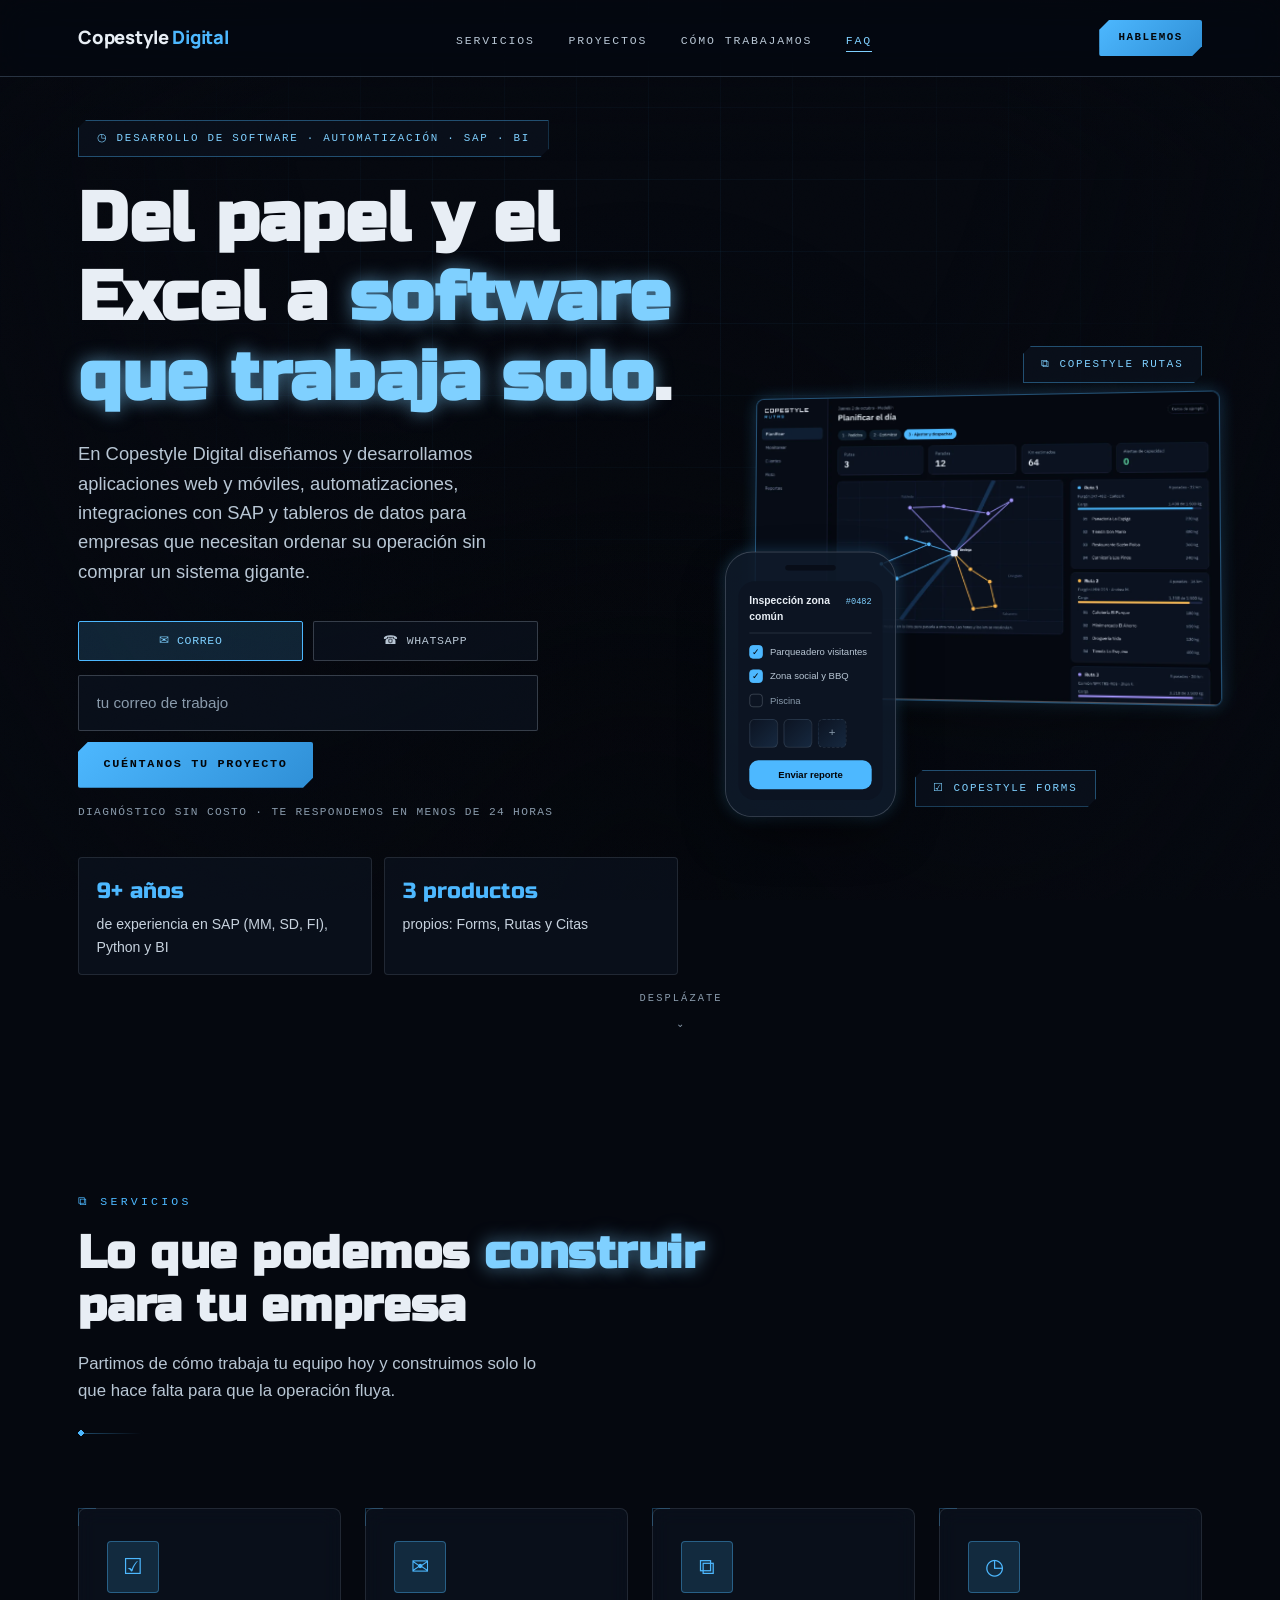
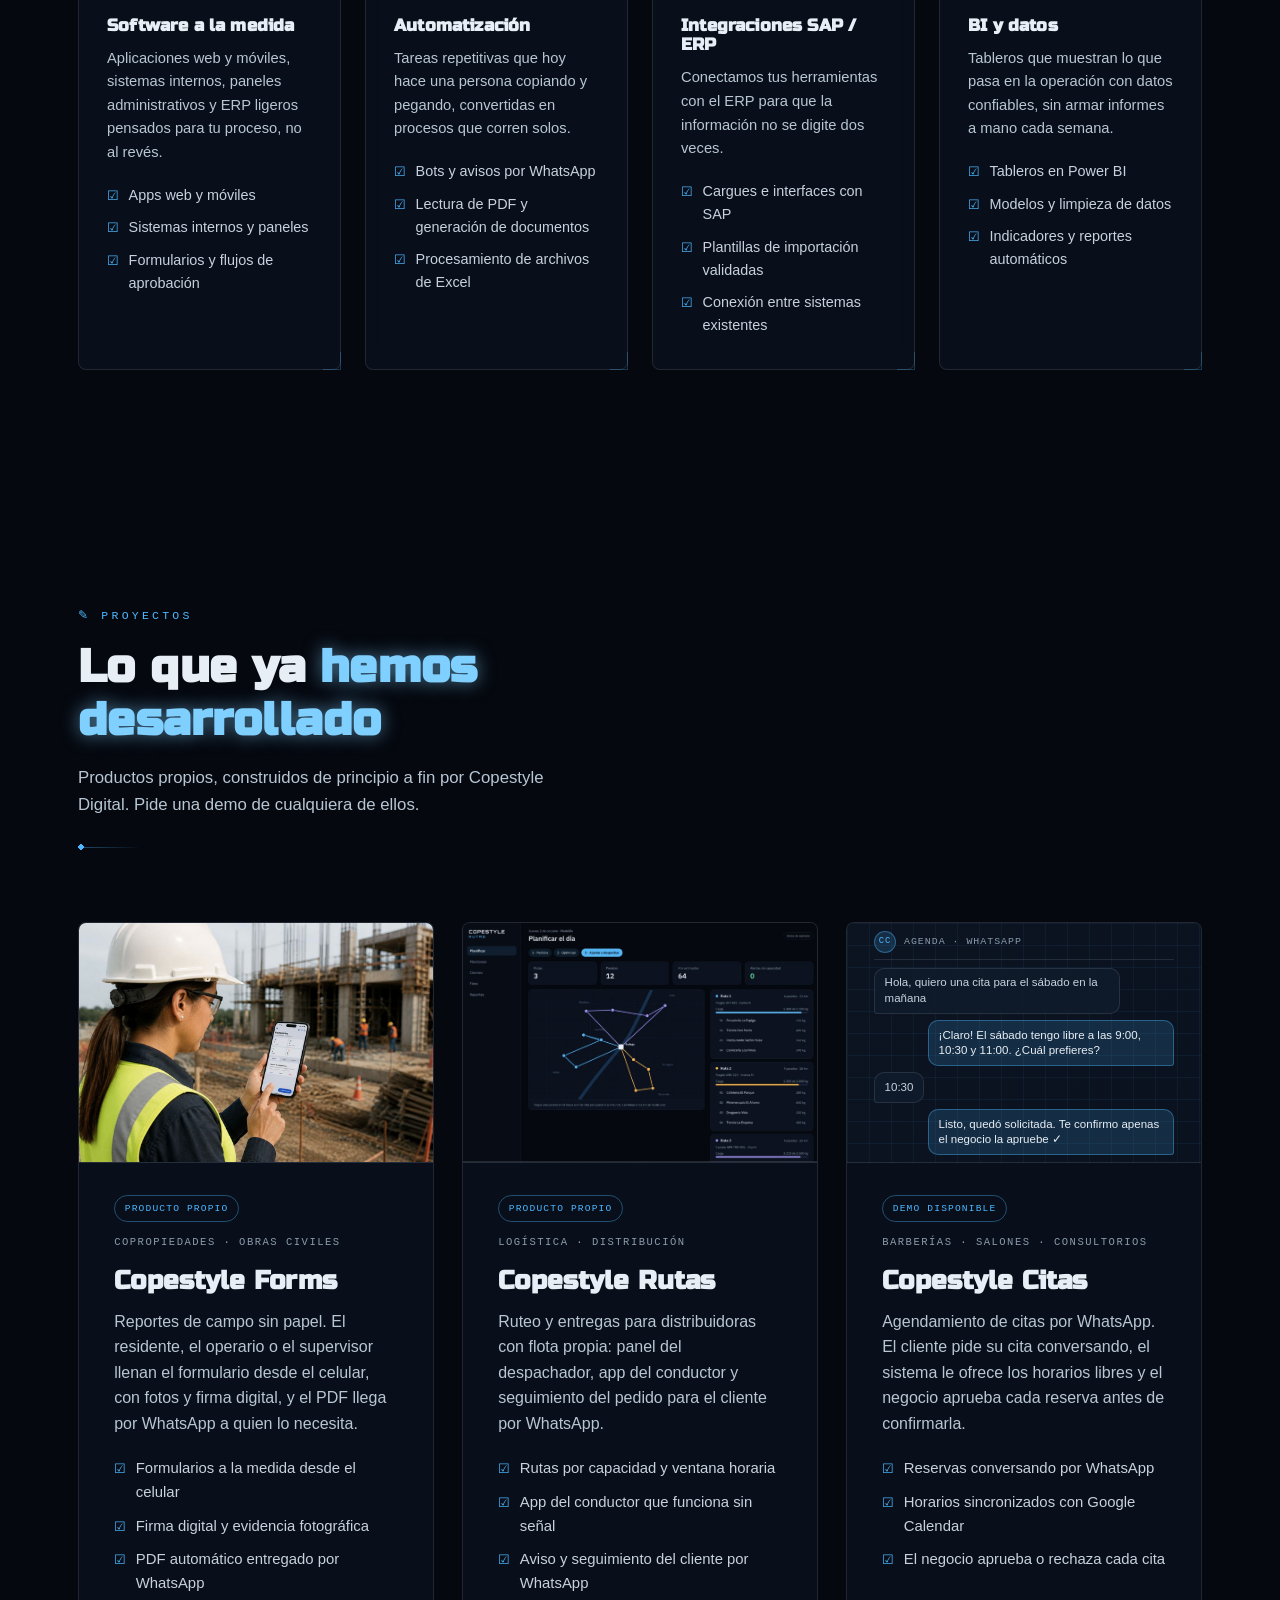
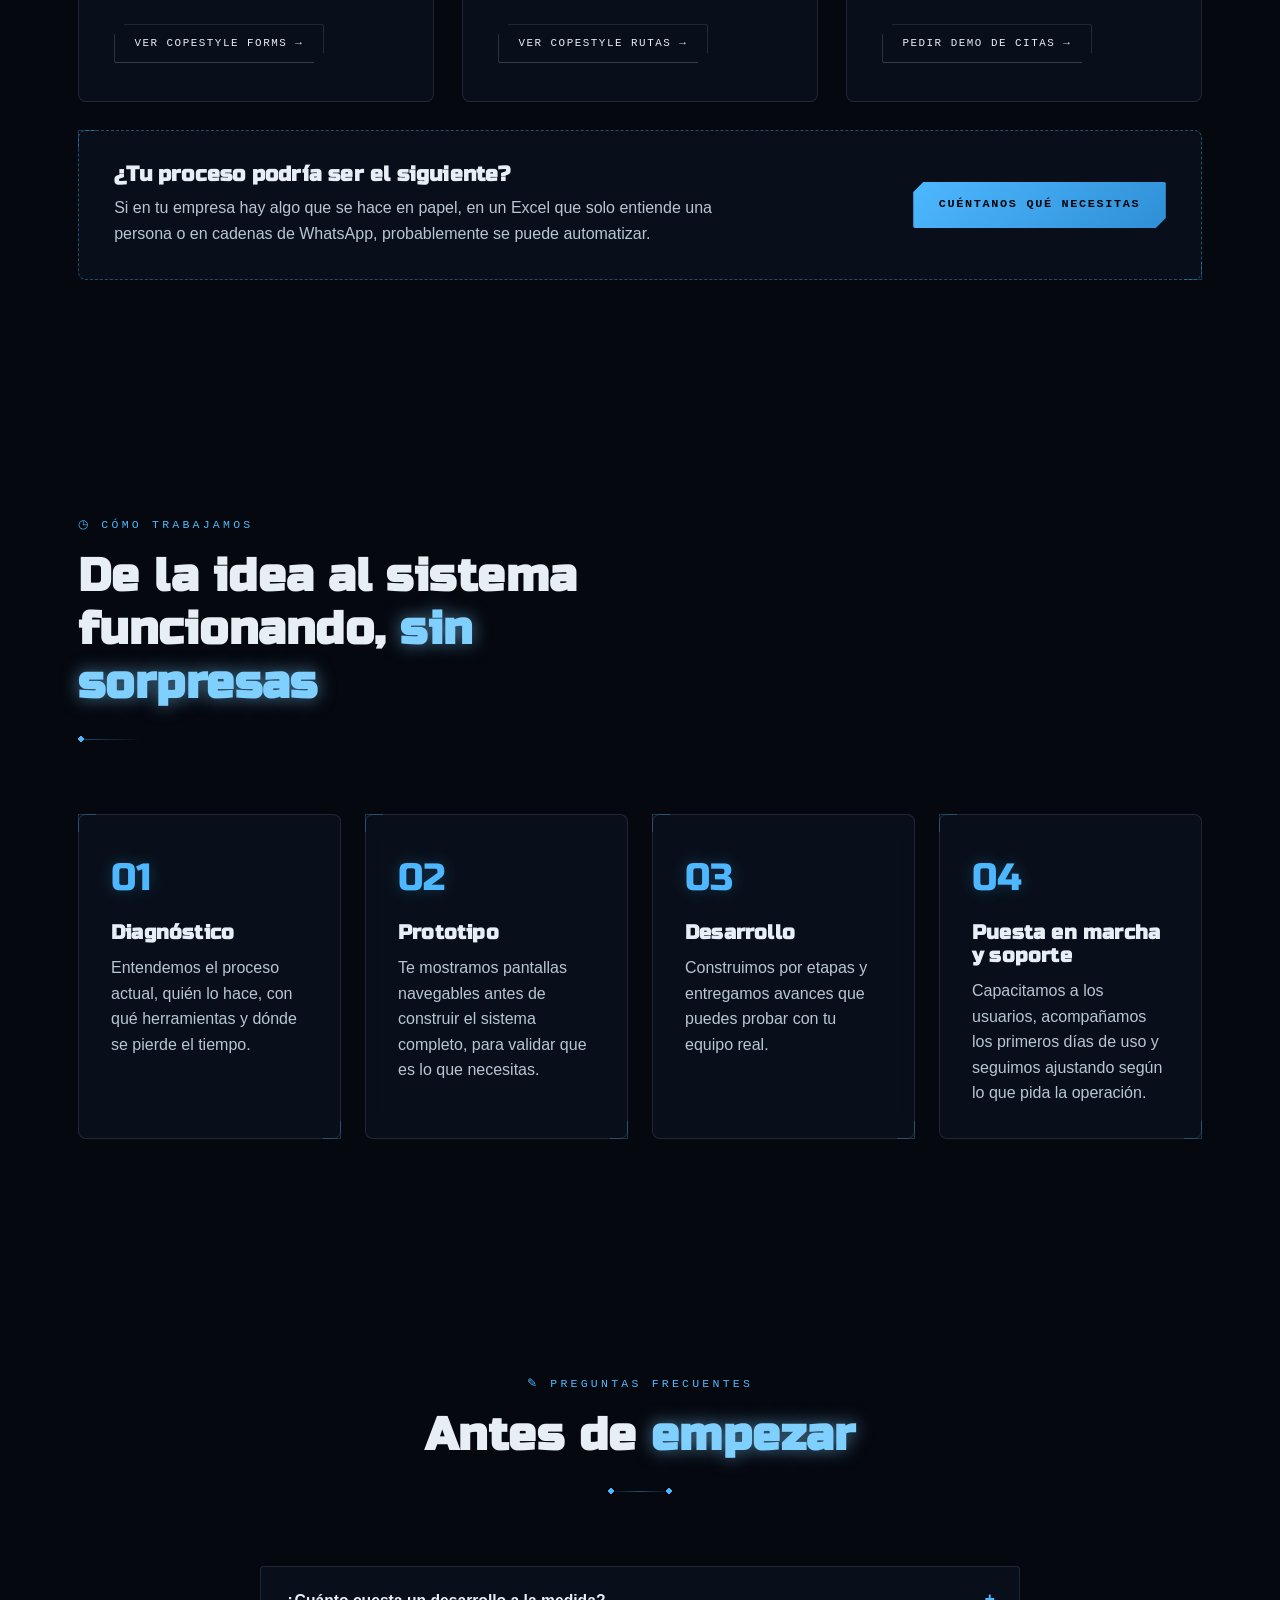
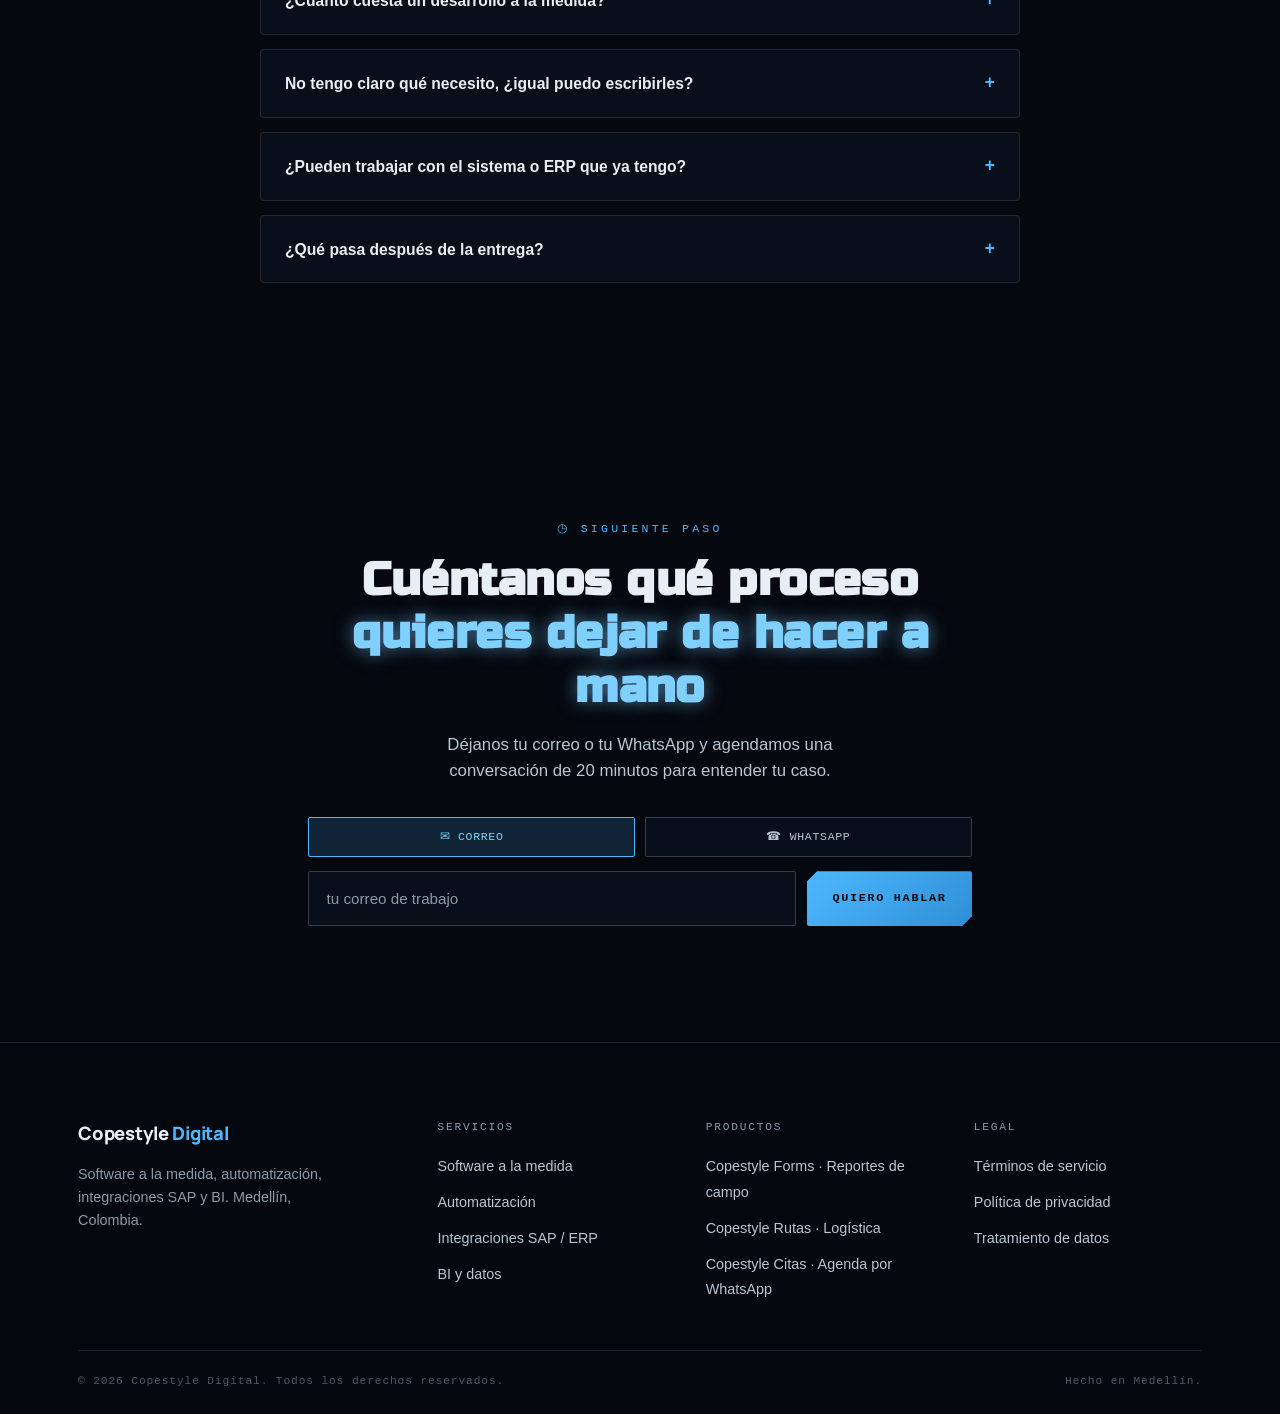
<file: index.html>
<!DOCTYPE html>
<html lang="es">
<head>
<meta charset="UTF-8" />
<meta name="viewport" content="width=device-width, initial-scale=1.0" />
<title>Copestyle Digital — Desarrollo de software a la medida</title>
<meta name="description" content="Copestyle Digital desarrolla software a la medida, automatizaciones, integraciones con SAP y tableros de BI para empresas que todavía operan con papel, Excel y WhatsApp." />

<link rel="icon" type="image/png" href="assets/LogoCopestyle.png">
<link rel="apple-touch-icon" href="assets/LogoCopestyle.png">

<meta property="og:type" content="website" />
<meta property="og:url" content="https://copestyleforms.github.io/copestyle-forms-landing/" />
<meta property="og:title" content="Copestyle Digital — Desarrollo de software a la medida" />
<meta property="og:description" content="Software a la medida, automatizaciones, integraciones con SAP y BI para operaciones que todavía viven en papel, Excel y WhatsApp." />
<meta property="og:image" content="https://copestyleforms.github.io/copestyle-forms-landing/assets/rutas/despachador-optimizar.webp" />
<meta name="twitter:card" content="summary_large_image" />
<meta name="twitter:title" content="Copestyle Digital — Desarrollo de software a la medida" />
<meta name="twitter:description" content="Software a la medida, automatizaciones, integraciones con SAP y BI para operaciones que todavía viven en papel, Excel y WhatsApp." />
<meta name="twitter:image" content="https://copestyleforms.github.io/copestyle-forms-landing/assets/rutas/despachador-optimizar.webp" />

<link rel="preconnect" href="https://fonts.googleapis.com">
<link rel="preconnect" href="https://fonts.gstatic.com" crossorigin>
<link href="https://fonts.googleapis.com/css2?family=Russo+One&family=Manrope:wght@700;800&display=swap" rel="stylesheet">

<link rel="stylesheet" href="css/reset.css">
<link rel="stylesheet" href="css/layout.css">
<link rel="stylesheet" href="css/components.css">
<link rel="stylesheet" href="css/animations.css">
<link rel="stylesheet" href="css/rutas.css">
<link rel="stylesheet" href="css/home.css">
</head>
<body>

<div class="scroll-progress" id="scroll-progress" aria-hidden="true"></div>

<div class="vignette" aria-hidden="true"></div>
<div class="blueprint-grid" aria-hidden="true"></div>
<div class="grain" aria-hidden="true"></div>

<nav class="nav">
  <div class="container nav__inner">
    <div class="nav__brand">
      <a href="index.html" class="nav__wordmark">Copestyle <span>Digital</span></a>
    </div>
    <ul class="nav__links">
      <li><a href="#servicios">Servicios</a></li>
      <li><a href="#proyectos">Proyectos</a></li>
      <li><a href="#proceso">Cómo trabajamos</a></li>
      <li><a href="#faq">FAQ</a></li>
    </ul>
    <div class="nav__actions">
      <a href="#contacto" class="btn btn--primary btn--sm">Hablemos</a>
      <button type="button" class="nav__toggle" id="nav-toggle" aria-label="Abrir menú" aria-expanded="false" aria-controls="nav-mobile-menu">
        <span class="nav__toggle-bar"></span>
        <span class="nav__toggle-bar"></span>
        <span class="nav__toggle-bar"></span>
      </button>
    </div>
  </div>
  <div class="nav__mobile-menu" id="nav-mobile-menu">
    <ul class="nav__mobile-links">
      <li><a href="#servicios">Servicios</a></li>
      <li><a href="#proyectos">Proyectos</a></li>
      <li><a href="#proceso">Cómo trabajamos</a></li>
      <li><a href="#faq">FAQ</a></li>
      <li><a href="forms.html">Copestyle Forms ↗</a></li>
      <li><a href="rutas.html">Copestyle Rutas ↗</a></li>
    </ul>
  </div>
</nav>

<main>

  <!-- HERO -->
  <section class="hero" id="hero">
    <div class="container hero__grid home-hero__grid">
      <div class="hero__content">
        <span class="badge hero__badge">◷ Desarrollo de software · Automatización · SAP · BI</span>
        <h1 class="hero__title">Del papel y el Excel a <em>software que trabaja solo</em>.</h1>
        <p class="hero__lead">En Copestyle Digital diseñamos y desarrollamos aplicaciones web y móviles, automatizaciones, integraciones con SAP y tableros de datos para empresas que necesitan ordenar su operación sin comprar un sistema gigante.</p>

        <form class="hero__form demo-form" id="hero-form" data-source="home-hero" data-toast="contacto" novalidate>
          <div class="contact-toggle" role="radiogroup" aria-label="Cómo prefieres que te contactemos">
            <label class="contact-toggle__option">
              <input type="radio" name="contactMethod" value="email" checked>
              <span>✉ Correo</span>
            </label>
            <label class="contact-toggle__option">
              <input type="radio" name="contactMethod" value="whatsapp">
              <span>☎ WhatsApp</span>
            </label>
          </div>
          <label class="visually-hidden" for="hero-email">Correo de trabajo</label>
          <input class="field" type="email" id="hero-email" name="email" placeholder="tu correo de trabajo" autocomplete="email" required>
          <label class="visually-hidden" for="hero-phone">Número de WhatsApp</label>
          <input class="field is-hidden" type="tel" id="hero-phone" name="phone" placeholder="tu número de WhatsApp" autocomplete="tel">
          <input type="text" name="empresa" class="field-trap" tabindex="-1" autocomplete="off" aria-hidden="true">
          <button class="btn btn--primary" type="submit">Cuéntanos tu proyecto</button>
        </form>
        <p class="hero__meta">Diagnóstico sin costo · Te respondemos en menos de 24 horas</p>

        <div class="home-proof">
          <div class="home-proof__item">
            <span class="home-proof__value">9+ años</span>
            <span class="home-proof__label">de experiencia en SAP (MM, SD, FI), Python y BI</span>
          </div>
          <div class="home-proof__item">
            <span class="home-proof__value">3 productos</span>
            <span class="home-proof__label">propios: Forms, Rutas y Citas</span>
          </div>
        </div>
      </div>

      <div class="hero__visual home-hero__visual" aria-hidden="true">
        <figure class="screen-frame home-hero__screen">
          <img src="assets/rutas/despachador-optimizar.webp" alt="" width="1600" height="1067">
        </figure>
        <div class="phone-mock home-hero__phone">
          <div class="phone-mock__notch"></div>
          <div class="phone-mock__screen">
            <div class="phone-mock__head">
              <span class="phone-mock__head-title">Inspección zona común</span>
              <span class="phone-mock__head-folio">#0482</span>
            </div>
            <div class="phone-mock__field is-done"><span class="phone-mock__check">✓</span><span>Parqueadero visitantes</span></div>
            <div class="phone-mock__field is-done"><span class="phone-mock__check">✓</span><span>Zona social y BBQ</span></div>
            <div class="phone-mock__field"><span class="phone-mock__check"></span><span>Piscina</span></div>
            <div class="phone-mock__photos">
              <span class="phone-mock__photo"></span>
              <span class="phone-mock__photo"></span>
              <span class="phone-mock__photo is-add">+</span>
            </div>
            <div class="phone-mock__submit">Enviar reporte</div>
          </div>
        </div>
        <span class="badge home-hero__tag home-hero__tag--1">⧉ Copestyle Rutas</span>
        <span class="badge home-hero__tag home-hero__tag--2">☑ Copestyle Forms</span>
      </div>
    </div>
    <div class="scroll-hint">
      <span>Desplázate</span>
      <span aria-hidden="true">⌄</span>
    </div>
  </section>

  <!-- SERVICIOS -->
  <section class="section" id="servicios">
    <div class="container">
      <div class="section__header reveal">
        <span class="kicker">⧉ Servicios</span>
        <h2 class="section__title">Lo que podemos <em>construir</em> para tu empresa</h2>
        <p class="section__lead">Partimos de cómo trabaja tu equipo hoy y construimos solo lo que hace falta para que la operación fluya.</p>
      </div>

      <div class="home-services reveal reveal-stagger">
        <article class="panel feature-card home-service">
          <div class="feature-card__icon" aria-hidden="true">☑</div>
          <h3 class="feature-card__title">Software a la medida</h3>
          <p class="feature-card__desc">Aplicaciones web y móviles, sistemas internos, paneles administrativos y ERP ligeros pensados para tu proceso, no al revés.</p>
          <ul class="home-service__list">
            <li>Apps web y móviles</li>
            <li>Sistemas internos y paneles</li>
            <li>Formularios y flujos de aprobación</li>
          </ul>
        </article>

        <article class="panel feature-card home-service">
          <div class="feature-card__icon" aria-hidden="true">✉</div>
          <h3 class="feature-card__title">Automatización</h3>
          <p class="feature-card__desc">Tareas repetitivas que hoy hace una persona copiando y pegando, convertidas en procesos que corren solos.</p>
          <ul class="home-service__list">
            <li>Bots y avisos por WhatsApp</li>
            <li>Lectura de PDF y generación de documentos</li>
            <li>Procesamiento de archivos de Excel</li>
          </ul>
        </article>

        <article class="panel feature-card home-service">
          <div class="feature-card__icon" aria-hidden="true">⧉</div>
          <h3 class="feature-card__title">Integraciones SAP / ERP</h3>
          <p class="feature-card__desc">Conectamos tus herramientas con el ERP para que la información no se digite dos veces.</p>
          <ul class="home-service__list">
            <li>Cargues e interfaces con SAP</li>
            <li>Plantillas de importación validadas</li>
            <li>Conexión entre sistemas existentes</li>
          </ul>
        </article>

        <article class="panel feature-card home-service">
          <div class="feature-card__icon" aria-hidden="true">◷</div>
          <h3 class="feature-card__title">BI y datos</h3>
          <p class="feature-card__desc">Tableros que muestran lo que pasa en la operación con datos confiables, sin armar informes a mano cada semana.</p>
          <ul class="home-service__list">
            <li>Tableros en Power BI</li>
            <li>Modelos y limpieza de datos</li>
            <li>Indicadores y reportes automáticos</li>
          </ul>
        </article>
      </div>
    </div>
  </section>

  <!-- PROYECTOS -->
  <section class="section" id="proyectos">
    <div class="container">
      <div class="section__header reveal">
        <span class="kicker">✎ Proyectos</span>
        <h2 class="section__title">Lo que ya <em>hemos desarrollado</em></h2>
        <p class="section__lead">Productos propios, construidos de principio a fin por Copestyle Digital. Pide una demo de cualquiera de ellos.</p>
      </div>

      <div class="home-projects reveal reveal-stagger">
        <article class="panel home-project">
          <a href="forms.html" class="home-project__media" tabindex="-1" aria-hidden="true">
            <img src="assets/sector-obra.jpg" alt="" loading="lazy">
          </a>
          <div class="home-project__body">
            <div class="home-project__meta">
              <span class="template-item__tag">Producto propio</span>
              <span class="home-project__sector">Copropiedades · Obras civiles</span>
            </div>
            <h3 class="home-project__title">Copestyle Forms</h3>
            <p class="home-project__desc">Reportes de campo sin papel. El residente, el operario o el supervisor llenan el formulario desde el celular, con fotos y firma digital, y el PDF llega por WhatsApp a quien lo necesita.</p>
            <ul class="home-project__list">
              <li>Formularios a la medida desde el celular</li>
              <li>Firma digital y evidencia fotográfica</li>
              <li>PDF automático entregado por WhatsApp</li>
            </ul>
            <a href="forms.html" class="btn btn--ghost btn--sm">Ver Copestyle Forms →</a>
          </div>
        </article>

        <article class="panel home-project">
          <a href="rutas.html" class="home-project__media" tabindex="-1" aria-hidden="true">
            <img src="assets/rutas/despachador-optimizar.webp" alt="" loading="lazy">
          </a>
          <div class="home-project__body">
            <div class="home-project__meta">
              <span class="template-item__tag">Producto propio</span>
              <span class="home-project__sector">Logística · Distribución</span>
            </div>
            <h3 class="home-project__title">Copestyle Rutas</h3>
            <p class="home-project__desc">Ruteo y entregas para distribuidoras con flota propia: panel del despachador, app del conductor y seguimiento del pedido para el cliente por WhatsApp.</p>
            <ul class="home-project__list">
              <li>Rutas por capacidad y ventana horaria</li>
              <li>App del conductor que funciona sin señal</li>
              <li>Aviso y seguimiento del cliente por WhatsApp</li>
            </ul>
            <a href="rutas.html" class="btn btn--ghost btn--sm">Ver Copestyle Rutas →</a>
          </div>
        </article>
        <article class="panel home-project">
          <a href="#contacto" class="home-project__media home-project__media--chat" tabindex="-1" aria-hidden="true">
            <div class="chat-mock">
              <div class="chat-mock__head"><span class="chat-mock__avatar">CC</span><span>Agenda · WhatsApp</span></div>
              <div class="chat-mock__msg chat-mock__msg--in">Hola, quiero una cita para el sábado en la mañana</div>
              <div class="chat-mock__msg chat-mock__msg--out">¡Claro! El sábado tengo libre a las 9:00, 10:30 y 11:00. ¿Cuál prefieres?</div>
              <div class="chat-mock__msg chat-mock__msg--in">10:30</div>
              <div class="chat-mock__msg chat-mock__msg--out">Listo, quedó solicitada. Te confirmo apenas el negocio la apruebe ✓</div>
            </div>
          </a>
          <div class="home-project__body">
            <div class="home-project__meta">
              <span class="template-item__tag">Demo disponible</span>
              <span class="home-project__sector">Barberías · Salones · Consultorios</span>
            </div>
            <h3 class="home-project__title">Copestyle Citas</h3>
            <p class="home-project__desc">Agendamiento de citas por WhatsApp. El cliente pide su cita conversando, el sistema le ofrece los horarios libres y el negocio aprueba cada reserva antes de confirmarla.</p>
            <ul class="home-project__list">
              <li>Reservas conversando por WhatsApp</li>
              <li>Horarios sincronizados con Google Calendar</li>
              <li>El negocio aprueba o rechaza cada cita</li>
            </ul>
            <a href="#contacto" class="btn btn--ghost btn--sm">Pedir demo de Citas →</a>
          </div>
        </article>
      </div>

      <div class="panel home-next reveal">
        <div>
          <h3 class="home-next__title">¿Tu proceso podría ser el siguiente?</h3>
          <p class="home-next__desc">Si en tu empresa hay algo que se hace en papel, en un Excel que solo entiende una persona o en cadenas de WhatsApp, probablemente se puede automatizar.</p>
        </div>
        <a href="#contacto" class="btn btn--primary">Cuéntanos qué necesitas</a>
      </div>
    </div>
  </section>

  <!-- PROCESO -->
  <section class="section" id="proceso">
    <div class="container">
      <div class="section__header reveal">
        <span class="kicker">◷ Cómo trabajamos</span>
        <h2 class="section__title">De la idea al sistema funcionando, <em>sin sorpresas</em></h2>
      </div>

      <div class="home-process reveal reveal-stagger">
        <article class="panel rutas-step">
          <span class="rutas-step__num">01</span>
          <h3 class="rutas-step__title">Diagnóstico</h3>
          <p class="rutas-step__desc">Entendemos el proceso actual, quién lo hace, con qué herramientas y dónde se pierde el tiempo.</p>
        </article>
        <article class="panel rutas-step">
          <span class="rutas-step__num">02</span>
          <h3 class="rutas-step__title">Prototipo</h3>
          <p class="rutas-step__desc">Te mostramos pantallas navegables antes de construir el sistema completo, para validar que es lo que necesitas.</p>
        </article>
        <article class="panel rutas-step">
          <span class="rutas-step__num">03</span>
          <h3 class="rutas-step__title">Desarrollo</h3>
          <p class="rutas-step__desc">Construimos por etapas y entregamos avances que puedes probar con tu equipo real.</p>
        </article>
        <article class="panel rutas-step">
          <span class="rutas-step__num">04</span>
          <h3 class="rutas-step__title">Puesta en marcha y soporte</h3>
          <p class="rutas-step__desc">Capacitamos a los usuarios, acompañamos los primeros días de uso y seguimos ajustando según lo que pida la operación.</p>
        </article>
      </div>
    </div>
  </section>

  <!-- FAQ -->
  <section class="section" id="faq">
    <div class="container">
      <div class="section__header section__header--center reveal">
        <span class="kicker">✎ Preguntas frecuentes</span>
        <h2 class="section__title">Antes de <em>empezar</em></h2>
      </div>

      <div class="faq-list reveal">
        <div class="faq-item">
          <button class="faq-question" aria-expanded="false">
            <span>¿Cuánto cuesta un desarrollo a la medida?</span>
            <span class="faq-icon" aria-hidden="true">+</span>
          </button>
          <div class="faq-answer">
            <p>Depende del alcance. Después del diagnóstico te enviamos una propuesta con lo que incluye, el valor y los tiempos, antes de que te comprometas con nada.</p>
          </div>
        </div>

        <div class="faq-item">
          <button class="faq-question" aria-expanded="false">
            <span>No tengo claro qué necesito, ¿igual puedo escribirles?</span>
            <span class="faq-icon" aria-hidden="true">+</span>
          </button>
          <div class="faq-answer">
            <p>Sí. Para eso es el diagnóstico: nos cuentas el problema con tus palabras y te decimos qué tiene sentido automatizar y qué no.</p>
          </div>
        </div>

        <div class="faq-item">
          <button class="faq-question" aria-expanded="false">
            <span>¿Pueden trabajar con el sistema o ERP que ya tengo?</span>
            <span class="faq-icon" aria-hidden="true">+</span>
          </button>
          <div class="faq-answer">
            <p>En la mayoría de casos, sí. Revisamos cómo exporta o recibe información tu sistema (archivos, plantillas o conexiones) y diseñamos la integración a partir de eso.</p>
          </div>
        </div>

        <div class="faq-item">
          <button class="faq-question" aria-expanded="false">
            <span>¿Qué pasa después de la entrega?</span>
            <span class="faq-icon" aria-hidden="true">+</span>
          </button>
          <div class="faq-answer">
            <p>Definimos contigo el plan de soporte y hosting según el proyecto, para que el sistema siga funcionando y se ajuste a medida que cambie tu operación.</p>
          </div>
        </div>
      </div>
    </div>
  </section>

  <!-- CONTACTO -->
  <section class="section cta-final" id="contacto">
    <div class="container">
      <div class="reveal">
        <span class="kicker">◷ Siguiente paso</span>
        <h2 class="section__title">Cuéntanos qué proceso <em>quieres dejar de hacer a mano</em></h2>
        <p class="section__lead section__lead--center">Déjanos tu correo o tu WhatsApp y agendamos una conversación de 20 minutos para entender tu caso.</p>
        <form class="cta-final__form demo-form" id="cta-form" data-source="home-contacto" data-toast="contacto" novalidate>
          <div class="contact-toggle" role="radiogroup" aria-label="Cómo prefieres que te contactemos">
            <label class="contact-toggle__option">
              <input type="radio" name="contactMethod" value="email" checked>
              <span>✉ Correo</span>
            </label>
            <label class="contact-toggle__option">
              <input type="radio" name="contactMethod" value="whatsapp">
              <span>☎ WhatsApp</span>
            </label>
          </div>
          <label class="visually-hidden" for="cta-email">Correo de trabajo</label>
          <input class="field" type="email" id="cta-email" name="email" placeholder="tu correo de trabajo" autocomplete="email" required>
          <label class="visually-hidden" for="cta-phone">Número de WhatsApp</label>
          <input class="field is-hidden" type="tel" id="cta-phone" name="phone" placeholder="tu número de WhatsApp" autocomplete="tel">
          <input type="text" name="empresa" class="field-trap" tabindex="-1" autocomplete="off" aria-hidden="true">
          <button class="btn btn--primary" type="submit">Quiero hablar</button>
        </form>
      </div>
    </div>
  </section>

</main>

<footer class="footer">
  <div class="container">
    <div class="footer__grid">
      <div class="footer__col">
        <div class="footer__brand">
          <span class="nav__wordmark">Copestyle <span>Digital</span></span>
        </div>
        <p class="footer__desc">Software a la medida, automatización, integraciones SAP y BI. Medellín, Colombia.</p>
      </div>

      <div class="footer__col">
        <p class="footer__col-title">Servicios</p>
        <ul>
          <li><a href="#servicios">Software a la medida</a></li>
          <li><a href="#servicios">Automatización</a></li>
          <li><a href="#servicios">Integraciones SAP / ERP</a></li>
          <li><a href="#servicios">BI y datos</a></li>
        </ul>
      </div>

      <div class="footer__col">
        <p class="footer__col-title">Productos</p>
        <ul>
          <li><a href="forms.html">Copestyle Forms · Reportes de campo</a></li>
          <li><a href="rutas.html">Copestyle Rutas · Logística</a></li>
          <li><a href="#proyectos">Copestyle Citas · Agenda por WhatsApp</a></li>
        </ul>
      </div>

      <div class="footer__col">
        <p class="footer__col-title">Legal</p>
        <ul>
          <li><a href="terminos-de-servicio.html">Términos de servicio</a></li>
          <li><a href="politica-de-privacidad.html">Política de privacidad</a></li>
          <li><a href="tratamiento-de-datos.html">Tratamiento de datos</a></li>
        </ul>
      </div>
    </div>

    <div class="footer__bottom">
      <span>© 2026 Copestyle Digital. Todos los derechos reservados.</span>
      <span>Hecho en Medellín.</span>
    </div>
  </div>
</footer>

<div class="toast" id="toast" role="status" aria-live="polite"></div>

<script src="js/interactions.js" defer></script>
<script src="js/forms.js" defer></script>
</body>
</html>
</file>
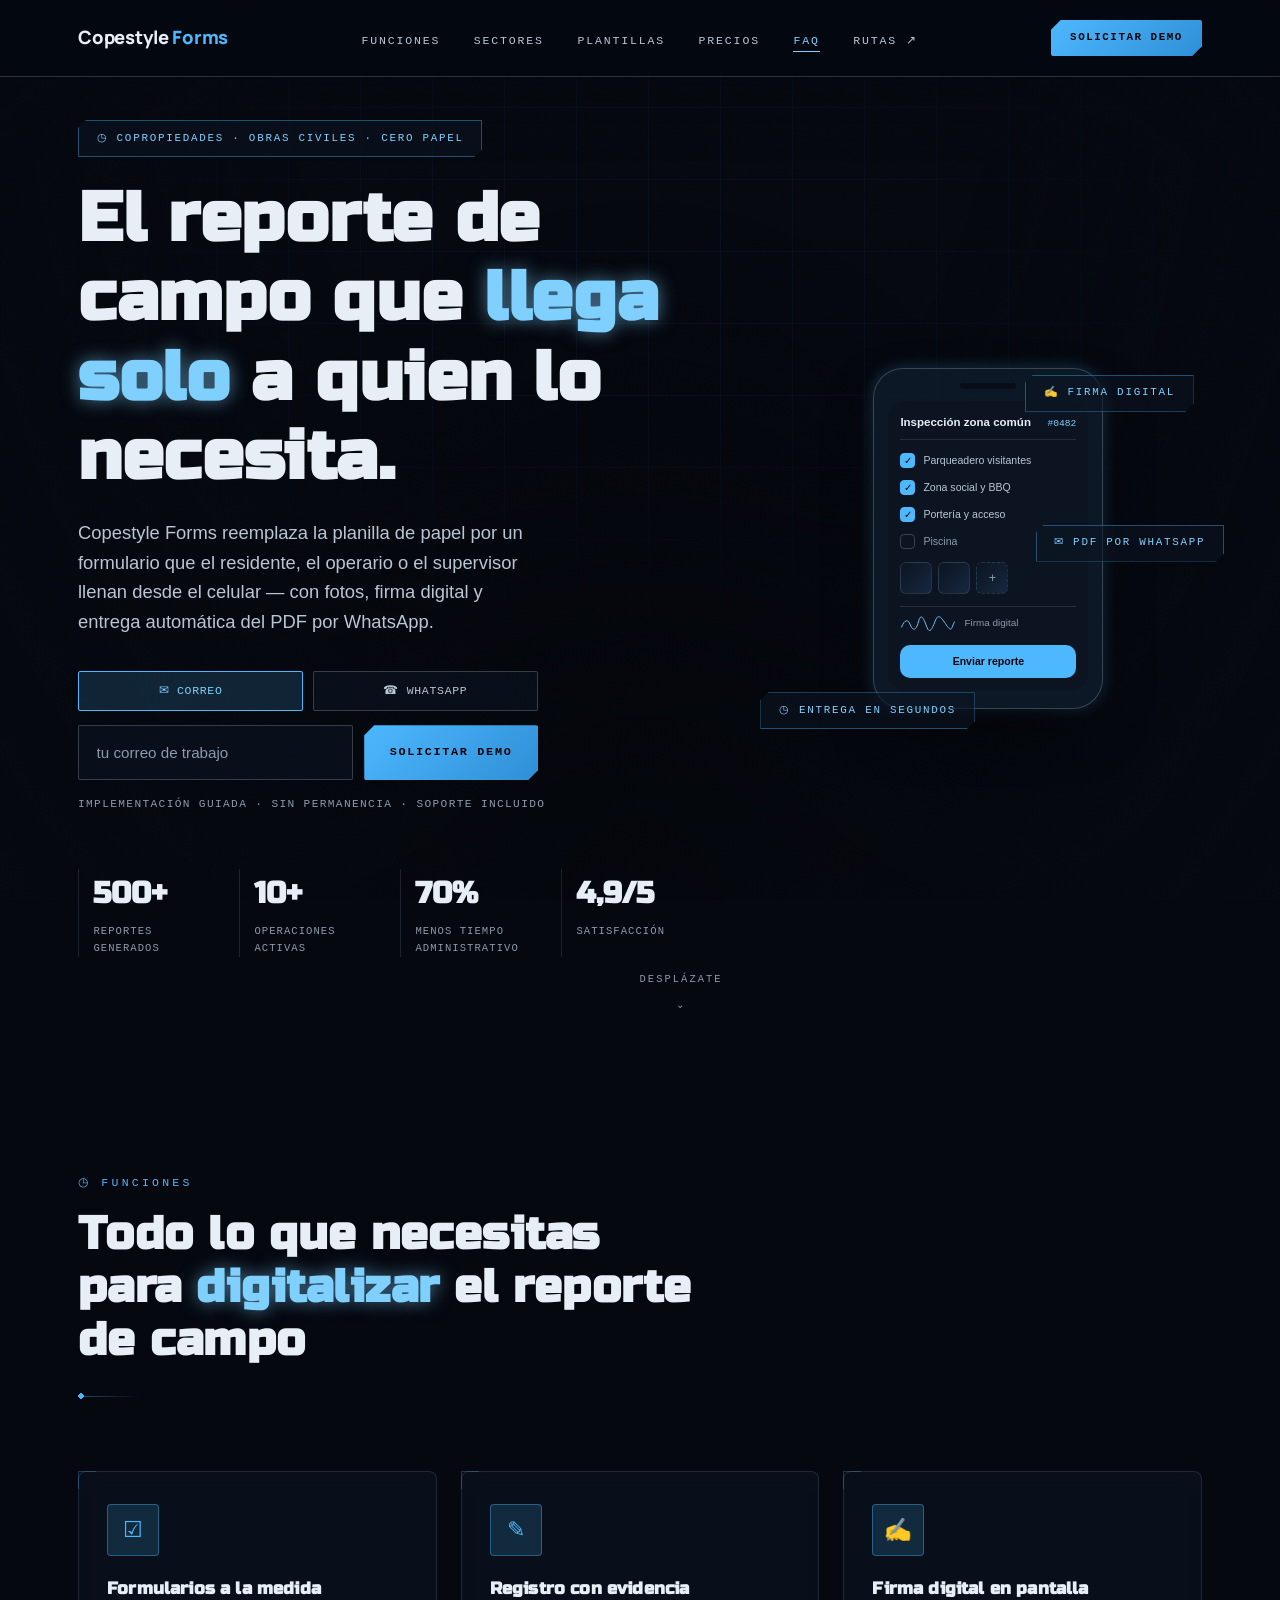
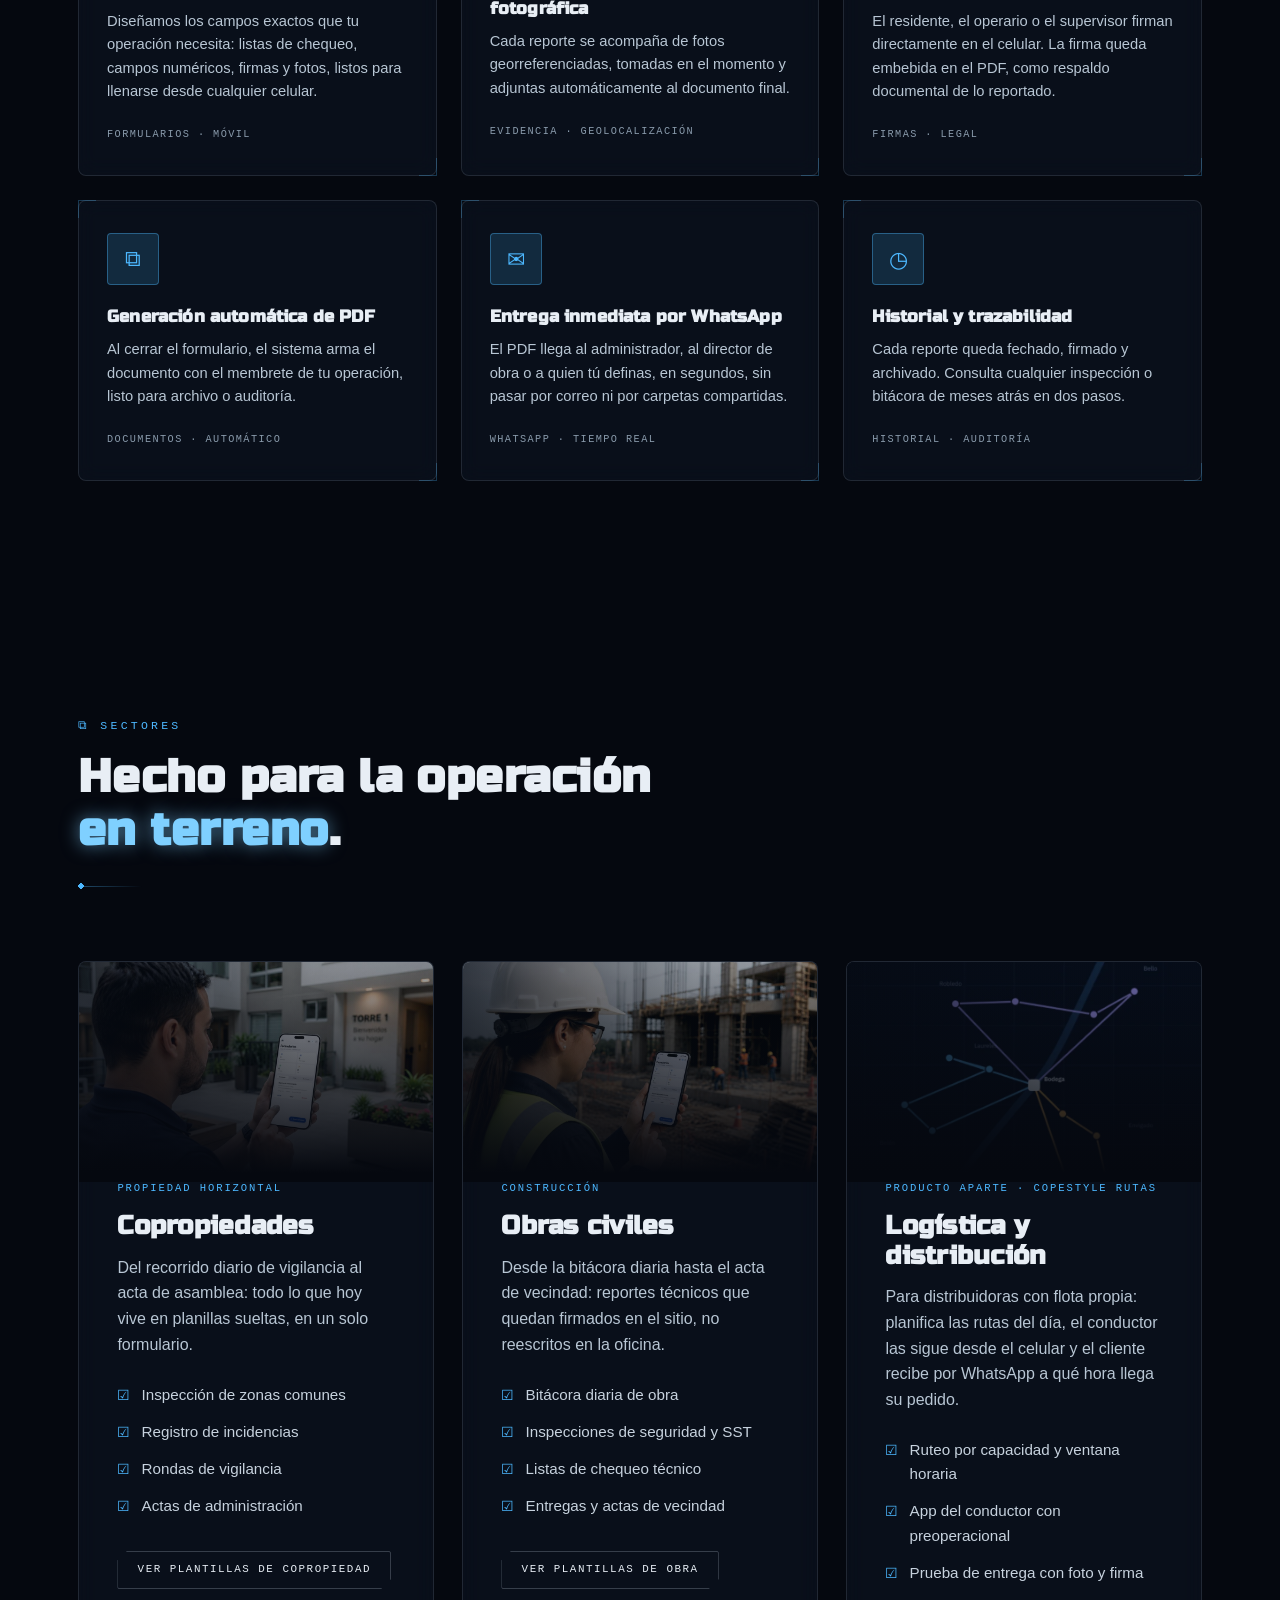
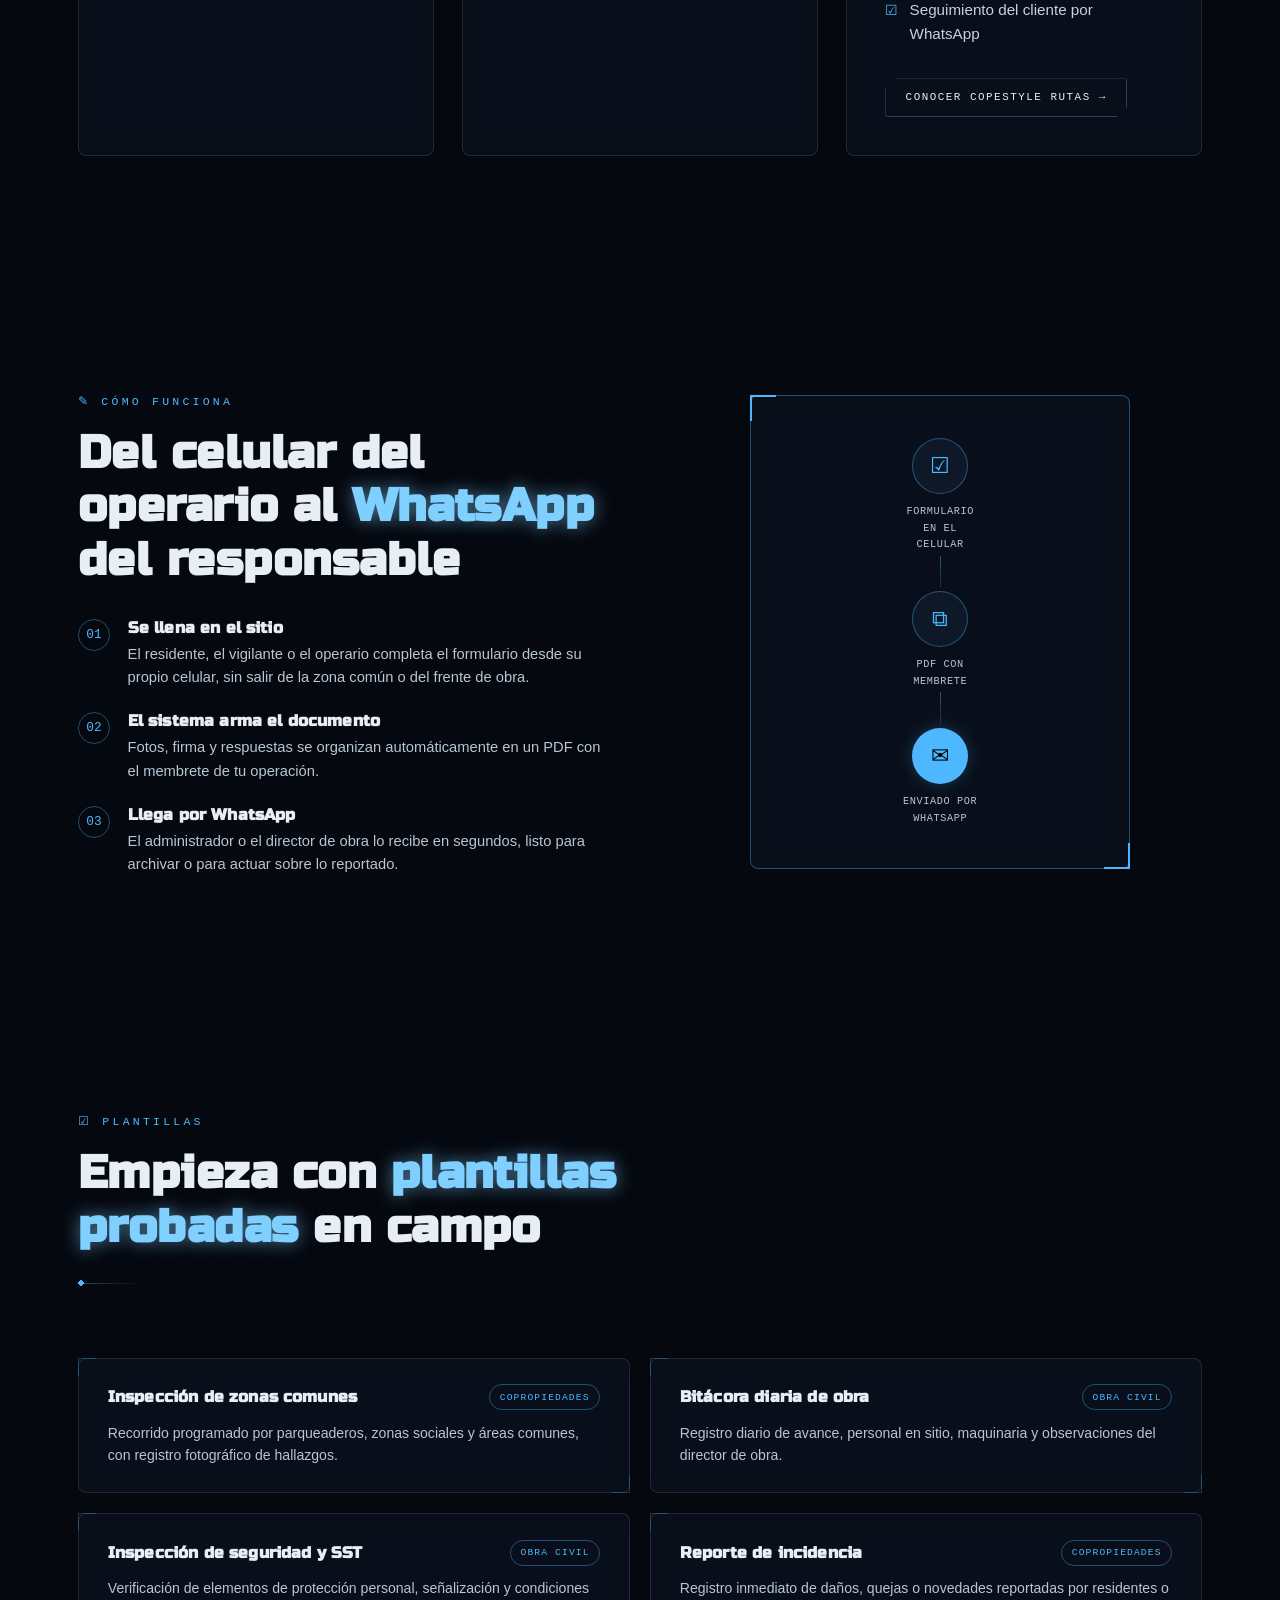
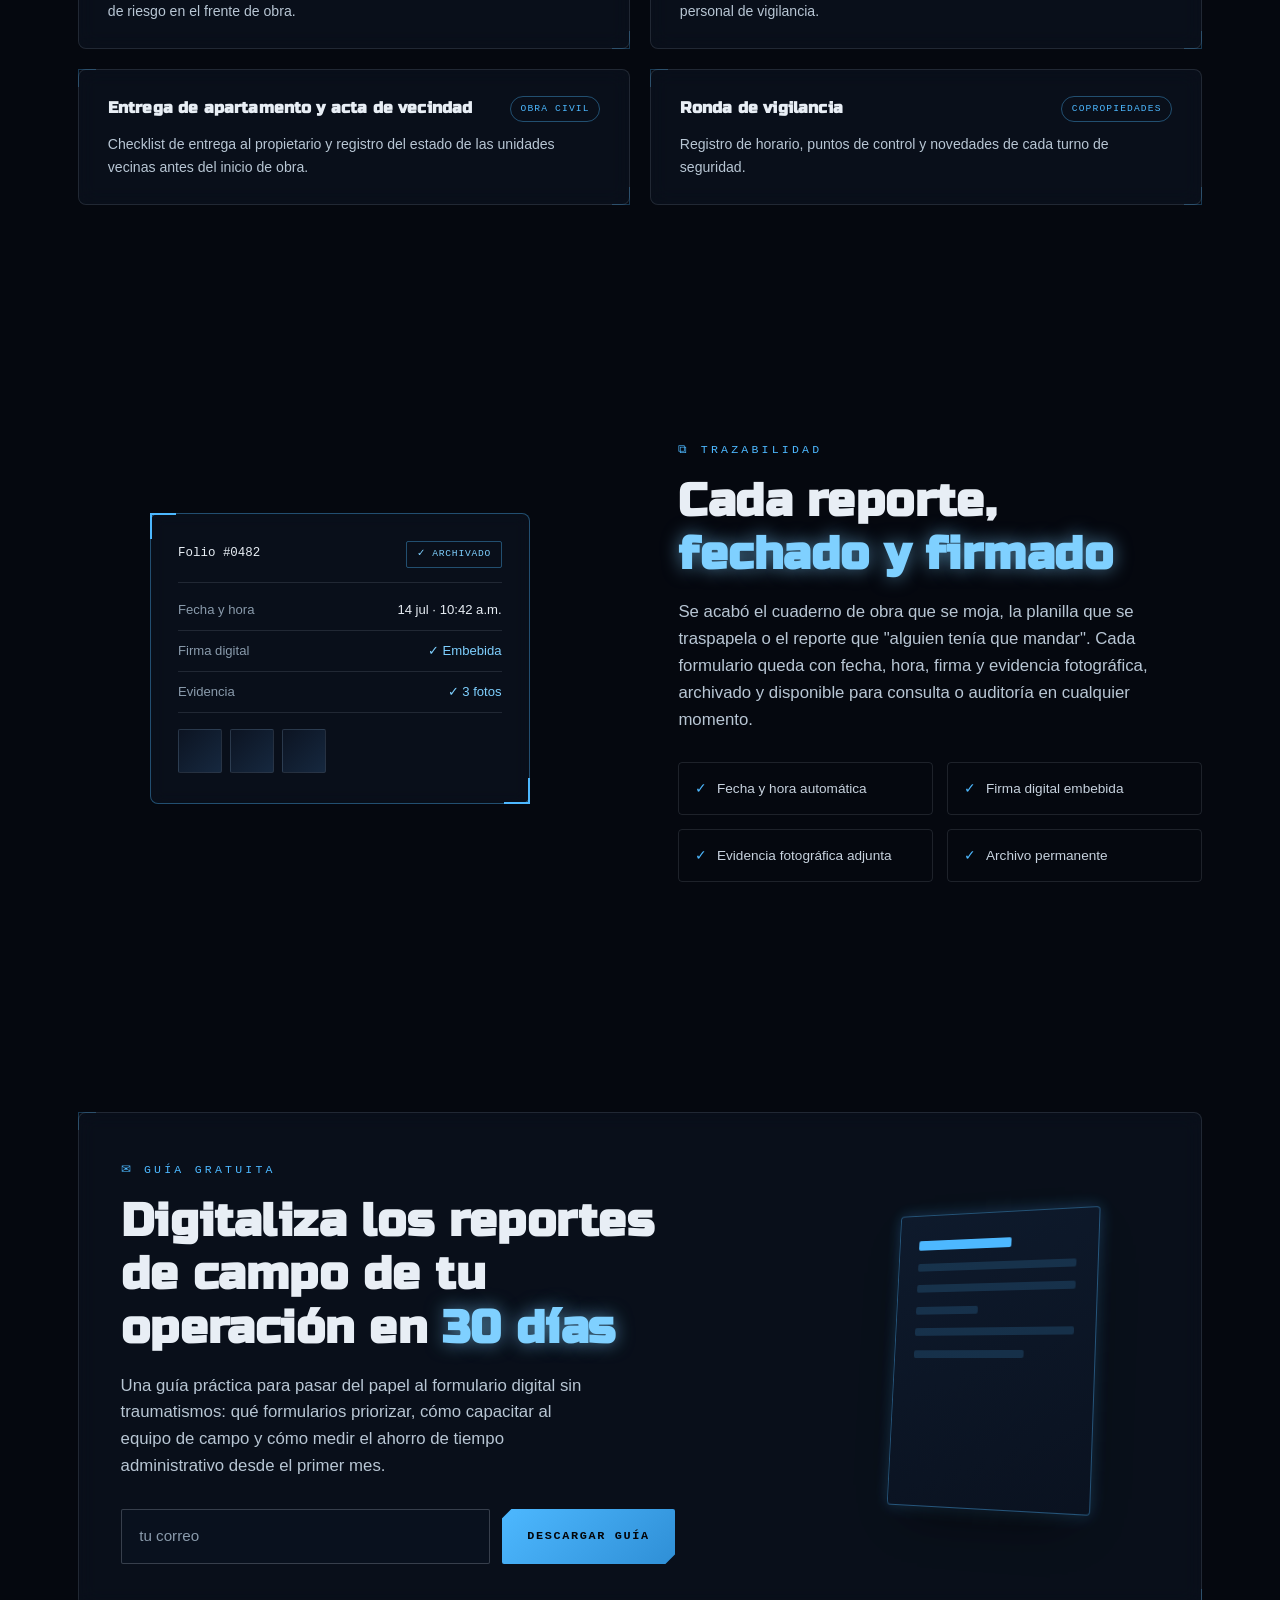
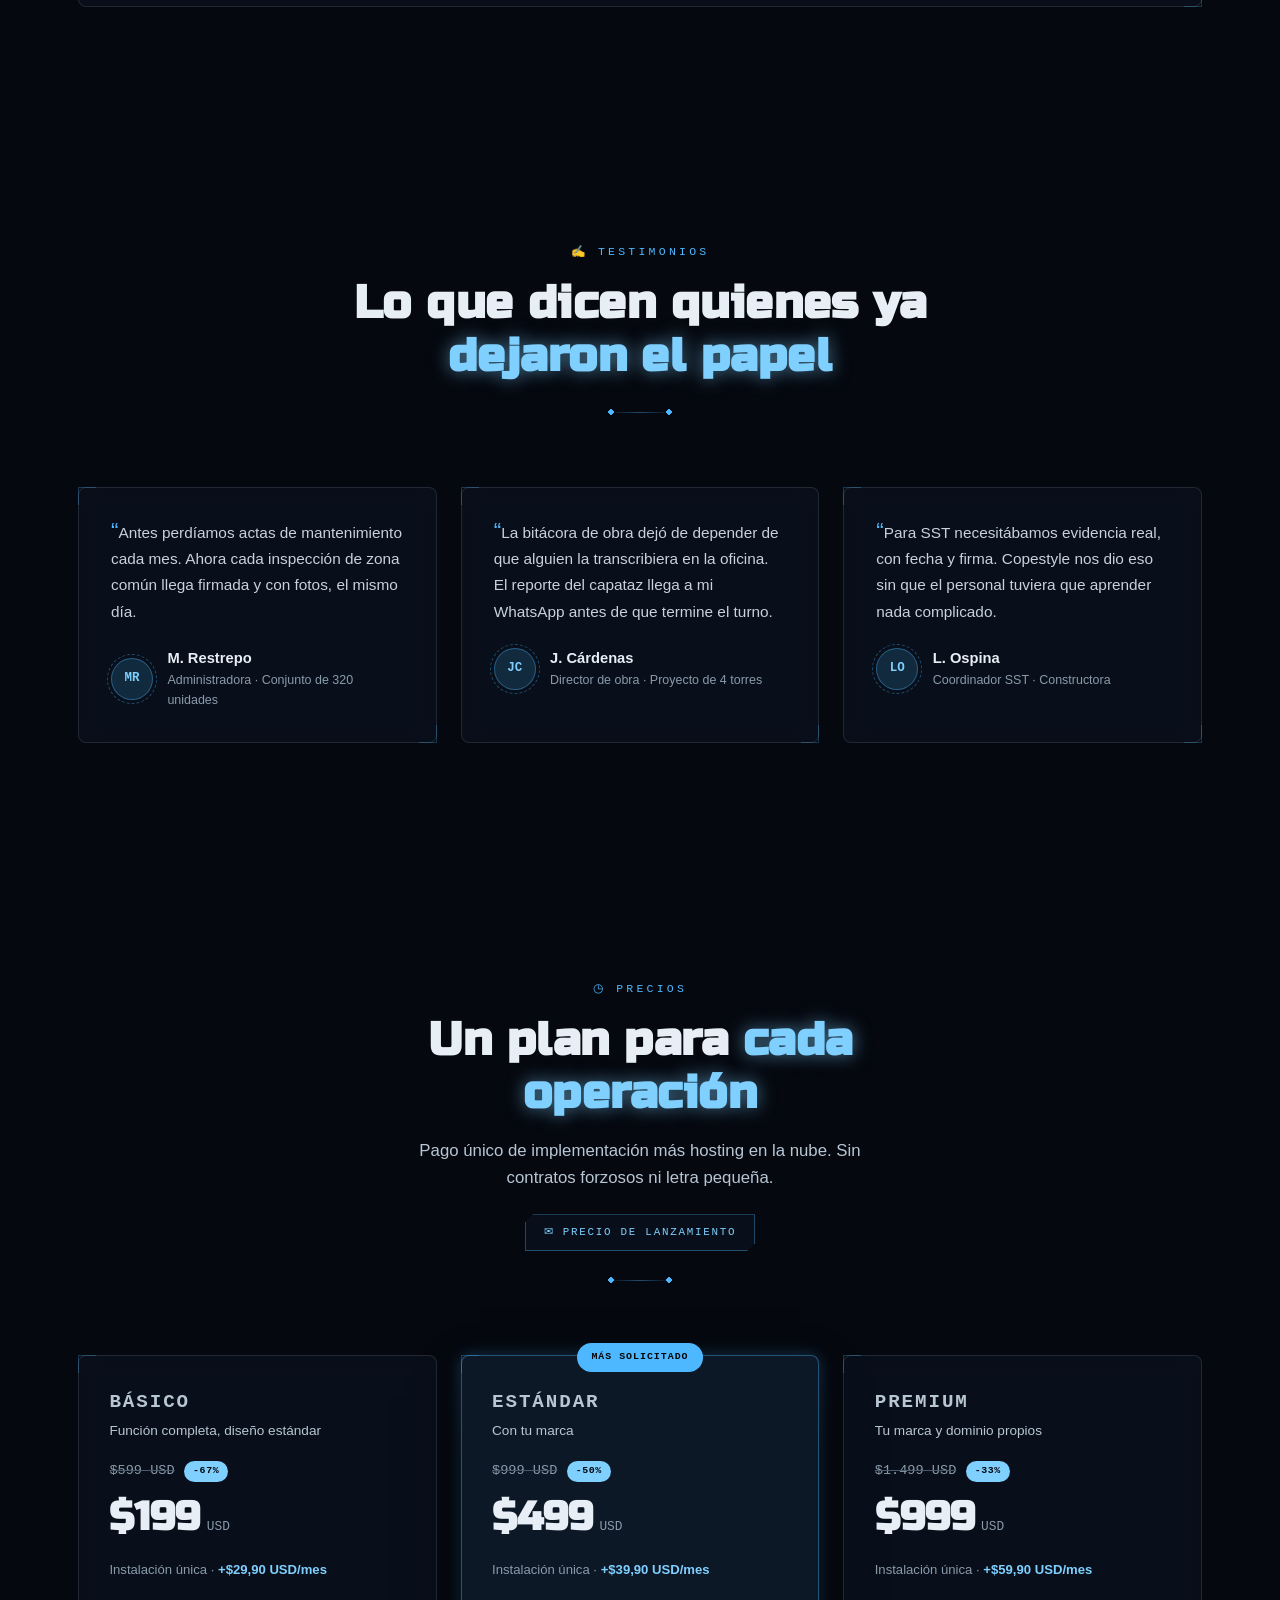
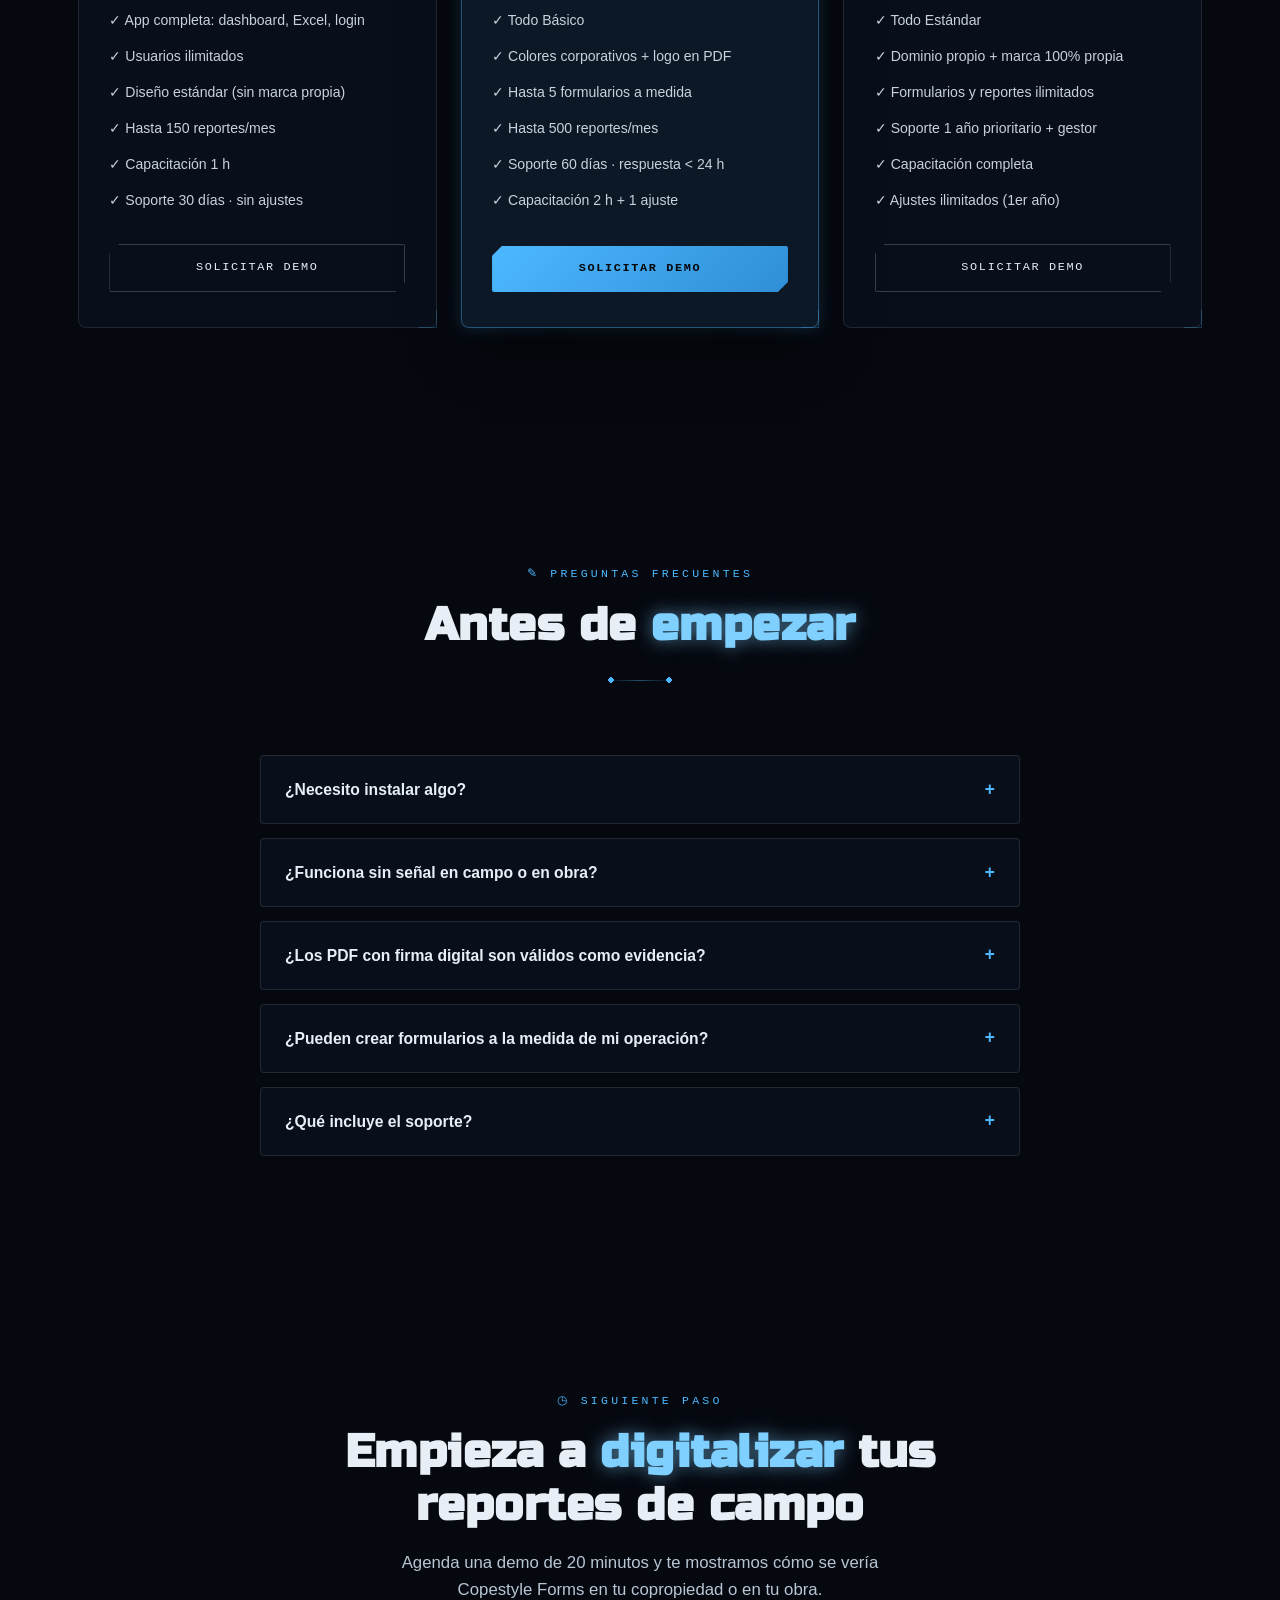
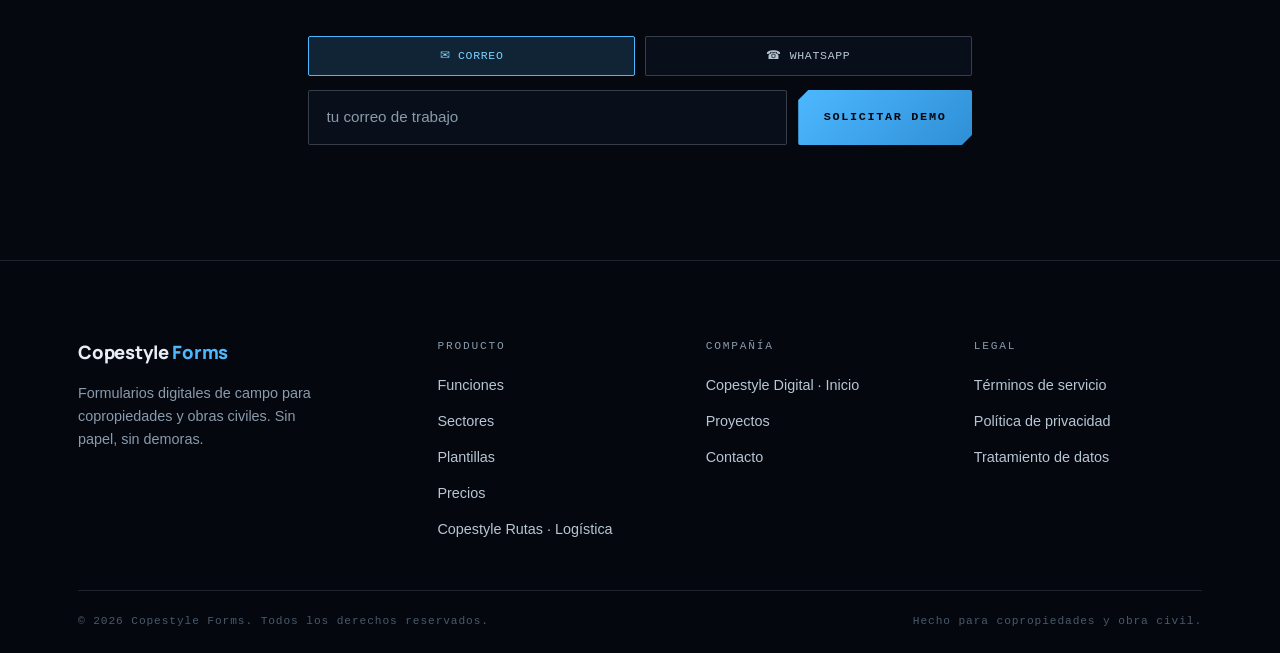
<file: forms.html>
<!DOCTYPE html>
<html lang="es">
<head>
<meta charset="UTF-8" />
<meta name="viewport" content="width=device-width, initial-scale=1.0" />
<title>Copestyle Forms — Reportes de campo sin papel</title>
<meta name="description" content="Copestyle Forms digitaliza los reportes de campo de copropiedades y obras civiles: formularios desde el celular, firma digital y entrega automática por WhatsApp." />

<link rel="icon" type="image/png" href="assets/LogoCopestyle.png">
<link rel="apple-touch-icon" href="assets/LogoCopestyle.png">

<meta property="og:type" content="website" />
<meta property="og:url" content="https://copestyleforms.github.io/copestyle-forms-landing/forms.html" />
<meta property="og:title" content="Copestyle Forms — Reportes de campo sin papel" />
<meta property="og:description" content="Copestyle Forms digitaliza los reportes de campo de copropiedades y obras civiles: formularios desde el celular, firma digital y entrega automática por WhatsApp." />
<meta property="og:image" content="https://copestyleforms.github.io/copestyle-forms-landing/assets/LogoCopestyle.png" />
<meta name="twitter:card" content="summary_large_image" />
<meta name="twitter:title" content="Copestyle Forms — Reportes de campo sin papel" />
<meta name="twitter:description" content="Copestyle Forms digitaliza los reportes de campo de copropiedades y obras civiles: formularios desde el celular, firma digital y entrega automática por WhatsApp." />
<meta name="twitter:image" content="https://copestyleforms.github.io/copestyle-forms-landing/assets/LogoCopestyle.png" />

<link rel="preconnect" href="https://fonts.googleapis.com">
<link rel="preconnect" href="https://fonts.gstatic.com" crossorigin>
<link href="https://fonts.googleapis.com/css2?family=Russo+One&family=Manrope:wght@700;800&display=swap" rel="stylesheet">

<link rel="stylesheet" href="css/reset.css">
<link rel="stylesheet" href="css/layout.css">
<link rel="stylesheet" href="css/components.css">
<link rel="stylesheet" href="css/animations.css">
</head>
<body>

<div class="scroll-progress" id="scroll-progress" aria-hidden="true"></div>

<div class="vignette" aria-hidden="true"></div>
<div class="blueprint-grid" aria-hidden="true"></div>
<div class="grain" aria-hidden="true"></div>

<nav class="nav">
  <div class="container nav__inner">
    <div class="nav__brand">
      <span class="nav__wordmark">Copestyle <span>Forms</span></span>
    </div>
    <ul class="nav__links">
      <li><a href="#funciones">Funciones</a></li>
      <li><a href="#sectores">Sectores</a></li>
      <li><a href="#plantillas">Plantillas</a></li>
      <li><a href="#precios">Precios</a></li>
      <li><a href="#faq">FAQ</a></li>
      <li><a href="rutas.html" class="nav__product-link">Rutas ↗</a></li>
    </ul>
    <div class="nav__actions">
      <a href="#hero-form" class="btn btn--primary btn--sm">Solicitar demo</a>
      <button type="button" class="nav__toggle" id="nav-toggle" aria-label="Abrir menú" aria-expanded="false" aria-controls="nav-mobile-menu">
        <span class="nav__toggle-bar"></span>
        <span class="nav__toggle-bar"></span>
        <span class="nav__toggle-bar"></span>
      </button>
    </div>
  </div>
  <div class="nav__mobile-menu" id="nav-mobile-menu">
    <ul class="nav__mobile-links">
      <li><a href="#funciones">Funciones</a></li>
      <li><a href="#sectores">Sectores</a></li>
      <li><a href="#plantillas">Plantillas</a></li>
      <li><a href="#precios">Precios</a></li>
      <li><a href="#faq">FAQ</a></li>
      <li><a href="rutas.html">Copestyle Rutas (logística) ↗</a></li>
    </ul>
  </div>
</nav>

<main>

  <!-- HERO -->
  <section class="hero" id="hero">
    <div class="container hero__grid">
      <div class="hero__content">
        <span class="badge hero__badge">◷ Copropiedades · Obras civiles · Cero papel</span>
        <h1 class="hero__title">El reporte de campo que <em>llega solo</em> a quien lo necesita.</h1>
        <p class="hero__lead">Copestyle Forms reemplaza la planilla de papel por un formulario que el residente, el operario o el supervisor llenan desde el celular — con fotos, firma digital y entrega automática del PDF por WhatsApp.</p>

        <form class="hero__form demo-form" id="hero-form" data-source="hero" novalidate>
          <div class="contact-toggle" role="radiogroup" aria-label="Cómo prefieres que te contactemos">
            <label class="contact-toggle__option">
              <input type="radio" name="contactMethod" value="email" checked>
              <span>✉ Correo</span>
            </label>
            <label class="contact-toggle__option">
              <input type="radio" name="contactMethod" value="whatsapp">
              <span>☎ WhatsApp</span>
            </label>
          </div>
          <label class="visually-hidden" for="hero-email">Correo de trabajo</label>
          <input class="field" type="email" id="hero-email" name="email" placeholder="tu correo de trabajo" autocomplete="email" required>
          <label class="visually-hidden" for="hero-phone">Número de WhatsApp</label>
          <input class="field is-hidden" type="tel" id="hero-phone" name="phone" placeholder="tu número de WhatsApp" autocomplete="tel">
          <input type="text" name="empresa" class="field-trap" tabindex="-1" autocomplete="off" aria-hidden="true">
          <button class="btn btn--primary" type="submit">Solicitar demo</button>
        </form>
        <p class="hero__meta">Implementación guiada · Sin permanencia · Soporte incluido</p>

        <div class="hero__stats">
          <div class="stat">
            <div class="stat__value">500+</div>
            <div class="stat__label">Reportes generados</div>
          </div>
          <div class="stat">
            <div class="stat__value">10+</div>
            <div class="stat__label">Operaciones activas</div>
          </div>
          <div class="stat">
            <div class="stat__value">70%</div>
            <div class="stat__label">Menos tiempo administrativo</div>
          </div>
          <div class="stat">
            <div class="stat__value">4,9/5</div>
            <div class="stat__label">Satisfacción</div>
          </div>
        </div>
      </div>

      <div class="hero__visual" aria-hidden="true">
        <div class="hero__halo">
          <div class="phone-mock">
            <div class="phone-mock__notch"></div>
            <div class="phone-mock__screen">
              <div class="phone-mock__head">
                <span class="phone-mock__head-title">Inspección zona común</span>
                <span class="phone-mock__head-folio">#0482</span>
              </div>
              <div class="phone-mock__field is-done">
                <span class="phone-mock__check">✓</span>
                <span>Parqueadero visitantes</span>
              </div>
              <div class="phone-mock__field is-done">
                <span class="phone-mock__check">✓</span>
                <span>Zona social y BBQ</span>
              </div>
              <div class="phone-mock__field is-done">
                <span class="phone-mock__check">✓</span>
                <span>Portería y acceso</span>
              </div>
              <div class="phone-mock__field">
                <span class="phone-mock__check"></span>
                <span>Piscina</span>
              </div>
              <div class="phone-mock__photos">
                <span class="phone-mock__photo"></span>
                <span class="phone-mock__photo"></span>
                <span class="phone-mock__photo is-add">+</span>
              </div>
              <div class="phone-mock__signature">
                <svg viewBox="0 0 140 32" class="phone-mock__signature-svg" preserveAspectRatio="none">
                  <path d="M4 24 C 12 8, 20 8, 26 20 S 40 32, 46 14 S 58 4, 66 22 S 80 28, 88 12 S 102 4, 116 20 S 128 26, 136 14" />
                </svg>
                <span>Firma digital</span>
              </div>
              <div class="phone-mock__submit">Enviar reporte</div>
            </div>
          </div>
          <span class="badge hero__halo-tag hero__halo-tag--1">✍ Firma digital</span>
          <span class="badge hero__halo-tag hero__halo-tag--2">✉ PDF por WhatsApp</span>
          <span class="badge hero__halo-tag hero__halo-tag--3">◷ Entrega en segundos</span>
        </div>
      </div>
    </div>
    <div class="scroll-hint">
      <span>Desplázate</span>
      <span aria-hidden="true">⌄</span>
    </div>
  </section>

  <!-- FUNCIONES -->
  <section class="section" id="funciones">
    <div class="container">
      <div class="section__header reveal">
        <span class="kicker">◷ Funciones</span>
        <h2 class="section__title">Todo lo que necesitas para <em>digitalizar</em> el reporte de campo</h2>
      </div>

      <div class="features-grid reveal reveal-stagger">
        <article class="panel feature-card">
          <div class="feature-card__icon" aria-hidden="true">☑</div>
          <h3 class="feature-card__title">Formularios a la medida</h3>
          <p class="feature-card__desc">Diseñamos los campos exactos que tu operación necesita: listas de chequeo, campos numéricos, firmas y fotos, listos para llenarse desde cualquier celular.</p>
          <p class="feature-card__meta">Formularios · Móvil</p>
        </article>

        <article class="panel feature-card">
          <div class="feature-card__icon" aria-hidden="true">✎</div>
          <h3 class="feature-card__title">Registro con evidencia fotográfica</h3>
          <p class="feature-card__desc">Cada reporte se acompaña de fotos georreferenciadas, tomadas en el momento y adjuntas automáticamente al documento final.</p>
          <p class="feature-card__meta">Evidencia · Geolocalización</p>
        </article>

        <article class="panel feature-card">
          <div class="feature-card__icon" aria-hidden="true">✍</div>
          <h3 class="feature-card__title">Firma digital en pantalla</h3>
          <p class="feature-card__desc">El residente, el operario o el supervisor firman directamente en el celular. La firma queda embebida en el PDF, como respaldo documental de lo reportado.</p>
          <p class="feature-card__meta">Firmas · Legal</p>
        </article>

        <article class="panel feature-card">
          <div class="feature-card__icon" aria-hidden="true">⧉</div>
          <h3 class="feature-card__title">Generación automática de PDF</h3>
          <p class="feature-card__desc">Al cerrar el formulario, el sistema arma el documento con el membrete de tu operación, listo para archivo o auditoría.</p>
          <p class="feature-card__meta">Documentos · Automático</p>
        </article>

        <article class="panel feature-card">
          <div class="feature-card__icon" aria-hidden="true">✉</div>
          <h3 class="feature-card__title">Entrega inmediata por WhatsApp</h3>
          <p class="feature-card__desc">El PDF llega al administrador, al director de obra o a quien tú definas, en segundos, sin pasar por correo ni por carpetas compartidas.</p>
          <p class="feature-card__meta">WhatsApp · Tiempo real</p>
        </article>

        <article class="panel feature-card">
          <div class="feature-card__icon" aria-hidden="true">◷</div>
          <h3 class="feature-card__title">Historial y trazabilidad</h3>
          <p class="feature-card__desc">Cada reporte queda fechado, firmado y archivado. Consulta cualquier inspección o bitácora de meses atrás en dos pasos.</p>
          <p class="feature-card__meta">Historial · Auditoría</p>
        </article>
      </div>
    </div>
  </section>

  <!-- SECTORES -->
  <section class="section" id="sectores">
    <div class="container">
      <div class="section__header reveal">
        <span class="kicker">⧉ Sectores</span>
        <h2 class="section__title">Hecho para la operación <em>en terreno</em>.</h2>
      </div>

      <div class="sectors-grid reveal reveal-stagger">
        <article class="panel sector-card">
          <div class="sector-card__media">
            <img src="assets/sector-copropiedades.jpg" alt="Zona común de una copropiedad en recorrido de inspección" loading="lazy">
          </div>
          <div class="sector-card__body">
            <span class="sector-card__tag">Propiedad horizontal</span>
            <h3 class="sector-card__title">Copropiedades</h3>
            <p class="sector-card__desc">Del recorrido diario de vigilancia al acta de asamblea: todo lo que hoy vive en planillas sueltas, en un solo formulario.</p>
            <ul class="sector-card__list">
              <li>Inspección de zonas comunes</li>
              <li>Registro de incidencias</li>
              <li>Rondas de vigilancia</li>
              <li>Actas de administración</li>
            </ul>
            <a href="#plantillas" class="btn btn--ghost btn--sm sector-card__cta">Ver plantillas de copropiedad</a>
          </div>
        </article>

        <article class="panel sector-card">
          <div class="sector-card__media">
            <img src="assets/sector-obra.jpg" alt="Frente de obra civil durante una inspección de seguridad" loading="lazy">
          </div>
          <div class="sector-card__body">
            <span class="sector-card__tag">Construcción</span>
            <h3 class="sector-card__title">Obras civiles</h3>
            <p class="sector-card__desc">Desde la bitácora diaria hasta el acta de vecindad: reportes técnicos que quedan firmados en el sitio, no reescritos en la oficina.</p>
            <ul class="sector-card__list">
              <li>Bitácora diaria de obra</li>
              <li>Inspecciones de seguridad y SST</li>
              <li>Listas de chequeo técnico</li>
              <li>Entregas y actas de vecindad</li>
            </ul>
            <a href="#plantillas" class="btn btn--ghost btn--sm sector-card__cta">Ver plantillas de obra</a>
          </div>
        </article>
        <article class="panel sector-card sector-card--product">
          <div class="sector-card__media">
            <img src="assets/sector-logistica.webp" alt="Mapa de Copestyle Rutas con tres rutas de entrega optimizadas saliendo de la bodega" loading="lazy">
          </div>
          <div class="sector-card__body">
            <span class="sector-card__tag">Producto aparte · Copestyle Rutas</span>
            <h3 class="sector-card__title">Logística y distribución</h3>
            <p class="sector-card__desc">Para distribuidoras con flota propia: planifica las rutas del día, el conductor las sigue desde el celular y el cliente recibe por WhatsApp a qué hora llega su pedido.</p>
            <ul class="sector-card__list">
              <li>Ruteo por capacidad y ventana horaria</li>
              <li>App del conductor con preoperacional</li>
              <li>Prueba de entrega con foto y firma</li>
              <li>Seguimiento del cliente por WhatsApp</li>
            </ul>
            <a href="rutas.html" class="btn btn--ghost btn--sm sector-card__cta">Conocer Copestyle Rutas →</a>
          </div>
        </article>
      </div>
    </div>
  </section>

  <!-- SPLIT: CÓMO FUNCIONA -->
  <section class="section" id="como-funciona">
    <div class="container split">
      <div class="split__text reveal">
        <span class="kicker">✎ Cómo funciona</span>
        <h2 class="section__title">Del celular del operario al <em>WhatsApp</em> del responsable</h2>
        <div class="split__steps">
          <div class="split__step">
            <span class="split__step-num">01</span>
            <div>
              <h3 class="split__step-title">Se llena en el sitio</h3>
              <p class="split__step-desc">El residente, el vigilante o el operario completa el formulario desde su propio celular, sin salir de la zona común o del frente de obra.</p>
            </div>
          </div>
          <div class="split__step">
            <span class="split__step-num">02</span>
            <div>
              <h3 class="split__step-title">El sistema arma el documento</h3>
              <p class="split__step-desc">Fotos, firma y respuestas se organizan automáticamente en un PDF con el membrete de tu operación.</p>
            </div>
          </div>
          <div class="split__step">
            <span class="split__step-num">03</span>
            <div>
              <h3 class="split__step-title">Llega por WhatsApp</h3>
              <p class="split__step-desc">El administrador o el director de obra lo recibe en segundos, listo para archivar o para actuar sobre lo reportado.</p>
            </div>
          </div>
        </div>
      </div>
      <div class="split__visual reveal">
        <div class="flow-mock" aria-hidden="true">
          <div class="flow-mock__step">
            <span class="flow-mock__icon">☑</span>
            <span class="flow-mock__label">Formulario en el celular</span>
          </div>
          <span class="flow-mock__connector"></span>
          <div class="flow-mock__step">
            <span class="flow-mock__icon">⧉</span>
            <span class="flow-mock__label">PDF con membrete</span>
          </div>
          <span class="flow-mock__connector"></span>
          <div class="flow-mock__step is-active">
            <span class="flow-mock__icon">✉</span>
            <span class="flow-mock__label">Enviado por WhatsApp</span>
          </div>
        </div>
      </div>
    </div>
  </section>

  <!-- PLANTILLAS -->
  <section class="section" id="plantillas">
    <div class="container">
      <div class="section__header reveal">
        <span class="kicker">☑ Plantillas</span>
        <h2 class="section__title">Empieza con <em>plantillas probadas</em> en campo</h2>
      </div>

      <div class="templates-list reveal reveal-stagger">
        <article class="panel template-item">
          <div class="template-item__head">
            <h3 class="template-item__name">Inspección de zonas comunes</h3>
            <span class="template-item__tag">Copropiedades</span>
          </div>
          <p class="template-item__desc">Recorrido programado por parqueaderos, zonas sociales y áreas comunes, con registro fotográfico de hallazgos.</p>
        </article>

        <article class="panel template-item">
          <div class="template-item__head">
            <h3 class="template-item__name">Bitácora diaria de obra</h3>
            <span class="template-item__tag">Obra civil</span>
          </div>
          <p class="template-item__desc">Registro diario de avance, personal en sitio, maquinaria y observaciones del director de obra.</p>
        </article>

        <article class="panel template-item">
          <div class="template-item__head">
            <h3 class="template-item__name">Inspección de seguridad y SST</h3>
            <span class="template-item__tag">Obra civil</span>
          </div>
          <p class="template-item__desc">Verificación de elementos de protección personal, señalización y condiciones de riesgo en el frente de obra.</p>
        </article>

        <article class="panel template-item">
          <div class="template-item__head">
            <h3 class="template-item__name">Reporte de incidencia</h3>
            <span class="template-item__tag">Copropiedades</span>
          </div>
          <p class="template-item__desc">Registro inmediato de daños, quejas o novedades reportadas por residentes o personal de vigilancia.</p>
        </article>

        <article class="panel template-item">
          <div class="template-item__head">
            <h3 class="template-item__name">Entrega de apartamento y acta de vecindad</h3>
            <span class="template-item__tag">Obra civil</span>
          </div>
          <p class="template-item__desc">Checklist de entrega al propietario y registro del estado de las unidades vecinas antes del inicio de obra.</p>
        </article>

        <article class="panel template-item">
          <div class="template-item__head">
            <h3 class="template-item__name">Ronda de vigilancia</h3>
            <span class="template-item__tag">Copropiedades</span>
          </div>
          <p class="template-item__desc">Registro de horario, puntos de control y novedades de cada turno de seguridad.</p>
        </article>
      </div>
    </div>
  </section>

  <!-- SPLIT: TRAZABILIDAD -->
  <section class="section" id="trazabilidad">
    <div class="container split split--reverse">
      <div class="split__text reveal">
        <span class="kicker">⧉ Trazabilidad</span>
        <h2 class="section__title">Cada reporte, <em>fechado y firmado</em></h2>
        <p class="section__lead">Se acabó el cuaderno de obra que se moja, la planilla que se traspapela o el reporte que "alguien tenía que mandar". Cada formulario queda con fecha, hora, firma y evidencia fotográfica, archivado y disponible para consulta o auditoría en cualquier momento.</p>
        <div class="split__points">
          <div class="split__point">Fecha y hora automática</div>
          <div class="split__point">Firma digital embebida</div>
          <div class="split__point">Evidencia fotográfica adjunta</div>
          <div class="split__point">Archivo permanente</div>
        </div>
      </div>
      <div class="split__visual reveal">
        <div class="record-mock" aria-hidden="true">
          <div class="record-mock__head">
            <span class="record-mock__folio">Folio #0482</span>
            <span class="record-mock__stamp">✓ Archivado</span>
          </div>
          <div class="record-mock__row">
            <span class="record-mock__label">Fecha y hora</span>
            <span class="record-mock__value">14 jul · 10:42 a.m.</span>
          </div>
          <div class="record-mock__row">
            <span class="record-mock__label">Firma digital</span>
            <span class="record-mock__value is-check">✓ Embebida</span>
          </div>
          <div class="record-mock__row">
            <span class="record-mock__label">Evidencia</span>
            <span class="record-mock__value is-check">✓ 3 fotos</span>
          </div>
          <div class="record-mock__photos">
            <span class="record-mock__photo"></span>
            <span class="record-mock__photo"></span>
            <span class="record-mock__photo"></span>
          </div>
        </div>
      </div>
    </div>
  </section>

  <!-- LEAD MAGNET -->
  <section class="section" id="guia">
    <div class="container">
      <div class="panel lead-magnet reveal">
        <div class="lead-magnet__panel">
          <span class="kicker">✉ Guía gratuita</span>
          <h2 class="section__title">Digitaliza los reportes de campo de tu operación en <em>30 días</em></h2>
          <p class="section__lead">Una guía práctica para pasar del papel al formulario digital sin traumatismos: qué formularios priorizar, cómo capacitar al equipo de campo y cómo medir el ahorro de tiempo administrativo desde el primer mes.</p>
          <form class="lead-magnet__form demo-form" id="guide-form" data-toast="guia" data-source="guia" novalidate>
            <label class="visually-hidden" for="guide-email">Correo para recibir la guía</label>
            <input class="field" type="email" id="guide-email" name="email" placeholder="tu correo" autocomplete="email" required>
            <input type="text" name="empresa" class="field-trap" tabindex="-1" autocomplete="off" aria-hidden="true">
            <button class="btn btn--primary" type="submit">Descargar guía</button>
          </form>
        </div>
        <div class="doc-3d-stage" aria-hidden="true">
          <div class="doc-3d">
            <div class="doc-3d__bar"></div>
            <div class="doc-3d__bar"></div>
            <div class="doc-3d__bar"></div>
            <div class="doc-3d__bar"></div>
            <div class="doc-3d__bar"></div>
            <div class="doc-3d__bar"></div>
          </div>
        </div>
      </div>
    </div>
  </section>

  <!-- TESTIMONIOS -->
  <section class="section" id="testimonios">
    <div class="container">
      <div class="section__header section__header--center reveal">
        <span class="kicker">✍ Testimonios</span>
        <h2 class="section__title">Lo que dicen quienes ya <em>dejaron el papel</em></h2>
      </div>

      <div class="testimonials-grid reveal reveal-stagger">
        <article class="panel testimonial-card">
          <p class="testimonial-card__quote">Antes perdíamos actas de mantenimiento cada mes. Ahora cada inspección de zona común llega firmada y con fotos, el mismo día.</p>
          <div class="testimonial-card__author">
            <div class="testimonial-card__avatar">MR</div>
            <div>
              <div class="testimonial-card__name">M. Restrepo</div>
              <div class="testimonial-card__role">Administradora · Conjunto de 320 unidades</div>
            </div>
          </div>
        </article>

        <article class="panel testimonial-card">
          <p class="testimonial-card__quote">La bitácora de obra dejó de depender de que alguien la transcribiera en la oficina. El reporte del capataz llega a mi WhatsApp antes de que termine el turno.</p>
          <div class="testimonial-card__author">
            <div class="testimonial-card__avatar">JC</div>
            <div>
              <div class="testimonial-card__name">J. Cárdenas</div>
              <div class="testimonial-card__role">Director de obra · Proyecto de 4 torres</div>
            </div>
          </div>
        </article>

        <article class="panel testimonial-card">
          <p class="testimonial-card__quote">Para SST necesitábamos evidencia real, con fecha y firma. Copestyle nos dio eso sin que el personal tuviera que aprender nada complicado.</p>
          <div class="testimonial-card__author">
            <div class="testimonial-card__avatar">LO</div>
            <div>
              <div class="testimonial-card__name">L. Ospina</div>
              <div class="testimonial-card__role">Coordinador SST · Constructora</div>
            </div>
          </div>
        </article>
      </div>
    </div>
  </section>

  <!-- PRECIOS -->
  <section class="section" id="precios">
    <div class="container">
      <div class="section__header section__header--center reveal">
        <span class="kicker">◷ Precios</span>
        <h2 class="section__title">Un plan para <em>cada operación</em></h2>
        <p class="section__lead">Pago único de implementación más hosting en la nube. Sin contratos forzosos ni letra pequeña.</p>
        <span class="badge">✉ Precio de lanzamiento</span>
      </div>

      <div class="pricing-grid reveal reveal-stagger">
        <article class="panel price-card">
          <h3 class="price-card__name">Básico</h3>
          <p class="price-card__tagline">Función completa, diseño estándar</p>
          <div class="price-card__was">
            <span class="price-card__old">$599 USD</span>
            <span class="price-card__discount">-67%</span>
          </div>
          <p class="price-card__price">
            <span class="price-card__amount">$199</span>
            <span class="price-card__currency">USD</span>
          </p>
          <p class="price-card__note">Instalación única · <strong>+$29,90 USD/mes</strong></p>
          <ul class="price-card__features">
            <li class="is-included">✓ App completa: dashboard, Excel, login</li>
            <li class="is-included">✓ Usuarios ilimitados</li>
            <li class="is-included">✓ Diseño estándar (sin marca propia)</li>
            <li class="is-included">✓ Hasta 150 reportes/mes</li>
            <li class="is-included">✓ Capacitación 1 h</li>
            <li class="is-included">✓ Soporte 30 días · sin ajustes</li>
          </ul>
          <button class="btn btn--ghost btn--block price-card__cta" data-plan="basico" type="button">Solicitar demo</button>
        </article>

        <article class="panel price-card price-card--featured">
          <span class="price-card__badge">Más solicitado</span>
          <h3 class="price-card__name">Estándar</h3>
          <p class="price-card__tagline">Con tu marca</p>
          <div class="price-card__was">
            <span class="price-card__old">$999 USD</span>
            <span class="price-card__discount">-50%</span>
          </div>
          <p class="price-card__price">
            <span class="price-card__amount">$499</span>
            <span class="price-card__currency">USD</span>
          </p>
          <p class="price-card__note">Instalación única · <strong>+$39,90 USD/mes</strong></p>
          <ul class="price-card__features">
            <li class="is-included">✓ Todo Básico</li>
            <li class="is-included">✓ Colores corporativos + logo en PDF</li>
            <li class="is-included">✓ Hasta 5 formularios a medida</li>
            <li class="is-included">✓ Hasta 500 reportes/mes</li>
            <li class="is-included">✓ Soporte 60 días · respuesta &lt; 24 h</li>
            <li class="is-included">✓ Capacitación 2 h + 1 ajuste</li>
          </ul>
          <button class="btn btn--primary btn--block price-card__cta" data-plan="estandar" type="button">Solicitar demo</button>
        </article>

        <article class="panel price-card">
          <h3 class="price-card__name">Premium</h3>
          <p class="price-card__tagline">Tu marca y dominio propios</p>
          <div class="price-card__was">
            <span class="price-card__old">$1.499 USD</span>
            <span class="price-card__discount">-33%</span>
          </div>
          <p class="price-card__price">
            <span class="price-card__amount">$999</span>
            <span class="price-card__currency">USD</span>
          </p>
          <p class="price-card__note">Instalación única · <strong>+$59,90 USD/mes</strong></p>
          <ul class="price-card__features">
            <li class="is-included">✓ Todo Estándar</li>
            <li class="is-included">✓ Dominio propio + marca 100% propia</li>
            <li class="is-included">✓ Formularios y reportes ilimitados</li>
            <li class="is-included">✓ Soporte 1 año prioritario + gestor</li>
            <li class="is-included">✓ Capacitación completa</li>
            <li class="is-included">✓ Ajustes ilimitados (1er año)</li>
          </ul>
          <button class="btn btn--ghost btn--block price-card__cta" data-plan="premium" type="button">Solicitar demo</button>
        </article>
      </div>
    </div>
  </section>

  <!-- FAQ -->
  <section class="section" id="faq">
    <div class="container">
      <div class="section__header section__header--center reveal">
        <span class="kicker">✎ Preguntas frecuentes</span>
        <h2 class="section__title">Antes de <em>empezar</em></h2>
      </div>

      <div class="faq-list reveal">
        <div class="faq-item">
          <button class="faq-question" aria-expanded="false">
            <span>¿Necesito instalar algo?</span>
            <span class="faq-icon" aria-hidden="true">+</span>
          </button>
          <div class="faq-answer">
            <p>No. Copestyle Forms funciona desde el navegador del celular o del computador, sin aplicación que descargar ni licencias individuales que gestionar.</p>
          </div>
        </div>

        <div class="faq-item">
          <button class="faq-question" aria-expanded="false">
            <span>¿Funciona sin señal en campo o en obra?</span>
            <span class="faq-icon" aria-hidden="true">+</span>
          </button>
          <div class="faq-answer">
            <p>Sí. El formulario se guarda en el dispositivo si no hay conexión y se envía automáticamente en cuanto el celular vuelve a tener señal.</p>
          </div>
        </div>

        <div class="faq-item">
          <button class="faq-question" aria-expanded="false">
            <span>¿Los PDF con firma digital son válidos como evidencia?</span>
            <span class="faq-icon" aria-hidden="true">+</span>
          </button>
          <div class="faq-answer">
            <p>El documento queda con fecha, hora, geolocalización y firma embebida, lo que lo convierte en un respaldo sólido para auditorías internas, procesos de SST o reclamaciones administrativas.</p>
          </div>
        </div>

        <div class="faq-item">
          <button class="faq-question" aria-expanded="false">
            <span>¿Pueden crear formularios a la medida de mi operación?</span>
            <span class="faq-icon" aria-hidden="true">+</span>
          </button>
          <div class="faq-answer">
            <p>Sí. Configuramos los campos, listas de chequeo y flujos según cómo trabaja tu copropiedad o tu obra, no al revés.</p>
          </div>
        </div>

        <div class="faq-item">
          <button class="faq-question" aria-expanded="false">
            <span>¿Qué incluye el soporte?</span>
            <span class="faq-icon" aria-hidden="true">+</span>
          </button>
          <div class="faq-answer">
            <p>Acompañamiento en la implementación inicial, ajustes a los formularios y resolución de dudas del equipo administrativo u operativo durante el periodo contratado.</p>
          </div>
        </div>
      </div>
    </div>
  </section>

  <!-- CTA FINAL -->
  <section class="section cta-final" id="cta-final">
    <div class="container">
      <div class="reveal">
        <span class="kicker">◷ Siguiente paso</span>
        <h2 class="section__title">Empieza a <em>digitalizar</em> tus reportes de campo</h2>
        <p class="section__lead section__lead--center">Agenda una demo de 20 minutos y te mostramos cómo se vería Copestyle Forms en tu copropiedad o en tu obra.</p>
        <form class="cta-final__form demo-form" id="cta-form" data-source="cta" novalidate>
          <div class="contact-toggle" role="radiogroup" aria-label="Cómo prefieres que te contactemos">
            <label class="contact-toggle__option">
              <input type="radio" name="contactMethod" value="email" checked>
              <span>✉ Correo</span>
            </label>
            <label class="contact-toggle__option">
              <input type="radio" name="contactMethod" value="whatsapp">
              <span>☎ WhatsApp</span>
            </label>
          </div>
          <label class="visually-hidden" for="cta-email">Correo de trabajo</label>
          <input class="field" type="email" id="cta-email" name="email" placeholder="tu correo de trabajo" autocomplete="email" required>
          <label class="visually-hidden" for="cta-phone">Número de WhatsApp</label>
          <input class="field is-hidden" type="tel" id="cta-phone" name="phone" placeholder="tu número de WhatsApp" autocomplete="tel">
          <input type="text" name="empresa" class="field-trap" tabindex="-1" autocomplete="off" aria-hidden="true">
          <button class="btn btn--primary" type="submit">Solicitar demo</button>
        </form>
      </div>
    </div>
  </section>

</main>

<footer class="footer">
  <div class="container">
    <div class="footer__grid">
      <div class="footer__col">
        <div class="footer__brand">
          <span class="nav__wordmark">Copestyle <span>Forms</span></span>
        </div>
        <p class="footer__desc">Formularios digitales de campo para copropiedades y obras civiles. Sin papel, sin demoras.</p>
      </div>

      <div class="footer__col">
        <p class="footer__col-title">Producto</p>
        <ul>
          <li><a href="#funciones">Funciones</a></li>
          <li><a href="#sectores">Sectores</a></li>
          <li><a href="#plantillas">Plantillas</a></li>
          <li><a href="#precios">Precios</a></li>
          <li><a href="rutas.html">Copestyle Rutas · Logística</a></li>
        </ul>
      </div>

      <div class="footer__col">
        <p class="footer__col-title">Compañía</p>
        <ul>
          <li><a href="index.html">Copestyle Digital · Inicio</a></li>
          <li><a href="index.html#proyectos">Proyectos</a></li>
          <li><a href="index.html#contacto">Contacto</a></li>
        </ul>
      </div>

      <div class="footer__col">
        <p class="footer__col-title">Legal</p>
        <ul>
          <li><a href="terminos-de-servicio.html">Términos de servicio</a></li>
          <li><a href="politica-de-privacidad.html">Política de privacidad</a></li>
          <li><a href="tratamiento-de-datos.html">Tratamiento de datos</a></li>
        </ul>
      </div>
    </div>

    <div class="footer__bottom">
      <span>© 2026 Copestyle Forms. Todos los derechos reservados.</span>
      <span>Hecho para copropiedades y obra civil.</span>
    </div>
  </div>
</footer>

<div class="toast" id="toast" role="status" aria-live="polite"></div>

<script src="js/interactions.js" defer></script>
<script src="js/forms.js" defer></script>
</body>
</html>
</file>
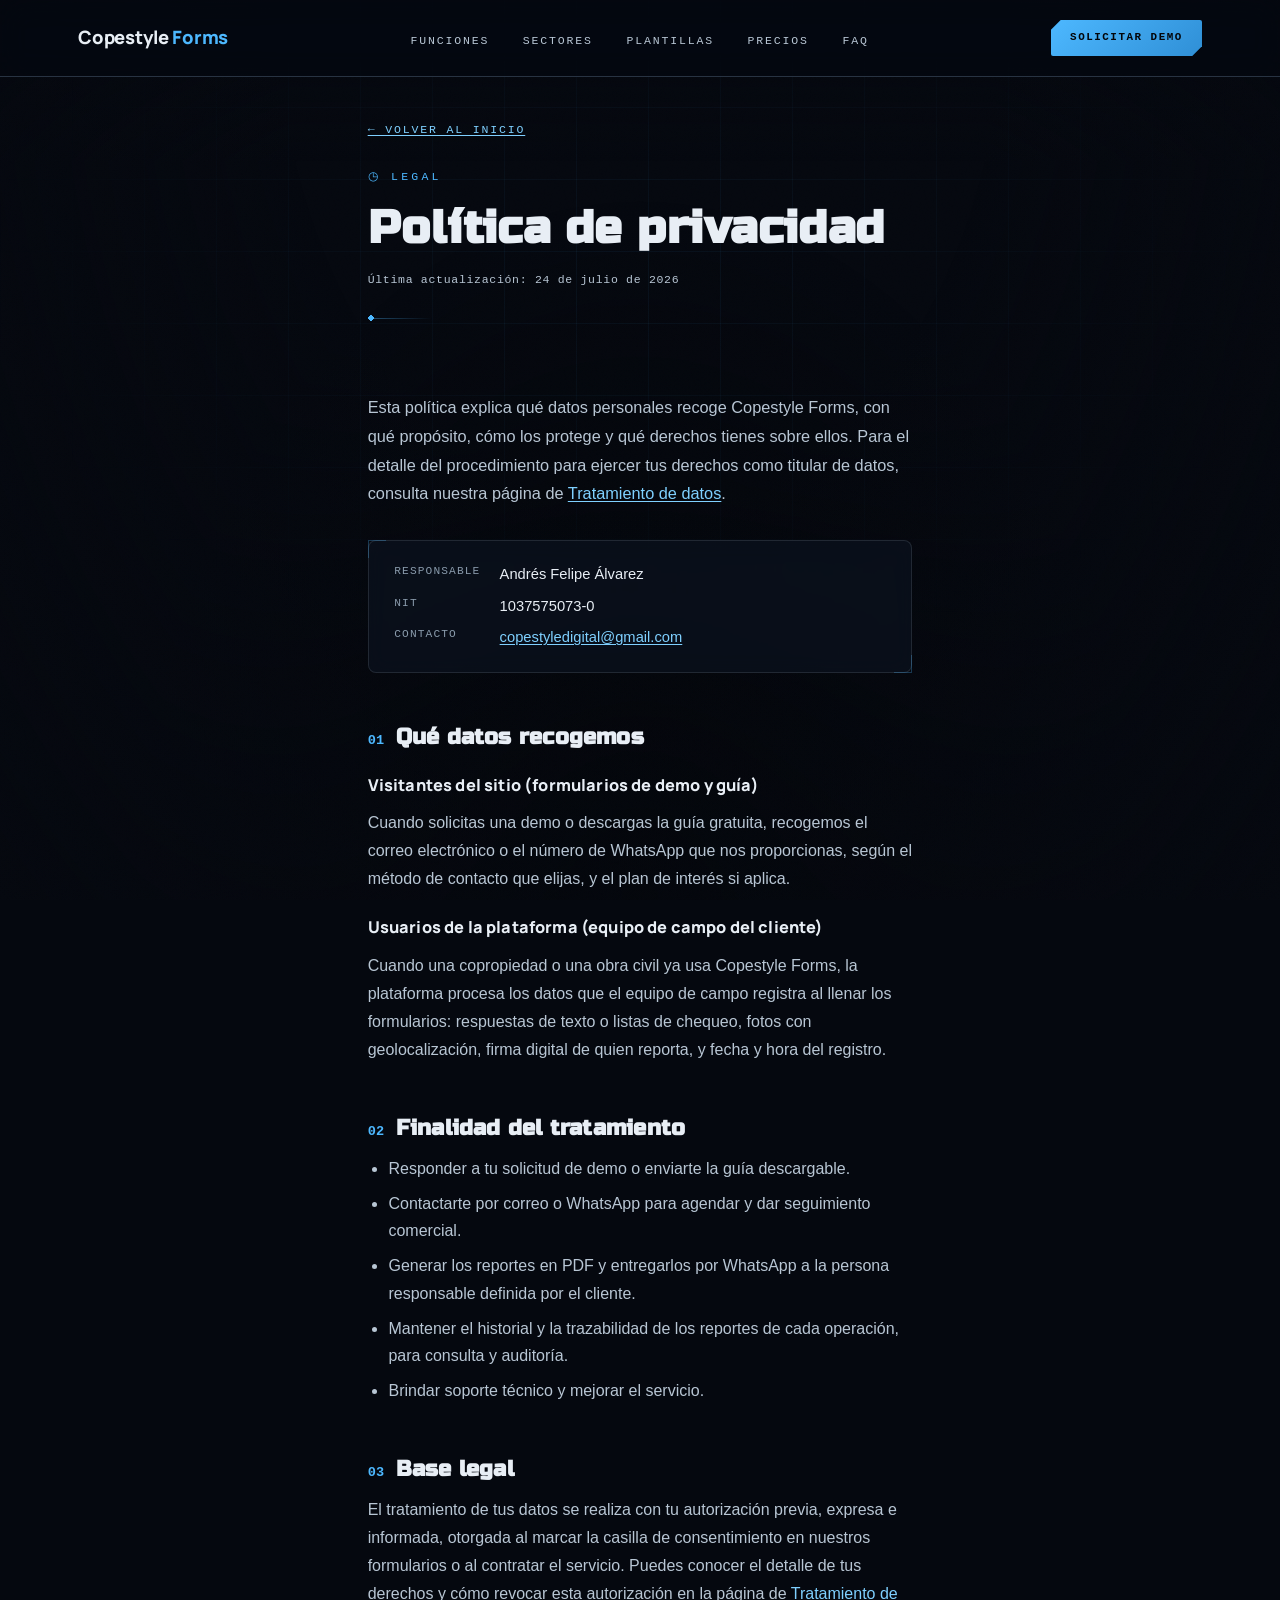
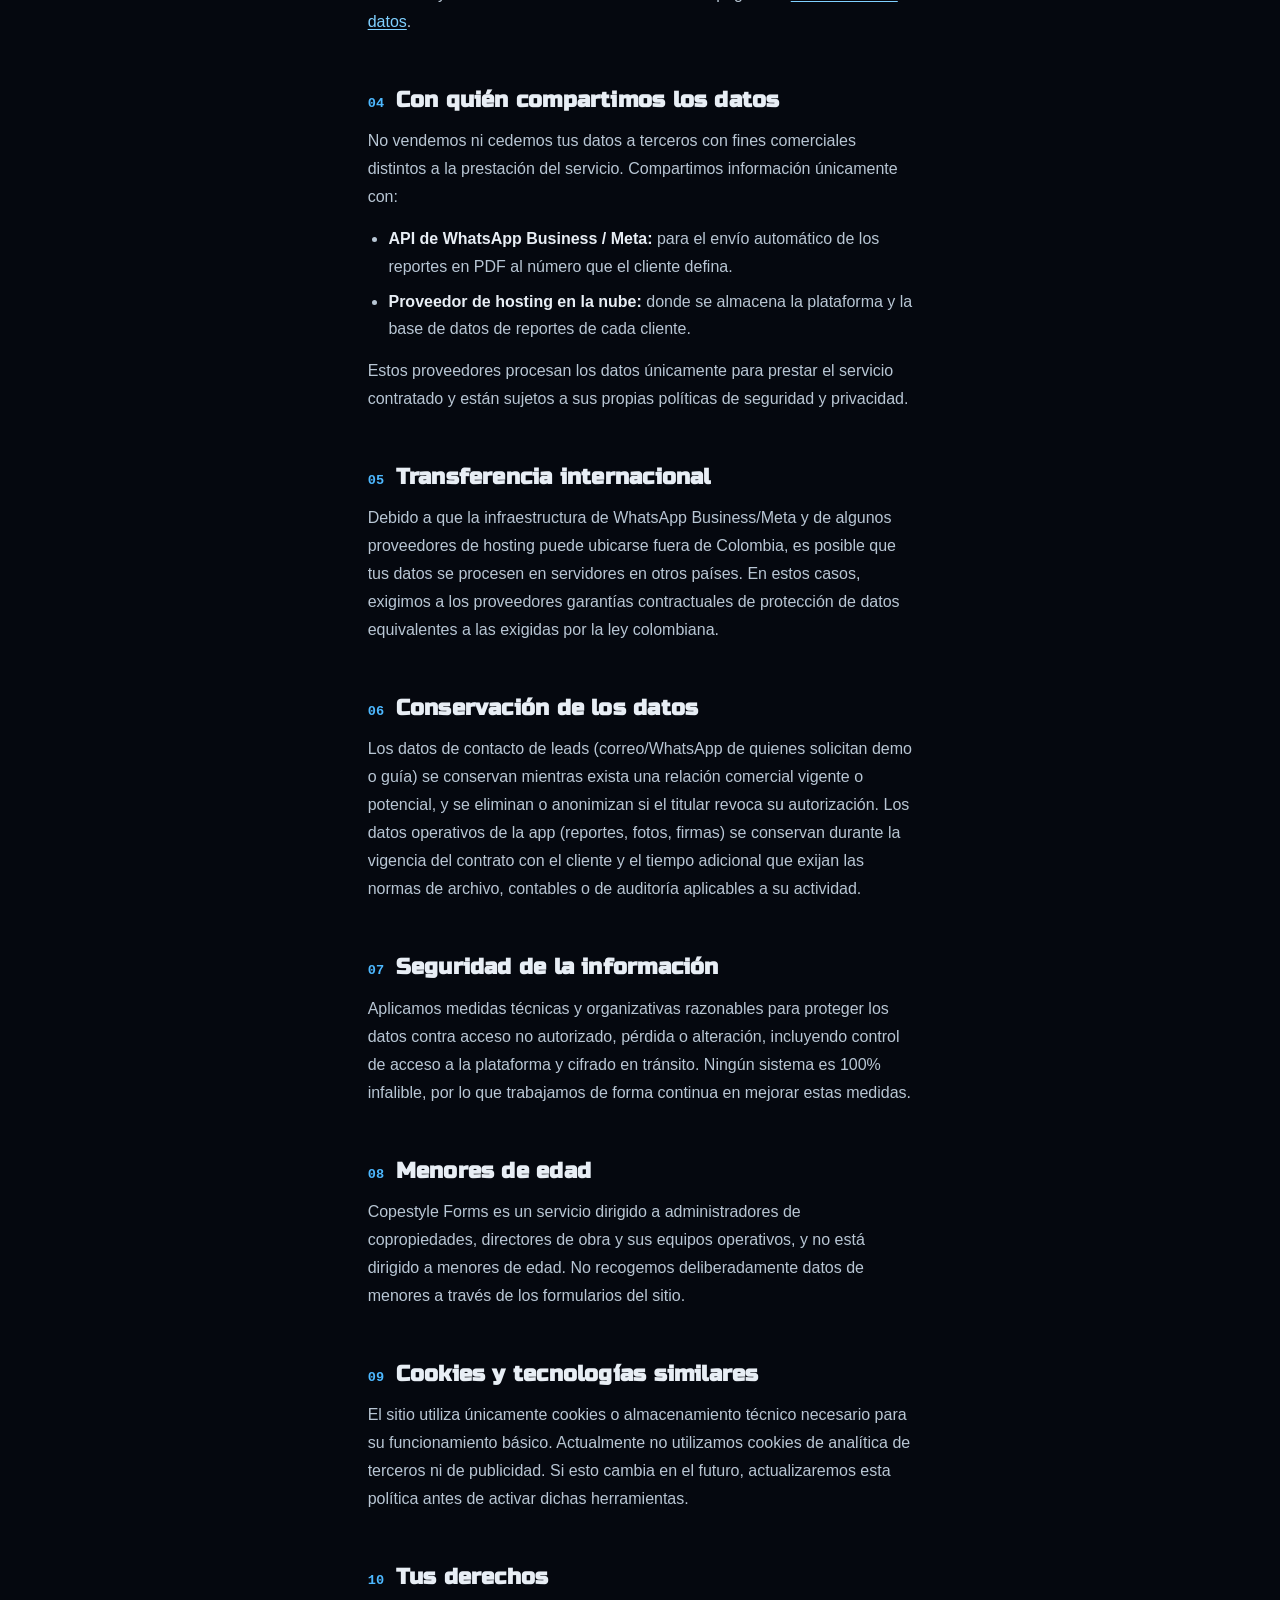
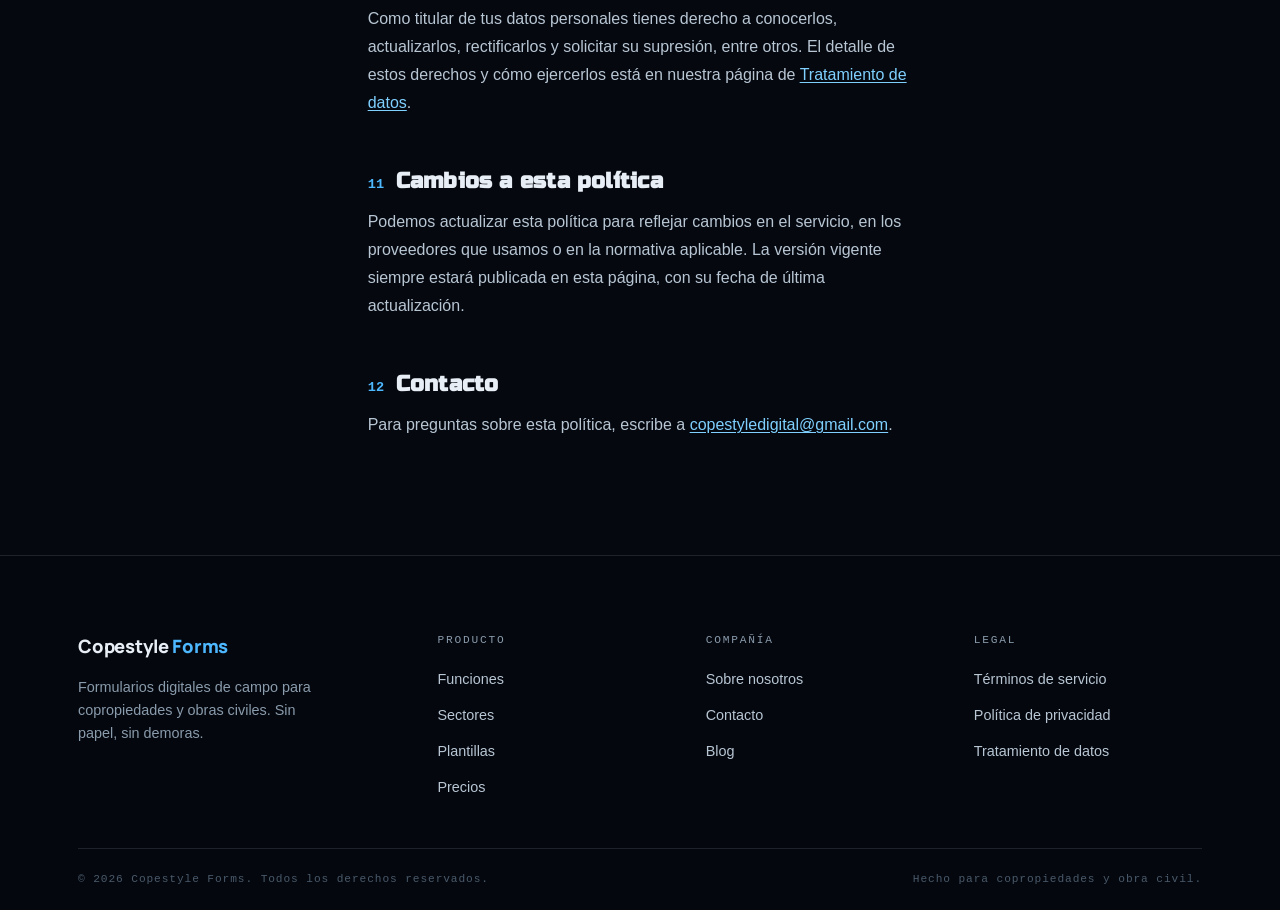
<file: politica-de-privacidad.html>
<!DOCTYPE html>
<html lang="es">
<head>
<meta charset="UTF-8" />
<meta name="viewport" content="width=device-width, initial-scale=1.0" />
<title>Política de privacidad — Copestyle Forms</title>
<meta name="description" content="Cómo Copestyle Forms recoge, usa y protege los datos personales de visitantes del sitio y usuarios de la plataforma." />

<link rel="icon" type="image/png" href="assets/LogoCopestyle.png">
<link rel="apple-touch-icon" href="assets/LogoCopestyle.png">

<meta property="og:type" content="website" />
<meta property="og:url" content="https://copestyleforms.github.io/copestyle-forms-landing/politica-de-privacidad.html" />
<meta property="og:title" content="Política de privacidad — Copestyle Forms" />
<meta property="og:description" content="Cómo Copestyle Forms recoge, usa y protege los datos personales." />
<meta property="og:image" content="https://copestyleforms.github.io/copestyle-forms-landing/assets/LogoCopestyle.png" />

<link rel="preconnect" href="https://fonts.googleapis.com">
<link rel="preconnect" href="https://fonts.gstatic.com" crossorigin>
<link href="https://fonts.googleapis.com/css2?family=Russo+One&family=Manrope:wght@700;800&display=swap" rel="stylesheet">

<link rel="stylesheet" href="css/reset.css">
<link rel="stylesheet" href="css/layout.css">
<link rel="stylesheet" href="css/components.css">
<link rel="stylesheet" href="css/animations.css">
</head>
<body>

<div class="scroll-progress" id="scroll-progress" aria-hidden="true"></div>

<div class="vignette" aria-hidden="true"></div>
<div class="blueprint-grid" aria-hidden="true"></div>
<div class="grain" aria-hidden="true"></div>

<nav class="nav">
  <div class="container nav__inner">
    <div class="nav__brand">
      <span class="nav__wordmark">Copestyle <span>Forms</span></span>
    </div>
    <ul class="nav__links">
      <li><a href="index.html#funciones">Funciones</a></li>
      <li><a href="index.html#sectores">Sectores</a></li>
      <li><a href="index.html#plantillas">Plantillas</a></li>
      <li><a href="index.html#precios">Precios</a></li>
      <li><a href="index.html#faq">FAQ</a></li>
    </ul>
    <div class="nav__actions">
      <a href="index.html#hero-form" class="btn btn--primary btn--sm">Solicitar demo</a>
      <button type="button" class="nav__toggle" id="nav-toggle" aria-label="Abrir menú" aria-expanded="false" aria-controls="nav-mobile-menu">
        <span class="nav__toggle-bar"></span>
        <span class="nav__toggle-bar"></span>
        <span class="nav__toggle-bar"></span>
      </button>
    </div>
  </div>
  <div class="nav__mobile-menu" id="nav-mobile-menu">
    <ul class="nav__mobile-links">
      <li><a href="index.html#funciones">Funciones</a></li>
      <li><a href="index.html#sectores">Sectores</a></li>
      <li><a href="index.html#plantillas">Plantillas</a></li>
      <li><a href="index.html#precios">Precios</a></li>
      <li><a href="index.html#faq">FAQ</a></li>
    </ul>
  </div>
</nav>

<main>
  <section class="section" id="privacidad">
    <div class="container legal-doc">
      <a href="index.html" class="legal-doc__back">← Volver al inicio</a>

      <div class="section__header">
        <span class="kicker">◷ Legal</span>
        <h1 class="section__title">Política de privacidad</h1>
        <p class="legal-doc__updated">Última actualización: 24 de julio de 2026</p>
      </div>

      <p class="legal-doc__intro">Esta política explica qué datos personales recoge Copestyle Forms, con qué propósito, cómo los protege y qué derechos tienes sobre ellos. Para el detalle del procedimiento para ejercer tus derechos como titular de datos, consulta nuestra página de <a href="tratamiento-de-datos.html">Tratamiento de datos</a>.</p>

      <div class="panel legal-doc__entity">
        <dl>
          <dt>Responsable</dt>
          <dd>Andrés Felipe Álvarez</dd>
          <dt>NIT</dt>
          <dd>1037575073-0</dd>
          <dt>Contacto</dt>
          <dd><a href="mailto:copestyledigital@gmail.com">copestyledigital@gmail.com</a></dd>
        </dl>
      </div>

      <section>
        <h2><span class="legal-doc__num">01</span> Qué datos recogemos</h2>
        <h3>Visitantes del sitio (formularios de demo y guía)</h3>
        <p>Cuando solicitas una demo o descargas la guía gratuita, recogemos el correo electrónico o el número de WhatsApp que nos proporcionas, según el método de contacto que elijas, y el plan de interés si aplica.</p>
        <h3>Usuarios de la plataforma (equipo de campo del cliente)</h3>
        <p>Cuando una copropiedad o una obra civil ya usa Copestyle Forms, la plataforma procesa los datos que el equipo de campo registra al llenar los formularios: respuestas de texto o listas de chequeo, fotos con geolocalización, firma digital de quien reporta, y fecha y hora del registro.</p>
      </section>

      <section>
        <h2><span class="legal-doc__num">02</span> Finalidad del tratamiento</h2>
        <ul>
          <li>Responder a tu solicitud de demo o enviarte la guía descargable.</li>
          <li>Contactarte por correo o WhatsApp para agendar y dar seguimiento comercial.</li>
          <li>Generar los reportes en PDF y entregarlos por WhatsApp a la persona responsable definida por el cliente.</li>
          <li>Mantener el historial y la trazabilidad de los reportes de cada operación, para consulta y auditoría.</li>
          <li>Brindar soporte técnico y mejorar el servicio.</li>
        </ul>
      </section>

      <section>
        <h2><span class="legal-doc__num">03</span> Base legal</h2>
        <p>El tratamiento de tus datos se realiza con tu autorización previa, expresa e informada, otorgada al marcar la casilla de consentimiento en nuestros formularios o al contratar el servicio. Puedes conocer el detalle de tus derechos y cómo revocar esta autorización en la página de <a href="tratamiento-de-datos.html">Tratamiento de datos</a>.</p>
      </section>

      <section>
        <h2><span class="legal-doc__num">04</span> Con quién compartimos los datos</h2>
        <p>No vendemos ni cedemos tus datos a terceros con fines comerciales distintos a la prestación del servicio. Compartimos información únicamente con:</p>
        <ul>
          <li><strong>API de WhatsApp Business / Meta:</strong> para el envío automático de los reportes en PDF al número que el cliente defina.</li>
          <li><strong>Proveedor de hosting en la nube:</strong> donde se almacena la plataforma y la base de datos de reportes de cada cliente.</li>
        </ul>
        <p>Estos proveedores procesan los datos únicamente para prestar el servicio contratado y están sujetos a sus propias políticas de seguridad y privacidad.</p>
      </section>

      <section>
        <h2><span class="legal-doc__num">05</span> Transferencia internacional</h2>
        <p>Debido a que la infraestructura de WhatsApp Business/Meta y de algunos proveedores de hosting puede ubicarse fuera de Colombia, es posible que tus datos se procesen en servidores en otros países. En estos casos, exigimos a los proveedores garantías contractuales de protección de datos equivalentes a las exigidas por la ley colombiana.</p>
      </section>

      <section>
        <h2><span class="legal-doc__num">06</span> Conservación de los datos</h2>
        <p>Los datos de contacto de leads (correo/WhatsApp de quienes solicitan demo o guía) se conservan mientras exista una relación comercial vigente o potencial, y se eliminan o anonimizan si el titular revoca su autorización. Los datos operativos de la app (reportes, fotos, firmas) se conservan durante la vigencia del contrato con el cliente y el tiempo adicional que exijan las normas de archivo, contables o de auditoría aplicables a su actividad.</p>
      </section>

      <section>
        <h2><span class="legal-doc__num">07</span> Seguridad de la información</h2>
        <p>Aplicamos medidas técnicas y organizativas razonables para proteger los datos contra acceso no autorizado, pérdida o alteración, incluyendo control de acceso a la plataforma y cifrado en tránsito. Ningún sistema es 100% infalible, por lo que trabajamos de forma continua en mejorar estas medidas.</p>
      </section>

      <section>
        <h2><span class="legal-doc__num">08</span> Menores de edad</h2>
        <p>Copestyle Forms es un servicio dirigido a administradores de copropiedades, directores de obra y sus equipos operativos, y no está dirigido a menores de edad. No recogemos deliberadamente datos de menores a través de los formularios del sitio.</p>
      </section>

      <section>
        <h2><span class="legal-doc__num">09</span> Cookies y tecnologías similares</h2>
        <p>El sitio utiliza únicamente cookies o almacenamiento técnico necesario para su funcionamiento básico. Actualmente no utilizamos cookies de analítica de terceros ni de publicidad. Si esto cambia en el futuro, actualizaremos esta política antes de activar dichas herramientas.</p>
      </section>

      <section>
        <h2><span class="legal-doc__num">10</span> Tus derechos</h2>
        <p>Como titular de tus datos personales tienes derecho a conocerlos, actualizarlos, rectificarlos y solicitar su supresión, entre otros. El detalle de estos derechos y cómo ejercerlos está en nuestra página de <a href="tratamiento-de-datos.html">Tratamiento de datos</a>.</p>
      </section>

      <section>
        <h2><span class="legal-doc__num">11</span> Cambios a esta política</h2>
        <p>Podemos actualizar esta política para reflejar cambios en el servicio, en los proveedores que usamos o en la normativa aplicable. La versión vigente siempre estará publicada en esta página, con su fecha de última actualización.</p>
      </section>

      <section>
        <h2><span class="legal-doc__num">12</span> Contacto</h2>
        <p>Para preguntas sobre esta política, escribe a <a href="mailto:copestyledigital@gmail.com">copestyledigital@gmail.com</a>.</p>
      </section>
    </div>
  </section>
</main>

<footer class="footer">
  <div class="container">
    <div class="footer__grid">
      <div class="footer__col">
        <div class="footer__brand">
          <span class="nav__wordmark">Copestyle <span>Forms</span></span>
        </div>
        <p class="footer__desc">Formularios digitales de campo para copropiedades y obras civiles. Sin papel, sin demoras.</p>
      </div>

      <div class="footer__col">
        <p class="footer__col-title">Producto</p>
        <ul>
          <li><a href="index.html#funciones">Funciones</a></li>
          <li><a href="index.html#sectores">Sectores</a></li>
          <li><a href="index.html#plantillas">Plantillas</a></li>
          <li><a href="index.html#precios">Precios</a></li>
        </ul>
      </div>

      <div class="footer__col">
        <p class="footer__col-title">Compañía</p>
        <ul>
          <li><a href="index.html#">Sobre nosotros</a></li>
          <li><a href="index.html#">Contacto</a></li>
          <li><a href="index.html#">Blog</a></li>
        </ul>
      </div>

      <div class="footer__col">
        <p class="footer__col-title">Legal</p>
        <ul>
          <li><a href="terminos-de-servicio.html">Términos de servicio</a></li>
          <li><a href="politica-de-privacidad.html">Política de privacidad</a></li>
          <li><a href="tratamiento-de-datos.html">Tratamiento de datos</a></li>
        </ul>
      </div>
    </div>

    <div class="footer__bottom">
      <span>© 2026 Copestyle Forms. Todos los derechos reservados.</span>
      <span>Hecho para copropiedades y obra civil.</span>
    </div>
  </div>
</footer>

<script src="js/interactions.js" defer></script>
</body>
</html>
</file>
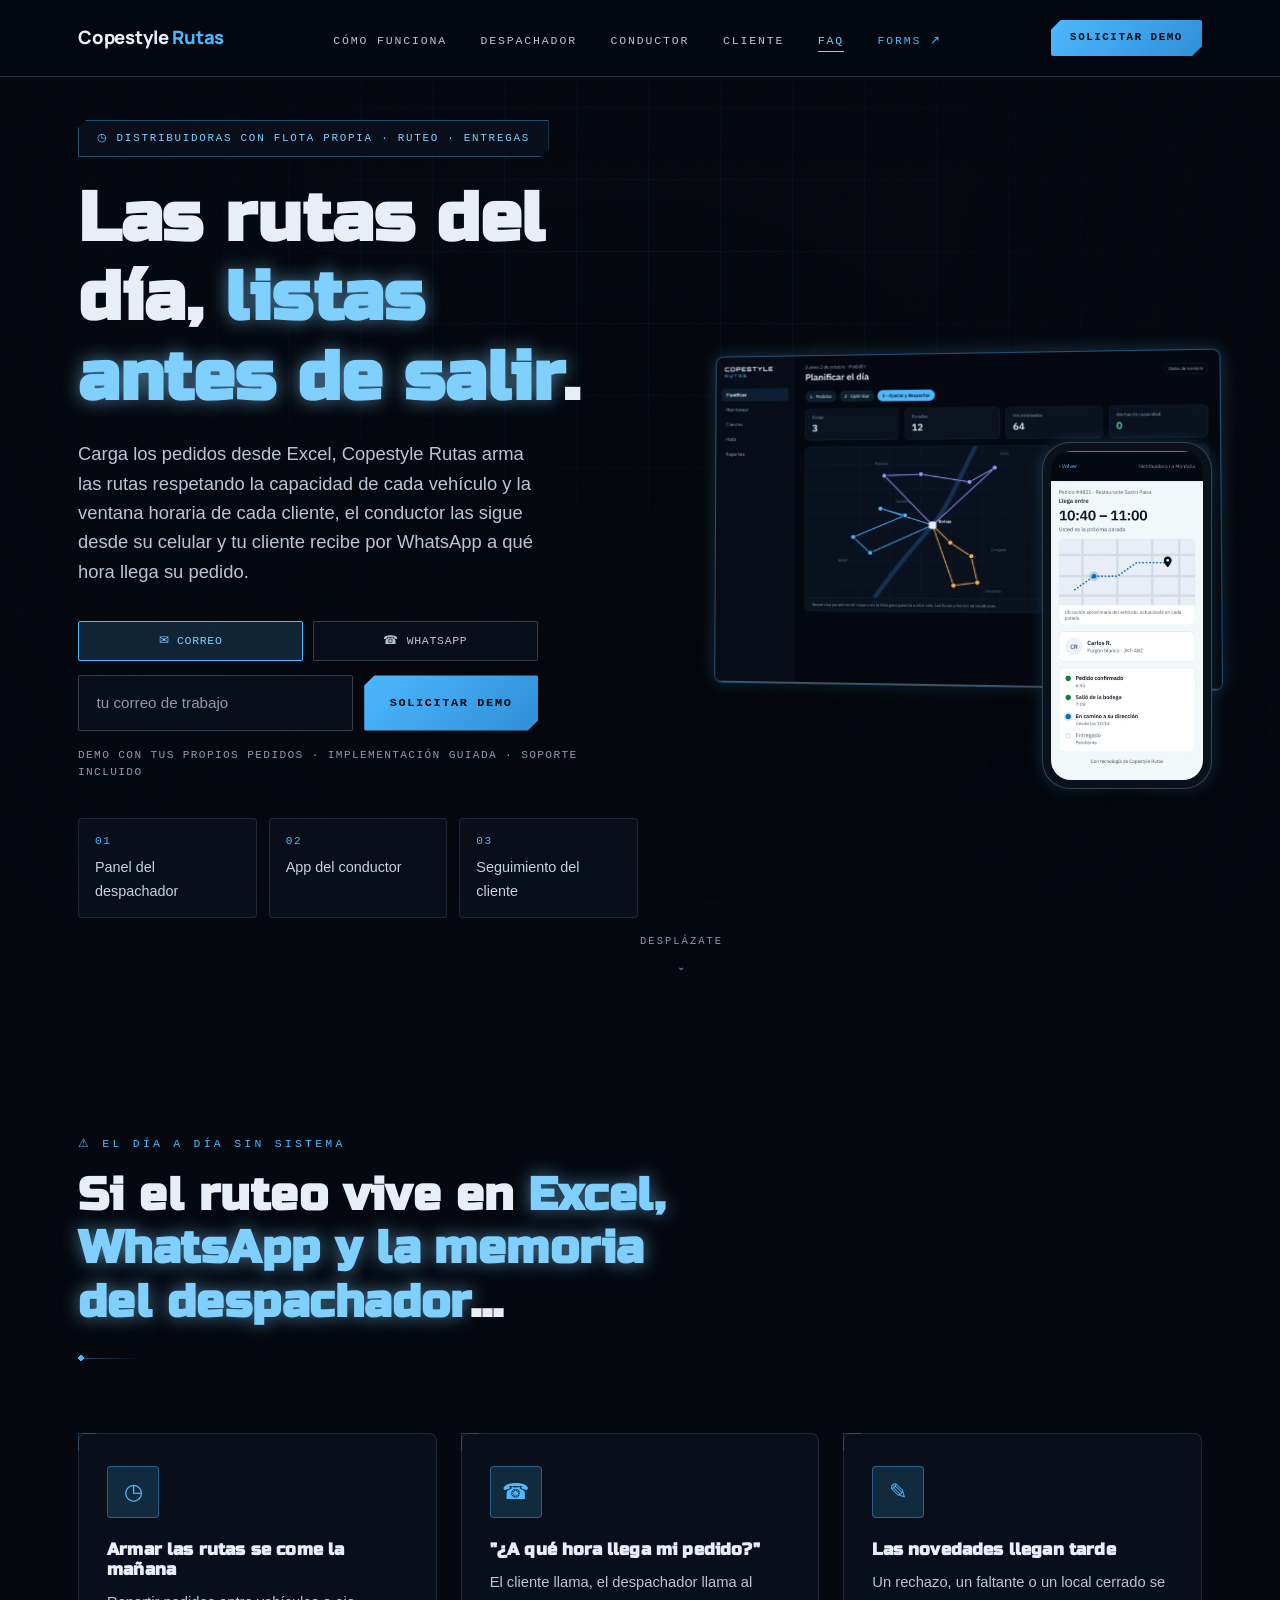
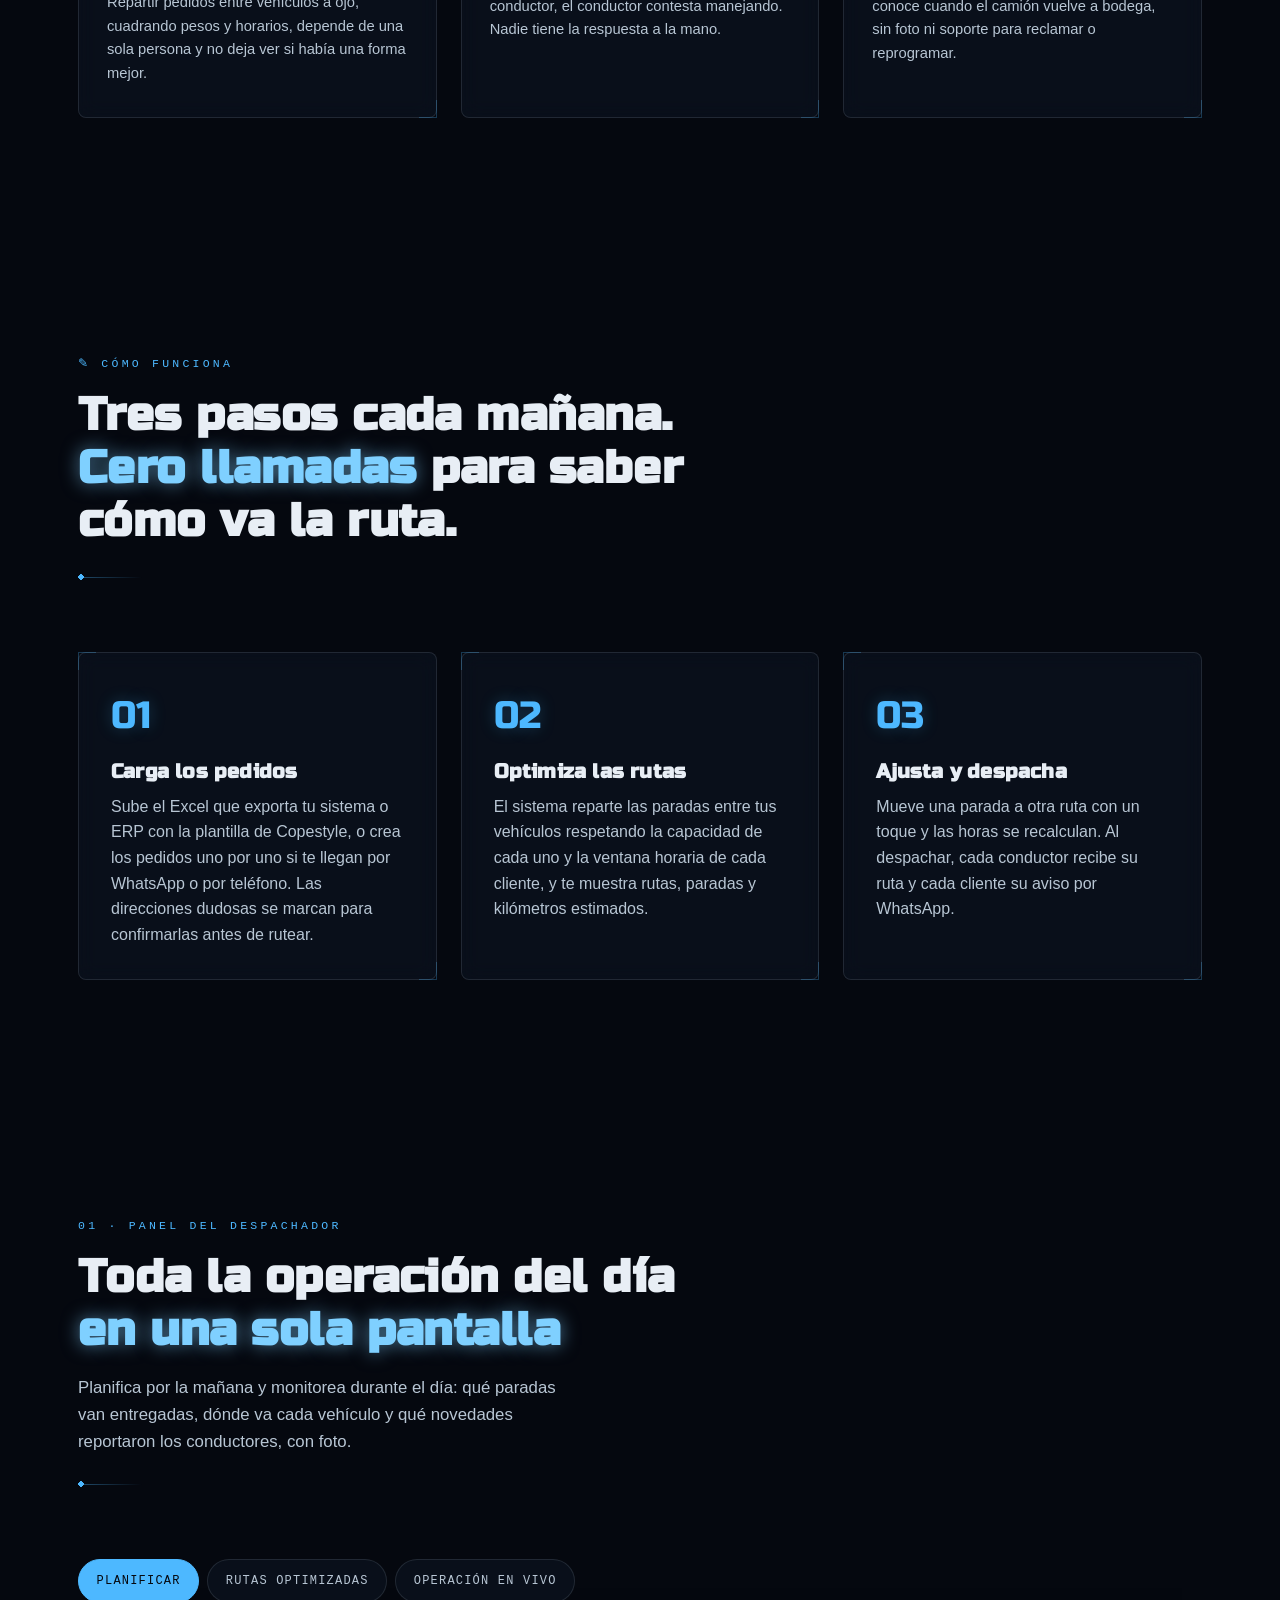
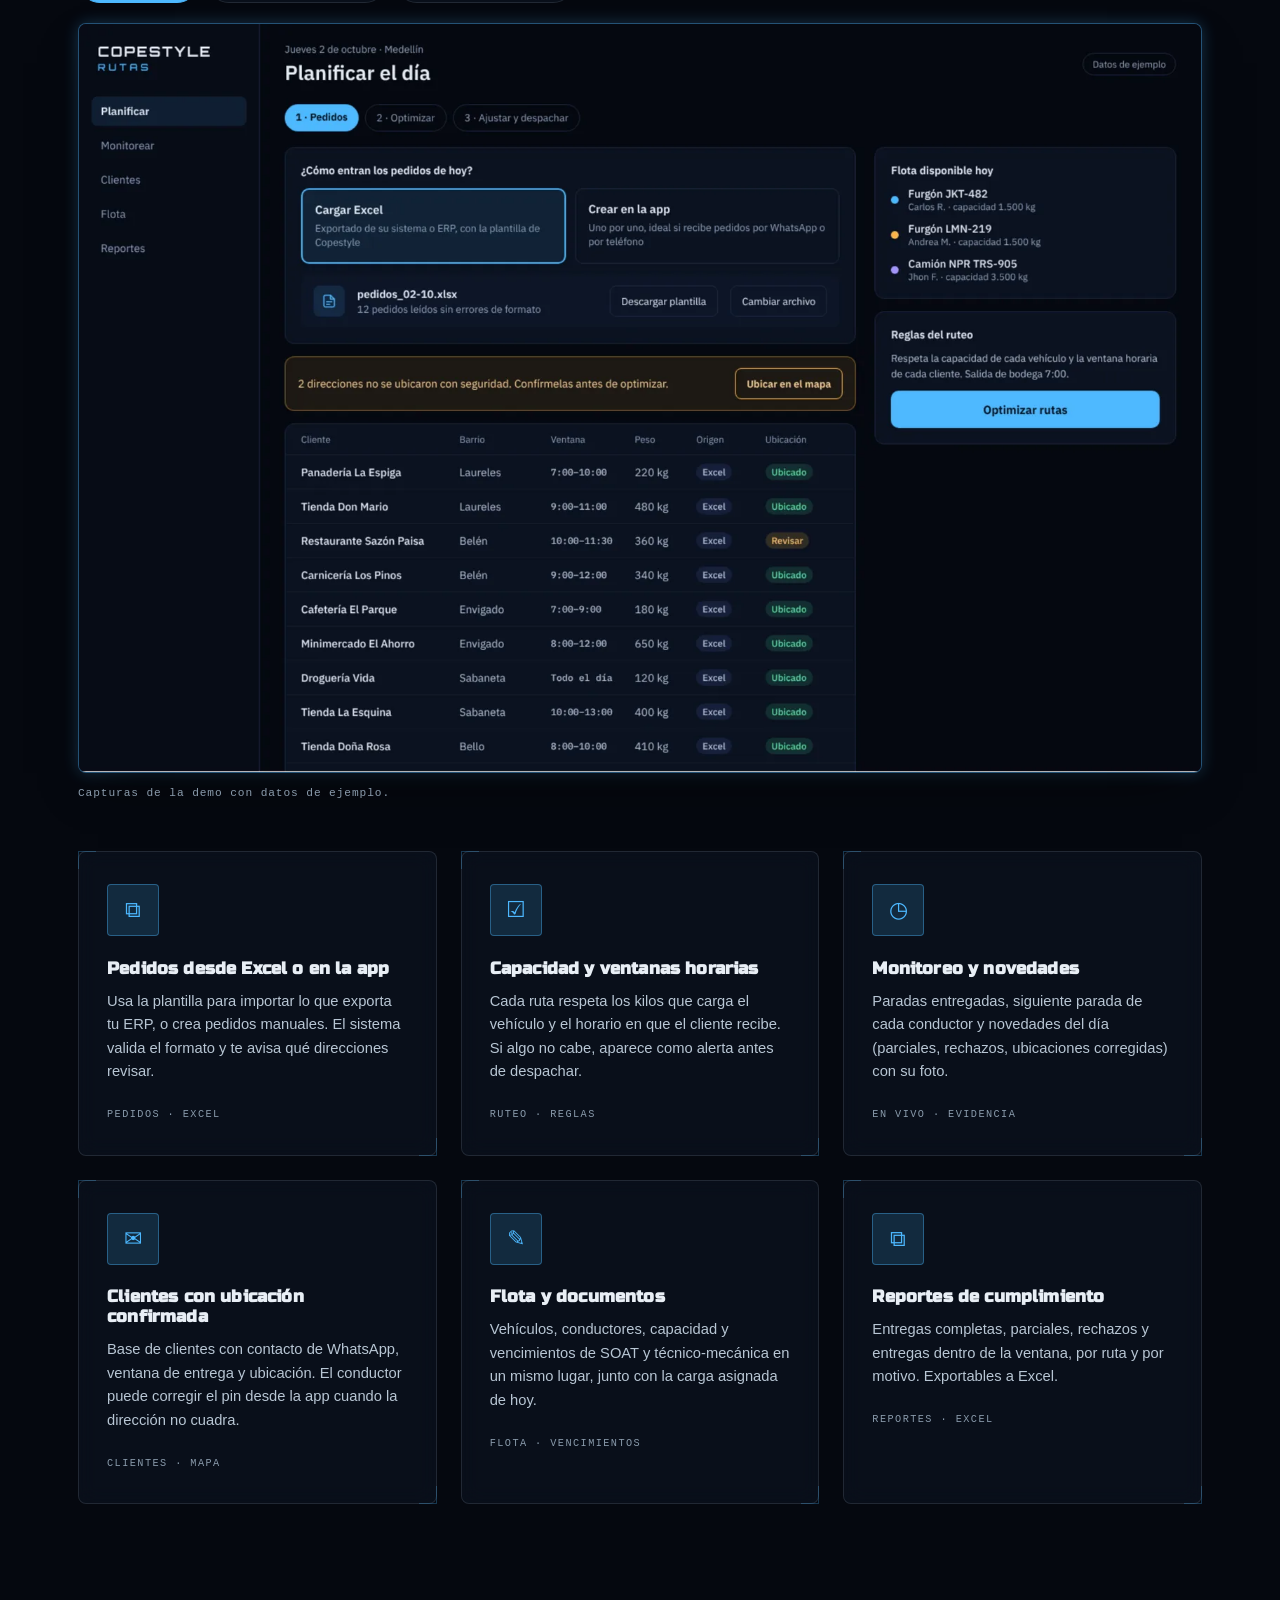
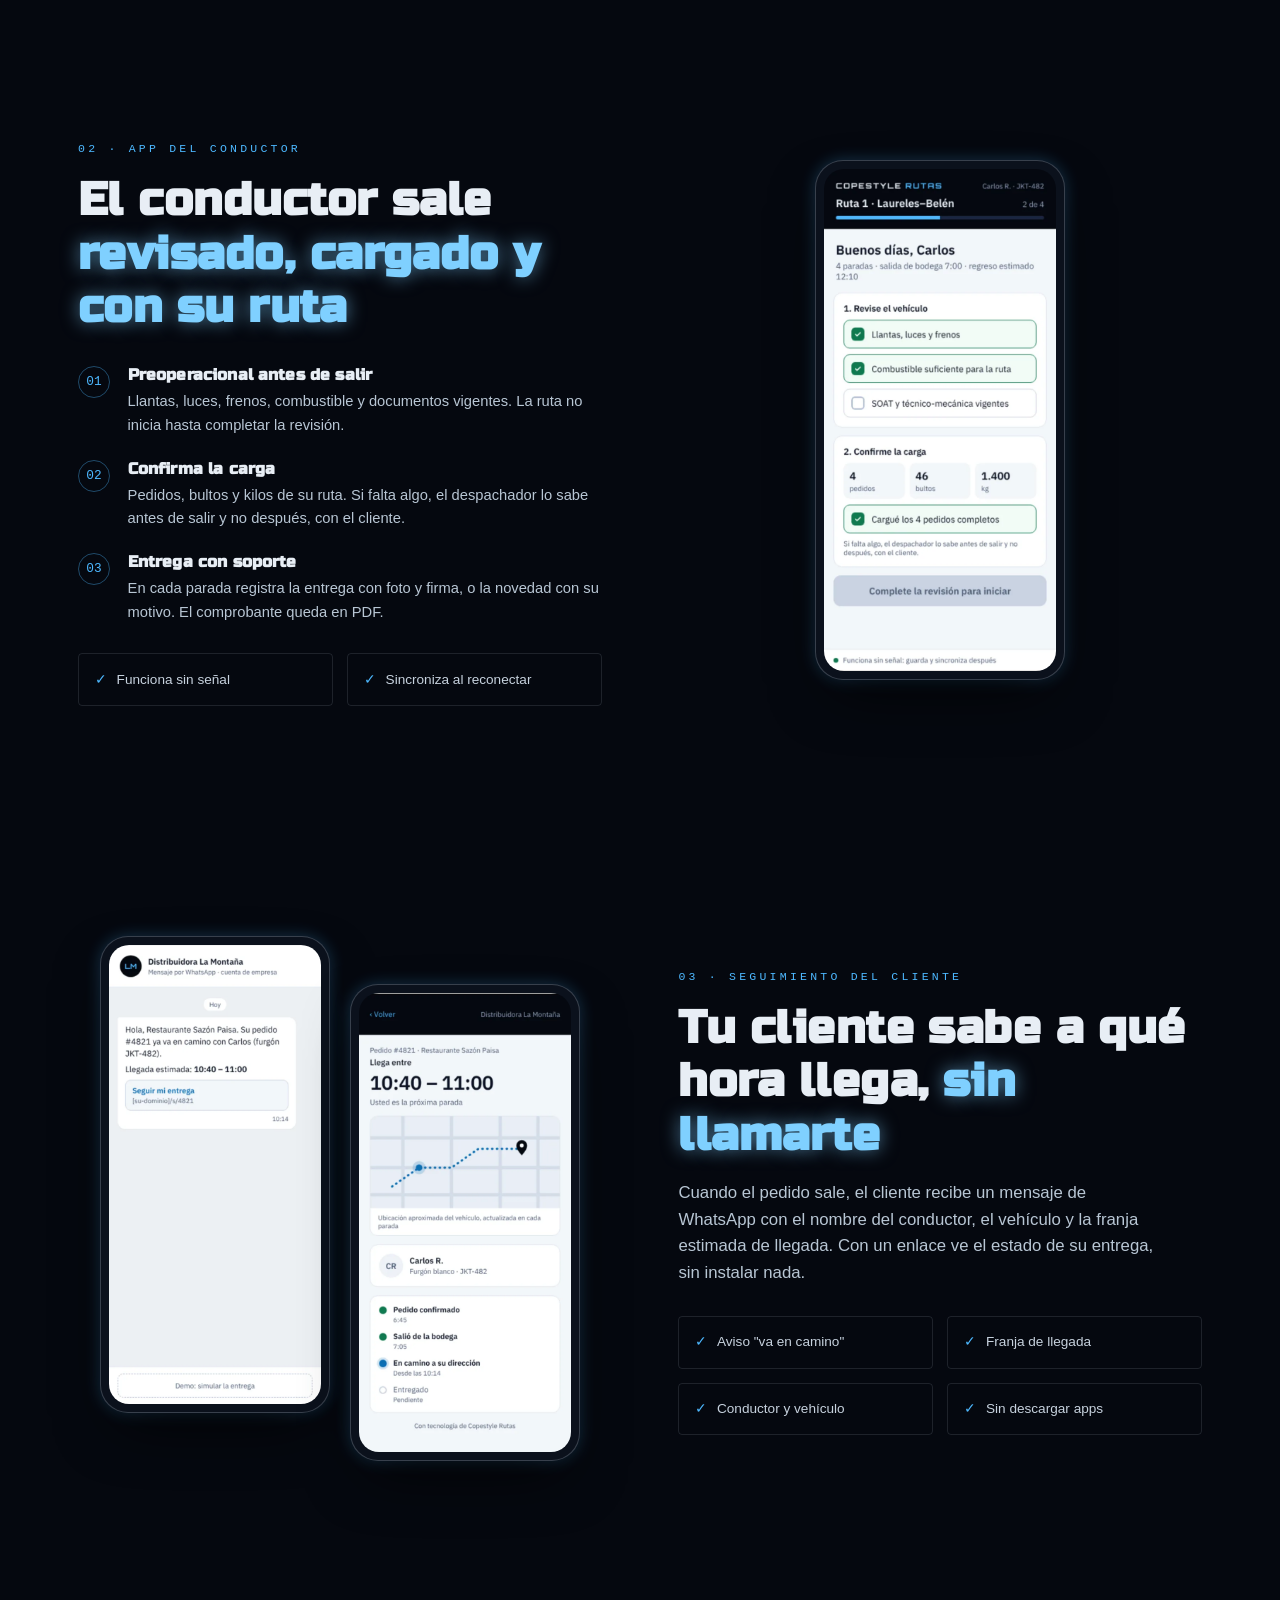
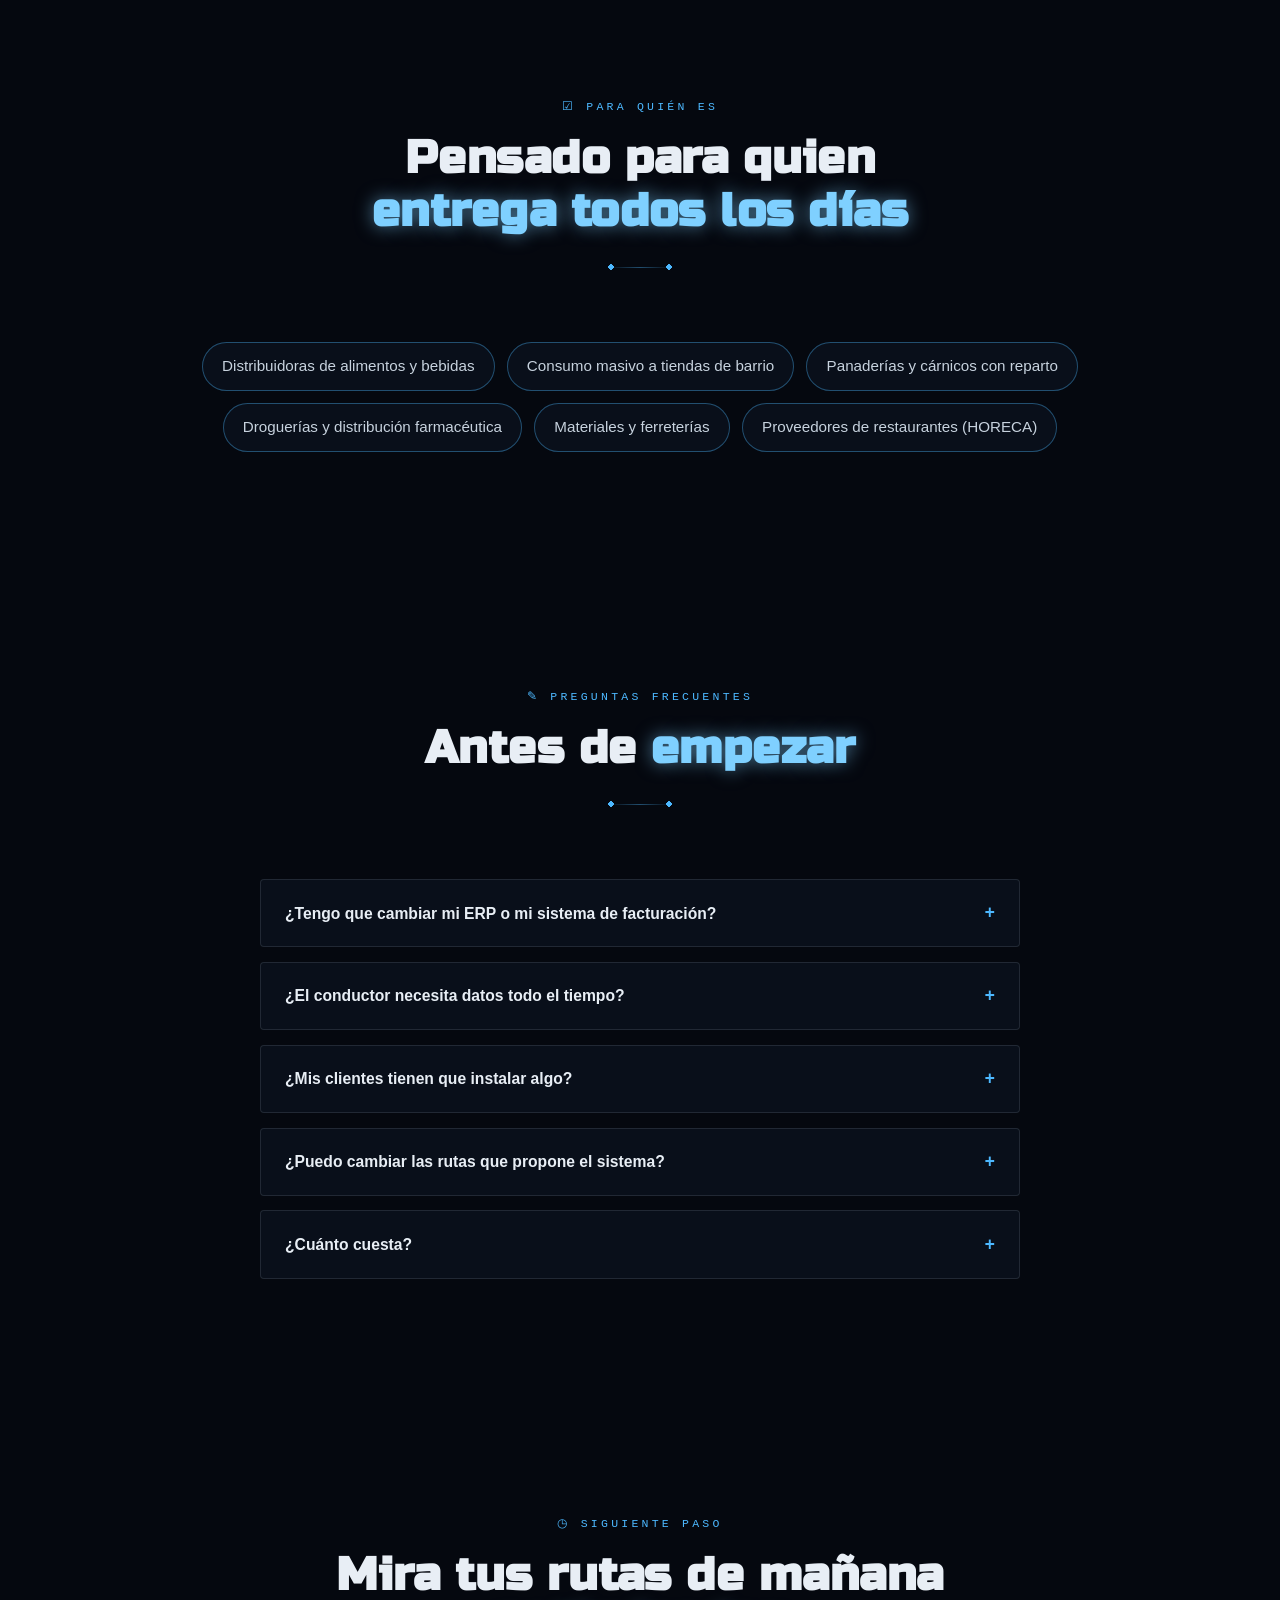
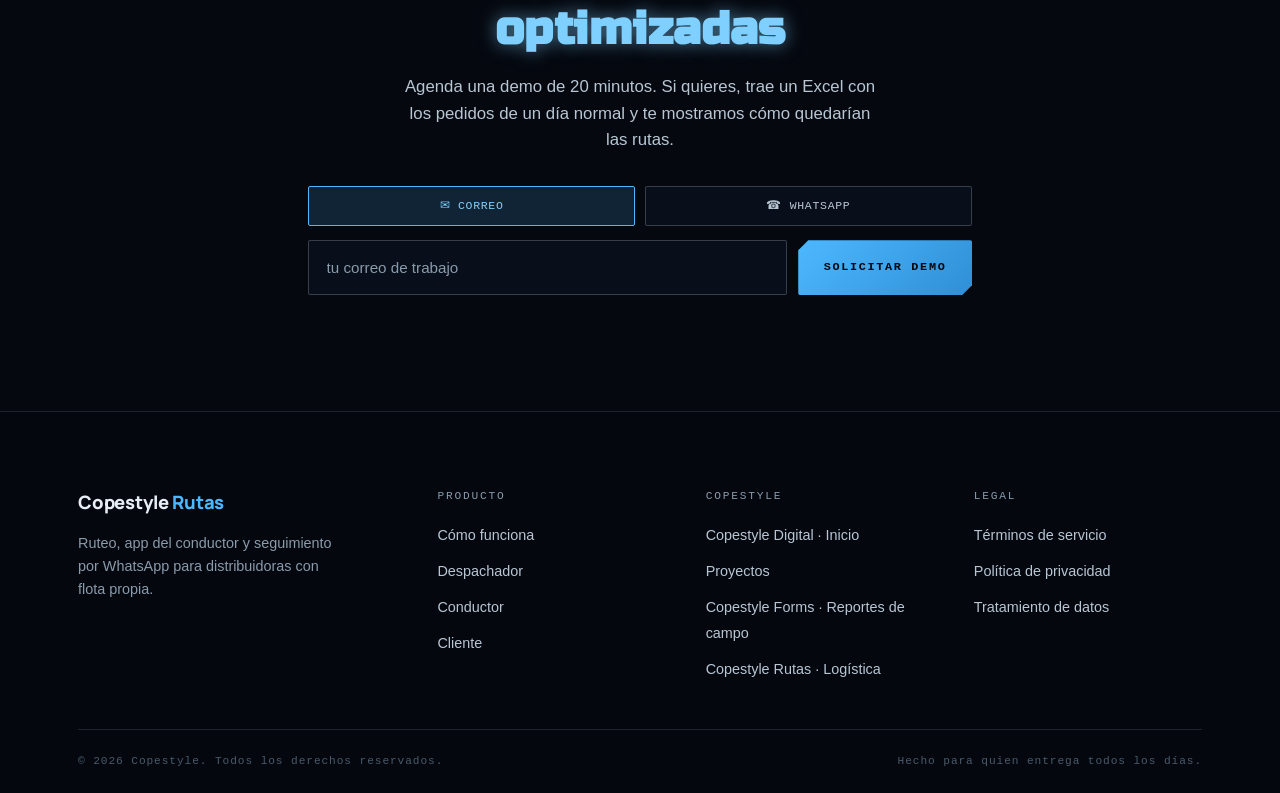
<file: rutas.html>
<!DOCTYPE html>
<html lang="es">
<head>
<meta charset="UTF-8" />
<meta name="viewport" content="width=device-width, initial-scale=1.0" />
<title>Copestyle Rutas — Ruteo y entregas para distribuidoras</title>
<meta name="description" content="Copestyle Rutas planifica las rutas de entrega del día respetando la capacidad de cada vehículo y la ventana horaria de cada cliente. App para el conductor y seguimiento del pedido por WhatsApp." />

<link rel="icon" type="image/png" href="assets/LogoCopestyle.png">
<link rel="apple-touch-icon" href="assets/LogoCopestyle.png">

<meta property="og:type" content="website" />
<meta property="og:url" content="https://copestyleforms.github.io/copestyle-forms-landing/rutas.html" />
<meta property="og:title" content="Copestyle Rutas — Ruteo y entregas para distribuidoras" />
<meta property="og:description" content="Planifica las rutas del día en minutos, el conductor las sigue desde el celular y tu cliente sabe por WhatsApp a qué hora llega su pedido." />
<meta property="og:image" content="https://copestyleforms.github.io/copestyle-forms-landing/assets/rutas/despachador-optimizar.webp" />
<meta name="twitter:card" content="summary_large_image" />
<meta name="twitter:title" content="Copestyle Rutas — Ruteo y entregas para distribuidoras" />
<meta name="twitter:description" content="Planifica las rutas del día en minutos, el conductor las sigue desde el celular y tu cliente sabe por WhatsApp a qué hora llega su pedido." />
<meta name="twitter:image" content="https://copestyleforms.github.io/copestyle-forms-landing/assets/rutas/despachador-optimizar.webp" />

<link rel="preconnect" href="https://fonts.googleapis.com">
<link rel="preconnect" href="https://fonts.gstatic.com" crossorigin>
<link href="https://fonts.googleapis.com/css2?family=Russo+One&family=Manrope:wght@700;800&display=swap" rel="stylesheet">

<link rel="stylesheet" href="css/reset.css">
<link rel="stylesheet" href="css/layout.css">
<link rel="stylesheet" href="css/components.css">
<link rel="stylesheet" href="css/animations.css">
<link rel="stylesheet" href="css/rutas.css">
</head>
<body>

<div class="scroll-progress" id="scroll-progress" aria-hidden="true"></div>

<div class="vignette" aria-hidden="true"></div>
<div class="blueprint-grid" aria-hidden="true"></div>
<div class="grain" aria-hidden="true"></div>

<nav class="nav">
  <div class="container nav__inner">
    <div class="nav__brand">
      <a href="rutas.html" class="nav__wordmark">Copestyle <span>Rutas</span></a>
    </div>
    <ul class="nav__links">
      <li><a href="#como-funciona">Cómo funciona</a></li>
      <li><a href="#despachador">Despachador</a></li>
      <li><a href="#conductor">Conductor</a></li>
      <li><a href="#cliente">Cliente</a></li>
      <li><a href="#faq">FAQ</a></li>
      <li><a href="forms.html" class="nav__product-link">Forms ↗</a></li>
    </ul>
    <div class="nav__actions">
      <a href="#hero-form" class="btn btn--primary btn--sm">Solicitar demo</a>
      <button type="button" class="nav__toggle" id="nav-toggle" aria-label="Abrir menú" aria-expanded="false" aria-controls="nav-mobile-menu">
        <span class="nav__toggle-bar"></span>
        <span class="nav__toggle-bar"></span>
        <span class="nav__toggle-bar"></span>
      </button>
    </div>
  </div>
  <div class="nav__mobile-menu" id="nav-mobile-menu">
    <ul class="nav__mobile-links">
      <li><a href="#como-funciona">Cómo funciona</a></li>
      <li><a href="#despachador">Despachador</a></li>
      <li><a href="#conductor">Conductor</a></li>
      <li><a href="#cliente">Cliente</a></li>
      <li><a href="#faq">FAQ</a></li>
      <li><a href="forms.html">Copestyle Forms (reportes de campo) ↗</a></li>
    </ul>
  </div>
</nav>

<main>

  <!-- HERO -->
  <section class="hero" id="hero">
    <div class="container hero__grid rutas-hero__grid">
      <div class="hero__content">
        <span class="badge hero__badge">◷ Distribuidoras con flota propia · Ruteo · Entregas</span>
        <h1 class="hero__title">Las rutas del día, <em>listas antes de salir</em>.</h1>
        <p class="hero__lead">Carga los pedidos desde Excel, Copestyle Rutas arma las rutas respetando la capacidad de cada vehículo y la ventana horaria de cada cliente, el conductor las sigue desde su celular y tu cliente recibe por WhatsApp a qué hora llega su pedido.</p>

        <form class="hero__form demo-form" id="hero-form" data-source="rutas-hero" novalidate>
          <div class="contact-toggle" role="radiogroup" aria-label="Cómo prefieres que te contactemos">
            <label class="contact-toggle__option">
              <input type="radio" name="contactMethod" value="email" checked>
              <span>✉ Correo</span>
            </label>
            <label class="contact-toggle__option">
              <input type="radio" name="contactMethod" value="whatsapp">
              <span>☎ WhatsApp</span>
            </label>
          </div>
          <label class="visually-hidden" for="hero-email">Correo de trabajo</label>
          <input class="field" type="email" id="hero-email" name="email" placeholder="tu correo de trabajo" autocomplete="email" required>
          <label class="visually-hidden" for="hero-phone">Número de WhatsApp</label>
          <input class="field is-hidden" type="tel" id="hero-phone" name="phone" placeholder="tu número de WhatsApp" autocomplete="tel">
          <input type="text" name="empresa" class="field-trap" tabindex="-1" autocomplete="off" aria-hidden="true">
          <button class="btn btn--primary" type="submit">Solicitar demo</button>
        </form>
        <p class="hero__meta">Demo con tus propios pedidos · Implementación guiada · Soporte incluido</p>

        <div class="rutas-trio">
          <div class="rutas-trio__item"><span class="rutas-trio__num">01</span><span>Panel del despachador</span></div>
          <div class="rutas-trio__item"><span class="rutas-trio__num">02</span><span>App del conductor</span></div>
          <div class="rutas-trio__item"><span class="rutas-trio__num">03</span><span>Seguimiento del cliente</span></div>
        </div>
      </div>

      <div class="hero__visual rutas-hero__visual">
        <figure class="screen-frame screen-frame--hero">
          <img src="assets/rutas/despachador-optimizar.webp" alt="Panel del despachador de Copestyle Rutas con tres rutas optimizadas sobre el mapa y la carga de cada vehículo" width="1600" height="1067">
        </figure>
        <figure class="phone-frame phone-frame--float" aria-hidden="true">
          <img src="assets/rutas/cliente-seguimiento.webp" alt="" width="600" height="1300">
        </figure>
      </div>
    </div>
    <div class="scroll-hint">
      <span>Desplázate</span>
      <span aria-hidden="true">⌄</span>
    </div>
  </section>

  <!-- PROBLEMA -->
  <section class="section" id="problema">
    <div class="container">
      <div class="section__header reveal">
        <span class="kicker">⚠ El día a día sin sistema</span>
        <h2 class="section__title">Si el ruteo vive en <em>Excel, WhatsApp y la memoria del despachador</em>…</h2>
      </div>

      <div class="features-grid rutas-pains reveal reveal-stagger">
        <article class="panel feature-card">
          <div class="feature-card__icon" aria-hidden="true">◷</div>
          <h3 class="feature-card__title">Armar las rutas se come la mañana</h3>
          <p class="feature-card__desc">Repartir pedidos entre vehículos a ojo, cuadrando pesos y horarios, depende de una sola persona y no deja ver si había una forma mejor.</p>
        </article>
        <article class="panel feature-card">
          <div class="feature-card__icon" aria-hidden="true">☎</div>
          <h3 class="feature-card__title">"¿A qué hora llega mi pedido?"</h3>
          <p class="feature-card__desc">El cliente llama, el despachador llama al conductor, el conductor contesta manejando. Nadie tiene la respuesta a la mano.</p>
        </article>
        <article class="panel feature-card">
          <div class="feature-card__icon" aria-hidden="true">✎</div>
          <h3 class="feature-card__title">Las novedades llegan tarde</h3>
          <p class="feature-card__desc">Un rechazo, un faltante o un local cerrado se conoce cuando el camión vuelve a bodega, sin foto ni soporte para reclamar o reprogramar.</p>
        </article>
      </div>
    </div>
  </section>

  <!-- CÓMO FUNCIONA -->
  <section class="section" id="como-funciona">
    <div class="container">
      <div class="section__header reveal">
        <span class="kicker">✎ Cómo funciona</span>
        <h2 class="section__title">Tres pasos cada mañana. <em>Cero llamadas</em> para saber cómo va la ruta.</h2>
      </div>

      <div class="rutas-steps reveal reveal-stagger">
        <article class="panel rutas-step">
          <span class="rutas-step__num">01</span>
          <h3 class="rutas-step__title">Carga los pedidos</h3>
          <p class="rutas-step__desc">Sube el Excel que exporta tu sistema o ERP con la plantilla de Copestyle, o crea los pedidos uno por uno si te llegan por WhatsApp o por teléfono. Las direcciones dudosas se marcan para confirmarlas antes de rutear.</p>
        </article>
        <article class="panel rutas-step">
          <span class="rutas-step__num">02</span>
          <h3 class="rutas-step__title">Optimiza las rutas</h3>
          <p class="rutas-step__desc">El sistema reparte las paradas entre tus vehículos respetando la capacidad de cada uno y la ventana horaria de cada cliente, y te muestra rutas, paradas y kilómetros estimados.</p>
        </article>
        <article class="panel rutas-step">
          <span class="rutas-step__num">03</span>
          <h3 class="rutas-step__title">Ajusta y despacha</h3>
          <p class="rutas-step__desc">Mueve una parada a otra ruta con un toque y las horas se recalculan. Al despachar, cada conductor recibe su ruta y cada cliente su aviso por WhatsApp.</p>
        </article>
      </div>
    </div>
  </section>

  <!-- DESPACHADOR -->
  <section class="section" id="despachador">
    <div class="container">
      <div class="section__header reveal">
        <span class="kicker">01 · Panel del despachador</span>
        <h2 class="section__title">Toda la operación del día <em>en una sola pantalla</em></h2>
        <p class="section__lead">Planifica por la mañana y monitorea durante el día: qué paradas van entregadas, dónde va cada vehículo y qué novedades reportaron los conductores, con foto.</p>
      </div>

      <div class="rutas-tabs reveal" data-tabs>
        <div class="rutas-tabs__list" role="tablist" aria-label="Pantallas del panel del despachador">
          <button type="button" class="rutas-tabs__tab is-active" role="tab" aria-selected="true" aria-controls="tab-planificar" id="t-planificar">Planificar</button>
          <button type="button" class="rutas-tabs__tab" role="tab" aria-selected="false" aria-controls="tab-optimizar" id="t-optimizar" tabindex="-1">Rutas optimizadas</button>
          <button type="button" class="rutas-tabs__tab" role="tab" aria-selected="false" aria-controls="tab-monitorear" id="t-monitorear" tabindex="-1">Operación en vivo</button>
        </div>
        <figure class="screen-frame rutas-tabs__panel" role="tabpanel" id="tab-planificar" aria-labelledby="t-planificar">
          <img src="assets/rutas/despachador-pedidos.webp" alt="Pantalla de planificación: pedidos cargados desde Excel, ventanas horarias, peso y estado de ubicación de cada cliente" width="1600" height="1067" loading="lazy">
        </figure>
        <figure class="screen-frame rutas-tabs__panel" role="tabpanel" id="tab-optimizar" aria-labelledby="t-optimizar" hidden>
          <img src="assets/rutas/despachador-optimizar.webp" alt="Rutas optimizadas sobre el mapa con la carga usada de cada vehículo" width="1600" height="1067" loading="lazy">
        </figure>
        <figure class="screen-frame rutas-tabs__panel" role="tabpanel" id="tab-monitorear" aria-labelledby="t-monitorear" hidden>
          <img src="assets/rutas/despachador-monitorear.webp" alt="Operación en vivo: paradas atendidas, vehículos en ruta y novedades reportadas con foto" width="1600" height="1067" loading="lazy">
        </figure>
        <p class="rutas-note">Capturas de la demo con datos de ejemplo.</p>
      </div>

      <div class="features-grid reveal reveal-stagger">
        <article class="panel feature-card">
          <div class="feature-card__icon" aria-hidden="true">⧉</div>
          <h3 class="feature-card__title">Pedidos desde Excel o en la app</h3>
          <p class="feature-card__desc">Usa la plantilla para importar lo que exporta tu ERP, o crea pedidos manuales. El sistema valida el formato y te avisa qué direcciones revisar.</p>
          <p class="feature-card__meta">Pedidos · Excel</p>
        </article>
        <article class="panel feature-card">
          <div class="feature-card__icon" aria-hidden="true">☑</div>
          <h3 class="feature-card__title">Capacidad y ventanas horarias</h3>
          <p class="feature-card__desc">Cada ruta respeta los kilos que carga el vehículo y el horario en que el cliente recibe. Si algo no cabe, aparece como alerta antes de despachar.</p>
          <p class="feature-card__meta">Ruteo · Reglas</p>
        </article>
        <article class="panel feature-card">
          <div class="feature-card__icon" aria-hidden="true">◷</div>
          <h3 class="feature-card__title">Monitoreo y novedades</h3>
          <p class="feature-card__desc">Paradas entregadas, siguiente parada de cada conductor y novedades del día (parciales, rechazos, ubicaciones corregidas) con su foto.</p>
          <p class="feature-card__meta">En vivo · Evidencia</p>
        </article>
        <article class="panel feature-card">
          <div class="feature-card__icon" aria-hidden="true">✉</div>
          <h3 class="feature-card__title">Clientes con ubicación confirmada</h3>
          <p class="feature-card__desc">Base de clientes con contacto de WhatsApp, ventana de entrega y ubicación. El conductor puede corregir el pin desde la app cuando la dirección no cuadra.</p>
          <p class="feature-card__meta">Clientes · Mapa</p>
        </article>
        <article class="panel feature-card">
          <div class="feature-card__icon" aria-hidden="true">✎</div>
          <h3 class="feature-card__title">Flota y documentos</h3>
          <p class="feature-card__desc">Vehículos, conductores, capacidad y vencimientos de SOAT y técnico-mecánica en un mismo lugar, junto con la carga asignada de hoy.</p>
          <p class="feature-card__meta">Flota · Vencimientos</p>
        </article>
        <article class="panel feature-card">
          <div class="feature-card__icon" aria-hidden="true">⧉</div>
          <h3 class="feature-card__title">Reportes de cumplimiento</h3>
          <p class="feature-card__desc">Entregas completas, parciales, rechazos y entregas dentro de la ventana, por ruta y por motivo. Exportables a Excel.</p>
          <p class="feature-card__meta">Reportes · Excel</p>
        </article>
      </div>
    </div>
  </section>

  <!-- CONDUCTOR -->
  <section class="section" id="conductor">
    <div class="container split">
      <div class="split__text reveal">
        <span class="kicker">02 · App del conductor</span>
        <h2 class="section__title">El conductor sale <em>revisado, cargado y con su ruta</em></h2>
        <div class="split__steps">
          <div class="split__step">
            <span class="split__step-num">01</span>
            <div>
              <h3 class="split__step-title">Preoperacional antes de salir</h3>
              <p class="split__step-desc">Llantas, luces, frenos, combustible y documentos vigentes. La ruta no inicia hasta completar la revisión.</p>
            </div>
          </div>
          <div class="split__step">
            <span class="split__step-num">02</span>
            <div>
              <h3 class="split__step-title">Confirma la carga</h3>
              <p class="split__step-desc">Pedidos, bultos y kilos de su ruta. Si falta algo, el despachador lo sabe antes de salir y no después, con el cliente.</p>
            </div>
          </div>
          <div class="split__step">
            <span class="split__step-num">03</span>
            <div>
              <h3 class="split__step-title">Entrega con soporte</h3>
              <p class="split__step-desc">En cada parada registra la entrega con foto y firma, o la novedad con su motivo. El comprobante queda en PDF.</p>
            </div>
          </div>
        </div>
        <div class="split__points">
          <div class="split__point">Funciona sin señal</div>
          <div class="split__point">Sincroniza al reconectar</div>
        </div>
      </div>
      <div class="split__visual reveal">
        <figure class="phone-frame">
          <img src="assets/rutas/conductor.webp" alt="App del conductor: revisión del vehículo y confirmación de carga antes de iniciar la ruta" width="600" height="1300" loading="lazy">
        </figure>
      </div>
    </div>
  </section>

  <!-- CLIENTE -->
  <section class="section" id="cliente">
    <div class="container split split--reverse">
      <div class="split__text reveal">
        <span class="kicker">03 · Seguimiento del cliente</span>
        <h2 class="section__title">Tu cliente sabe a qué hora llega, <em>sin llamarte</em></h2>
        <p class="section__lead">Cuando el pedido sale, el cliente recibe un mensaje de WhatsApp con el nombre del conductor, el vehículo y la franja estimada de llegada. Con un enlace ve el estado de su entrega, sin instalar nada.</p>
        <div class="split__points">
          <div class="split__point">Aviso "va en camino"</div>
          <div class="split__point">Franja de llegada</div>
          <div class="split__point">Conductor y vehículo</div>
          <div class="split__point">Sin descargar apps</div>
        </div>
      </div>
      <div class="split__visual reveal">
        <div class="phone-pair">
          <figure class="phone-frame">
            <img src="assets/rutas/cliente-whatsapp.webp" alt="Mensaje de WhatsApp al cliente con la llegada estimada y el enlace para seguir la entrega" width="600" height="1300" loading="lazy">
          </figure>
          <figure class="phone-frame phone-frame--offset">
            <img src="assets/rutas/cliente-seguimiento.webp" alt="Página de seguimiento del pedido con la franja de llegada y el estado de la entrega" width="600" height="1300" loading="lazy">
          </figure>
        </div>
      </div>
    </div>
  </section>

  <!-- PARA QUIÉN -->
  <section class="section" id="para-quien">
    <div class="container">
      <div class="section__header section__header--center reveal">
        <span class="kicker">☑ Para quién es</span>
        <h2 class="section__title">Pensado para quien <em>entrega todos los días</em></h2>
      </div>
      <div class="rutas-chips reveal">
        <span>Distribuidoras de alimentos y bebidas</span>
        <span>Consumo masivo a tiendas de barrio</span>
        <span>Panaderías y cárnicos con reparto</span>
        <span>Droguerías y distribución farmacéutica</span>
        <span>Materiales y ferreterías</span>
        <span>Proveedores de restaurantes (HORECA)</span>
      </div>
    </div>
  </section>

  <!-- FAQ -->
  <section class="section" id="faq">
    <div class="container">
      <div class="section__header section__header--center reveal">
        <span class="kicker">✎ Preguntas frecuentes</span>
        <h2 class="section__title">Antes de <em>empezar</em></h2>
      </div>

      <div class="faq-list reveal">
        <div class="faq-item">
          <button class="faq-question" aria-expanded="false">
            <span>¿Tengo que cambiar mi ERP o mi sistema de facturación?</span>
            <span class="faq-icon" aria-hidden="true">+</span>
          </button>
          <div class="faq-answer">
            <p>No. Copestyle Rutas recibe los pedidos con una plantilla de Excel que puedes llenar con lo que ya exporta tu sistema. También puedes crear pedidos directamente en la app.</p>
          </div>
        </div>

        <div class="faq-item">
          <button class="faq-question" aria-expanded="false">
            <span>¿El conductor necesita datos todo el tiempo?</span>
            <span class="faq-icon" aria-hidden="true">+</span>
          </button>
          <div class="faq-answer">
            <p>No. La app del conductor guarda la información si se queda sin señal y la sincroniza cuando vuelve a tener conexión.</p>
          </div>
        </div>

        <div class="faq-item">
          <button class="faq-question" aria-expanded="false">
            <span>¿Mis clientes tienen que instalar algo?</span>
            <span class="faq-icon" aria-hidden="true">+</span>
          </button>
          <div class="faq-answer">
            <p>No. Reciben el aviso por WhatsApp y siguen su pedido desde un enlace que abre en el navegador del celular.</p>
          </div>
        </div>

        <div class="faq-item">
          <button class="faq-question" aria-expanded="false">
            <span>¿Puedo cambiar las rutas que propone el sistema?</span>
            <span class="faq-icon" aria-hidden="true">+</span>
          </button>
          <div class="faq-answer">
            <p>Sí. La optimización es una propuesta: puedes mover paradas entre rutas antes de despachar y las horas y kilómetros se recalculan. Si no te convence, vuelves a la propuesta original.</p>
          </div>
        </div>

        <div class="faq-item">
          <button class="faq-question" aria-expanded="false">
            <span>¿Cuánto cuesta?</span>
            <span class="faq-icon" aria-hidden="true">+</span>
          </button>
          <div class="faq-answer">
            <p>Depende del tamaño de tu operación. En la demo revisamos cuántos vehículos y pedidos manejas y te enviamos una propuesta a la medida.</p>
          </div>
        </div>
      </div>
    </div>
  </section>

  <!-- CTA FINAL -->
  <section class="section cta-final" id="cta-final">
    <div class="container">
      <div class="reveal">
        <span class="kicker">◷ Siguiente paso</span>
        <h2 class="section__title">Mira tus rutas de mañana <em>optimizadas</em></h2>
        <p class="section__lead section__lead--center">Agenda una demo de 20 minutos. Si quieres, trae un Excel con los pedidos de un día normal y te mostramos cómo quedarían las rutas.</p>
        <form class="cta-final__form demo-form" id="cta-form" data-source="rutas-cta" novalidate>
          <div class="contact-toggle" role="radiogroup" aria-label="Cómo prefieres que te contactemos">
            <label class="contact-toggle__option">
              <input type="radio" name="contactMethod" value="email" checked>
              <span>✉ Correo</span>
            </label>
            <label class="contact-toggle__option">
              <input type="radio" name="contactMethod" value="whatsapp">
              <span>☎ WhatsApp</span>
            </label>
          </div>
          <label class="visually-hidden" for="cta-email">Correo de trabajo</label>
          <input class="field" type="email" id="cta-email" name="email" placeholder="tu correo de trabajo" autocomplete="email" required>
          <label class="visually-hidden" for="cta-phone">Número de WhatsApp</label>
          <input class="field is-hidden" type="tel" id="cta-phone" name="phone" placeholder="tu número de WhatsApp" autocomplete="tel">
          <input type="text" name="empresa" class="field-trap" tabindex="-1" autocomplete="off" aria-hidden="true">
          <button class="btn btn--primary" type="submit">Solicitar demo</button>
        </form>
      </div>
    </div>
  </section>

</main>

<footer class="footer">
  <div class="container">
    <div class="footer__grid">
      <div class="footer__col">
        <div class="footer__brand">
          <span class="nav__wordmark">Copestyle <span>Rutas</span></span>
        </div>
        <p class="footer__desc">Ruteo, app del conductor y seguimiento por WhatsApp para distribuidoras con flota propia.</p>
      </div>

      <div class="footer__col">
        <p class="footer__col-title">Producto</p>
        <ul>
          <li><a href="#como-funciona">Cómo funciona</a></li>
          <li><a href="#despachador">Despachador</a></li>
          <li><a href="#conductor">Conductor</a></li>
          <li><a href="#cliente">Cliente</a></li>
        </ul>
      </div>

      <div class="footer__col">
        <p class="footer__col-title">Copestyle</p>
        <ul>
          <li><a href="index.html">Copestyle Digital · Inicio</a></li>
          <li><a href="index.html#proyectos">Proyectos</a></li>
          <li><a href="forms.html">Copestyle Forms · Reportes de campo</a></li>
          <li><a href="rutas.html">Copestyle Rutas · Logística</a></li>
        </ul>
      </div>

      <div class="footer__col">
        <p class="footer__col-title">Legal</p>
        <ul>
          <li><a href="terminos-de-servicio.html">Términos de servicio</a></li>
          <li><a href="politica-de-privacidad.html">Política de privacidad</a></li>
          <li><a href="tratamiento-de-datos.html">Tratamiento de datos</a></li>
        </ul>
      </div>
    </div>

    <div class="footer__bottom">
      <span>© 2026 Copestyle. Todos los derechos reservados.</span>
      <span>Hecho para quien entrega todos los días.</span>
    </div>
  </div>
</footer>

<div class="toast" id="toast" role="status" aria-live="polite"></div>

<script src="js/interactions.js" defer></script>
<script src="js/forms.js" defer></script>
<script src="js/rutas.js" defer></script>
</body>
</html>
</file>
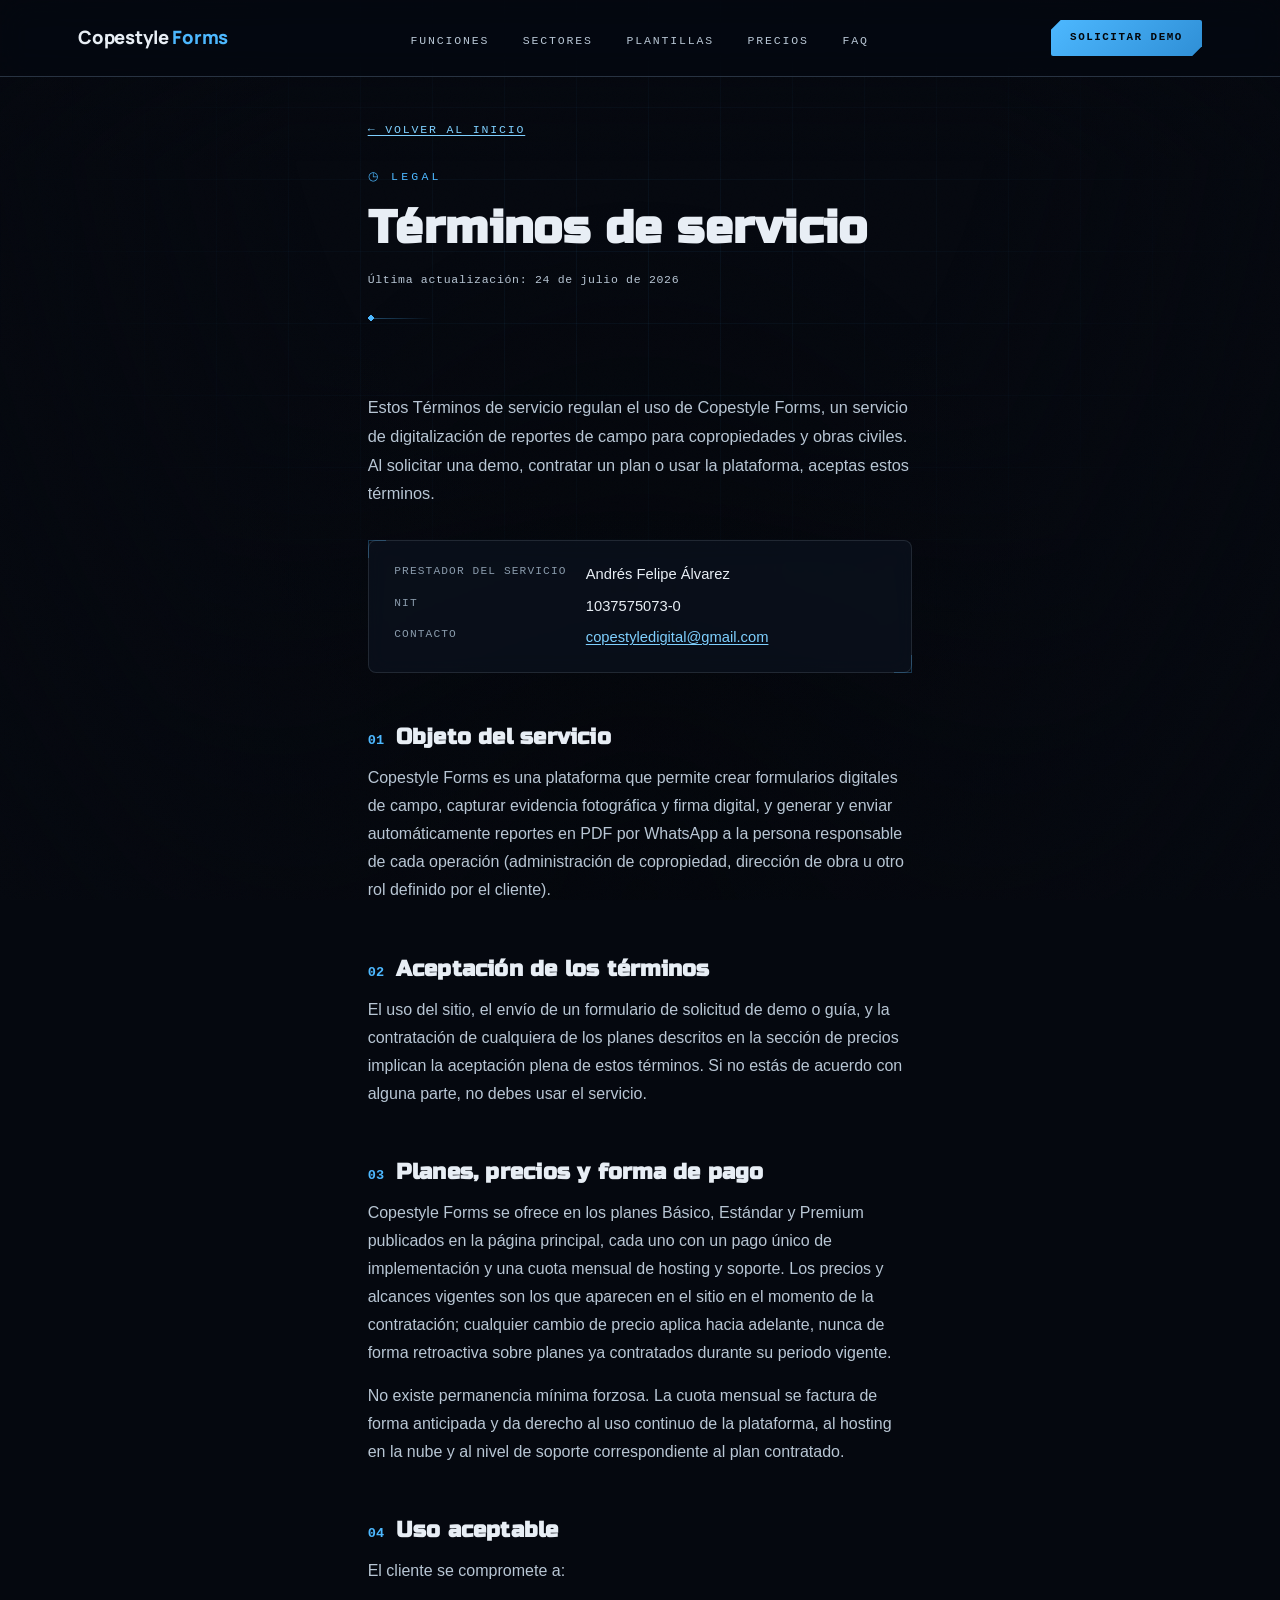
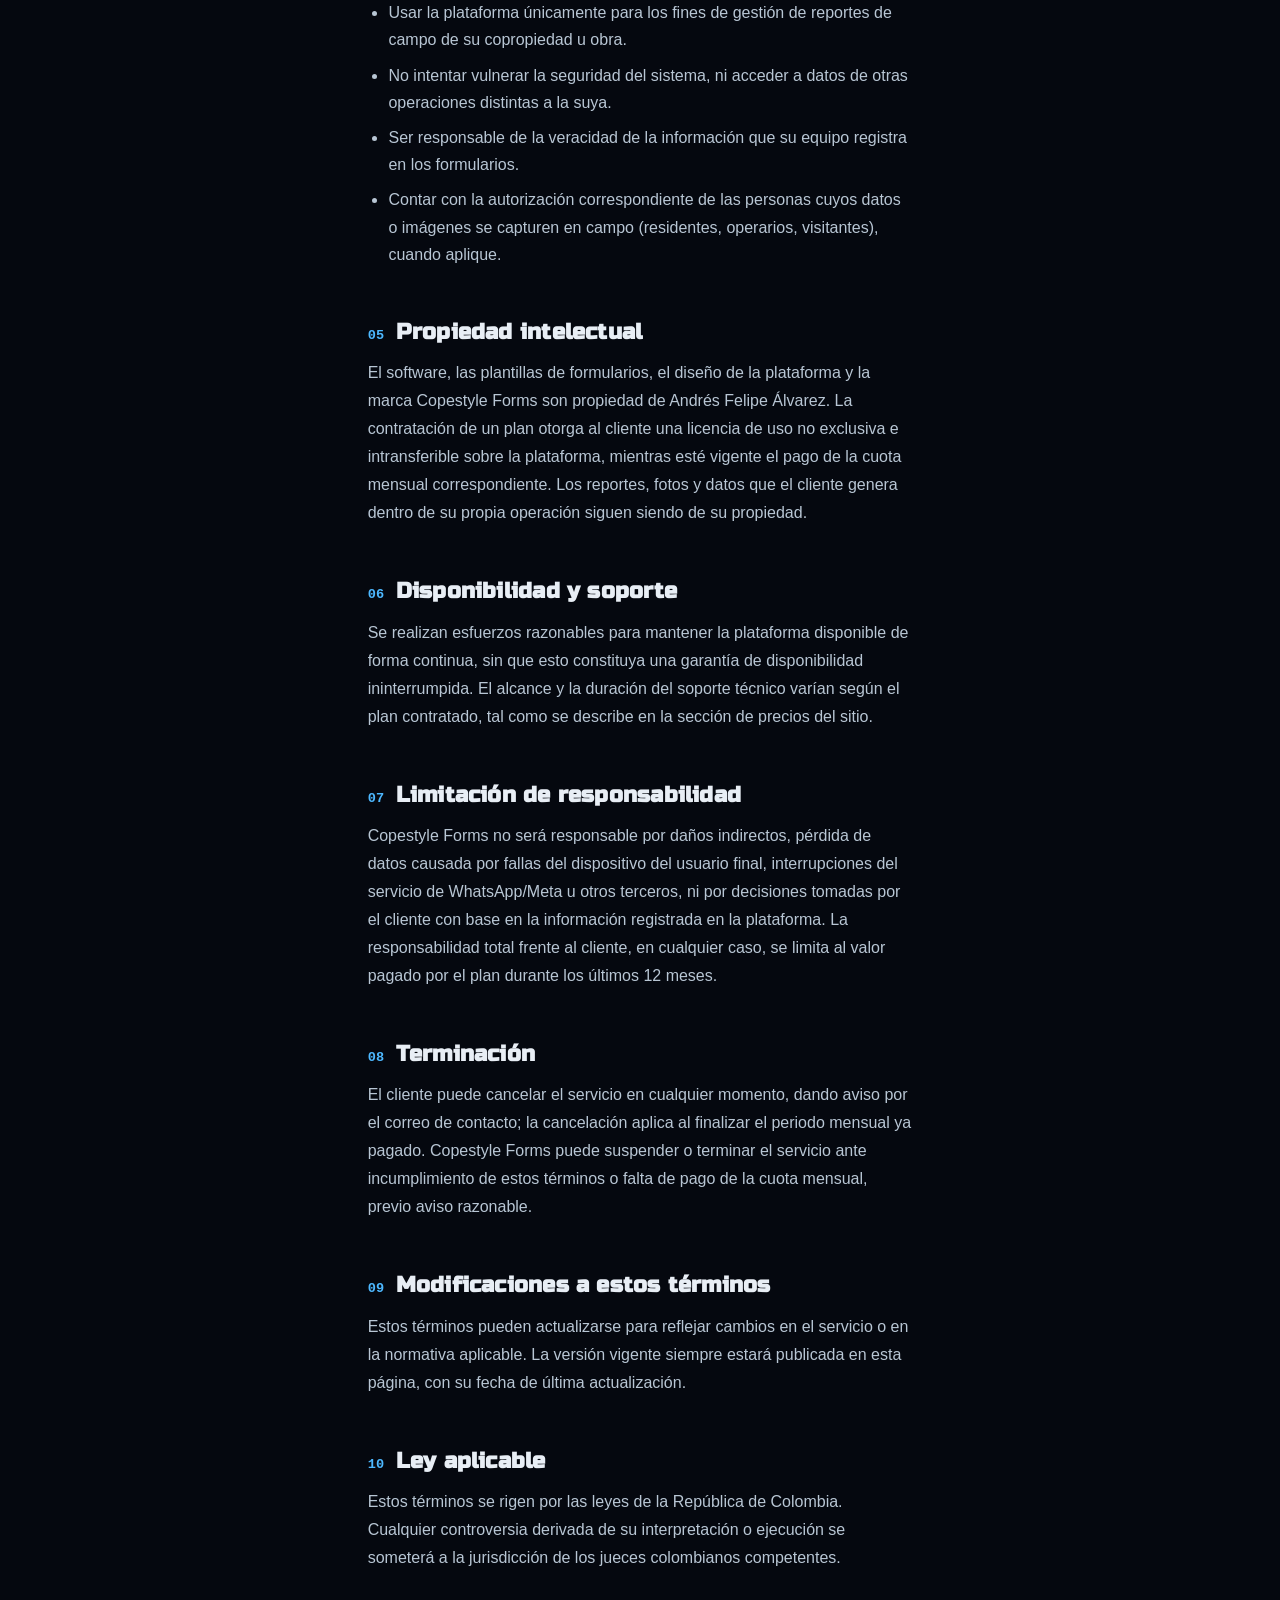
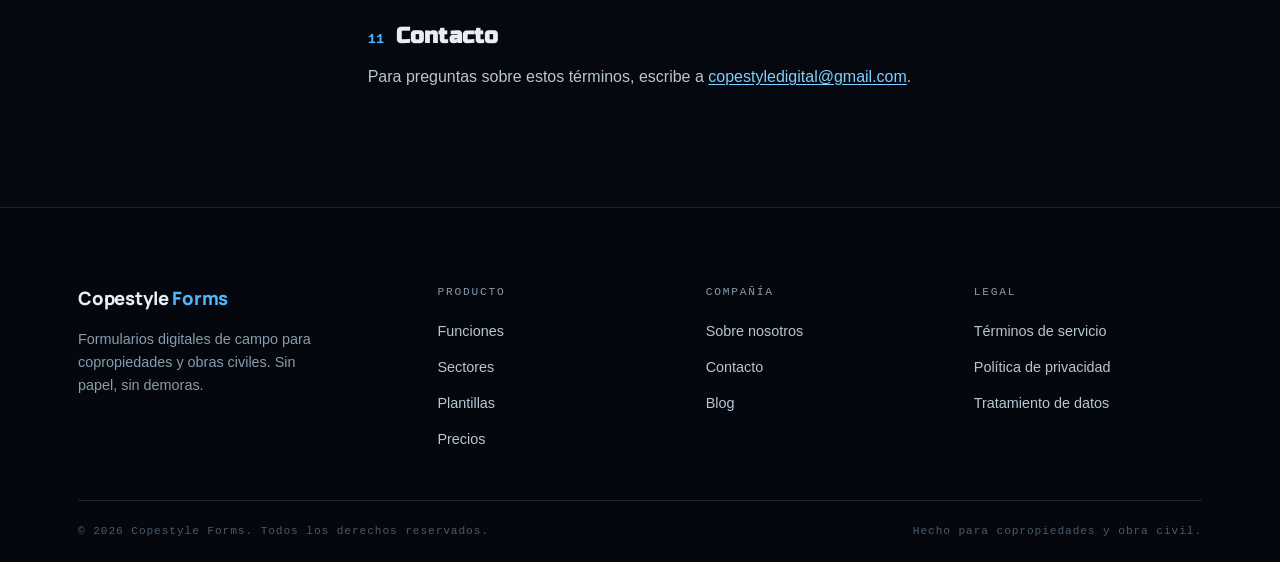
<file: terminos-de-servicio.html>
<!DOCTYPE html>
<html lang="es">
<head>
<meta charset="UTF-8" />
<meta name="viewport" content="width=device-width, initial-scale=1.0" />
<title>Términos de servicio — Copestyle Forms</title>
<meta name="description" content="Términos y condiciones de uso del servicio Copestyle Forms: planes, pagos, propiedad intelectual, disponibilidad y responsabilidad." />

<link rel="icon" type="image/png" href="assets/LogoCopestyle.png">
<link rel="apple-touch-icon" href="assets/LogoCopestyle.png">

<meta property="og:type" content="website" />
<meta property="og:url" content="https://copestyleforms.github.io/copestyle-forms-landing/terminos-de-servicio.html" />
<meta property="og:title" content="Términos de servicio — Copestyle Forms" />
<meta property="og:description" content="Términos y condiciones de uso del servicio Copestyle Forms." />
<meta property="og:image" content="https://copestyleforms.github.io/copestyle-forms-landing/assets/LogoCopestyle.png" />

<link rel="preconnect" href="https://fonts.googleapis.com">
<link rel="preconnect" href="https://fonts.gstatic.com" crossorigin>
<link href="https://fonts.googleapis.com/css2?family=Russo+One&family=Manrope:wght@700;800&display=swap" rel="stylesheet">

<link rel="stylesheet" href="css/reset.css">
<link rel="stylesheet" href="css/layout.css">
<link rel="stylesheet" href="css/components.css">
<link rel="stylesheet" href="css/animations.css">
</head>
<body>

<div class="scroll-progress" id="scroll-progress" aria-hidden="true"></div>

<div class="vignette" aria-hidden="true"></div>
<div class="blueprint-grid" aria-hidden="true"></div>
<div class="grain" aria-hidden="true"></div>

<nav class="nav">
  <div class="container nav__inner">
    <div class="nav__brand">
      <span class="nav__wordmark">Copestyle <span>Forms</span></span>
    </div>
    <ul class="nav__links">
      <li><a href="index.html#funciones">Funciones</a></li>
      <li><a href="index.html#sectores">Sectores</a></li>
      <li><a href="index.html#plantillas">Plantillas</a></li>
      <li><a href="index.html#precios">Precios</a></li>
      <li><a href="index.html#faq">FAQ</a></li>
    </ul>
    <div class="nav__actions">
      <a href="index.html#hero-form" class="btn btn--primary btn--sm">Solicitar demo</a>
      <button type="button" class="nav__toggle" id="nav-toggle" aria-label="Abrir menú" aria-expanded="false" aria-controls="nav-mobile-menu">
        <span class="nav__toggle-bar"></span>
        <span class="nav__toggle-bar"></span>
        <span class="nav__toggle-bar"></span>
      </button>
    </div>
  </div>
  <div class="nav__mobile-menu" id="nav-mobile-menu">
    <ul class="nav__mobile-links">
      <li><a href="index.html#funciones">Funciones</a></li>
      <li><a href="index.html#sectores">Sectores</a></li>
      <li><a href="index.html#plantillas">Plantillas</a></li>
      <li><a href="index.html#precios">Precios</a></li>
      <li><a href="index.html#faq">FAQ</a></li>
    </ul>
  </div>
</nav>

<main>
  <section class="section" id="terminos">
    <div class="container legal-doc">
      <a href="index.html" class="legal-doc__back">← Volver al inicio</a>

      <div class="section__header">
        <span class="kicker">◷ Legal</span>
        <h1 class="section__title">Términos de servicio</h1>
        <p class="legal-doc__updated">Última actualización: 24 de julio de 2026</p>
      </div>

      <p class="legal-doc__intro">Estos Términos de servicio regulan el uso de Copestyle Forms, un servicio de digitalización de reportes de campo para copropiedades y obras civiles. Al solicitar una demo, contratar un plan o usar la plataforma, aceptas estos términos.</p>

      <div class="panel legal-doc__entity">
        <dl>
          <dt>Prestador del servicio</dt>
          <dd>Andrés Felipe Álvarez</dd>
          <dt>NIT</dt>
          <dd>1037575073-0</dd>
          <dt>Contacto</dt>
          <dd><a href="mailto:copestyledigital@gmail.com">copestyledigital@gmail.com</a></dd>
        </dl>
      </div>

      <section>
        <h2><span class="legal-doc__num">01</span> Objeto del servicio</h2>
        <p>Copestyle Forms es una plataforma que permite crear formularios digitales de campo, capturar evidencia fotográfica y firma digital, y generar y enviar automáticamente reportes en PDF por WhatsApp a la persona responsable de cada operación (administración de copropiedad, dirección de obra u otro rol definido por el cliente).</p>
      </section>

      <section>
        <h2><span class="legal-doc__num">02</span> Aceptación de los términos</h2>
        <p>El uso del sitio, el envío de un formulario de solicitud de demo o guía, y la contratación de cualquiera de los planes descritos en la sección de precios implican la aceptación plena de estos términos. Si no estás de acuerdo con alguna parte, no debes usar el servicio.</p>
      </section>

      <section>
        <h2><span class="legal-doc__num">03</span> Planes, precios y forma de pago</h2>
        <p>Copestyle Forms se ofrece en los planes Básico, Estándar y Premium publicados en la página principal, cada uno con un pago único de implementación y una cuota mensual de hosting y soporte. Los precios y alcances vigentes son los que aparecen en el sitio en el momento de la contratación; cualquier cambio de precio aplica hacia adelante, nunca de forma retroactiva sobre planes ya contratados durante su periodo vigente.</p>
        <p>No existe permanencia mínima forzosa. La cuota mensual se factura de forma anticipada y da derecho al uso continuo de la plataforma, al hosting en la nube y al nivel de soporte correspondiente al plan contratado.</p>
      </section>

      <section>
        <h2><span class="legal-doc__num">04</span> Uso aceptable</h2>
        <p>El cliente se compromete a:</p>
        <ul>
          <li>Usar la plataforma únicamente para los fines de gestión de reportes de campo de su copropiedad u obra.</li>
          <li>No intentar vulnerar la seguridad del sistema, ni acceder a datos de otras operaciones distintas a la suya.</li>
          <li>Ser responsable de la veracidad de la información que su equipo registra en los formularios.</li>
          <li>Contar con la autorización correspondiente de las personas cuyos datos o imágenes se capturen en campo (residentes, operarios, visitantes), cuando aplique.</li>
        </ul>
      </section>

      <section>
        <h2><span class="legal-doc__num">05</span> Propiedad intelectual</h2>
        <p>El software, las plantillas de formularios, el diseño de la plataforma y la marca Copestyle Forms son propiedad de Andrés Felipe Álvarez. La contratación de un plan otorga al cliente una licencia de uso no exclusiva e intransferible sobre la plataforma, mientras esté vigente el pago de la cuota mensual correspondiente. Los reportes, fotos y datos que el cliente genera dentro de su propia operación siguen siendo de su propiedad.</p>
      </section>

      <section>
        <h2><span class="legal-doc__num">06</span> Disponibilidad y soporte</h2>
        <p>Se realizan esfuerzos razonables para mantener la plataforma disponible de forma continua, sin que esto constituya una garantía de disponibilidad ininterrumpida. El alcance y la duración del soporte técnico varían según el plan contratado, tal como se describe en la sección de precios del sitio.</p>
      </section>

      <section>
        <h2><span class="legal-doc__num">07</span> Limitación de responsabilidad</h2>
        <p>Copestyle Forms no será responsable por daños indirectos, pérdida de datos causada por fallas del dispositivo del usuario final, interrupciones del servicio de WhatsApp/Meta u otros terceros, ni por decisiones tomadas por el cliente con base en la información registrada en la plataforma. La responsabilidad total frente al cliente, en cualquier caso, se limita al valor pagado por el plan durante los últimos 12 meses.</p>
      </section>

      <section>
        <h2><span class="legal-doc__num">08</span> Terminación</h2>
        <p>El cliente puede cancelar el servicio en cualquier momento, dando aviso por el correo de contacto; la cancelación aplica al finalizar el periodo mensual ya pagado. Copestyle Forms puede suspender o terminar el servicio ante incumplimiento de estos términos o falta de pago de la cuota mensual, previo aviso razonable.</p>
      </section>

      <section>
        <h2><span class="legal-doc__num">09</span> Modificaciones a estos términos</h2>
        <p>Estos términos pueden actualizarse para reflejar cambios en el servicio o en la normativa aplicable. La versión vigente siempre estará publicada en esta página, con su fecha de última actualización.</p>
      </section>

      <section>
        <h2><span class="legal-doc__num">10</span> Ley aplicable</h2>
        <p>Estos términos se rigen por las leyes de la República de Colombia. Cualquier controversia derivada de su interpretación o ejecución se someterá a la jurisdicción de los jueces colombianos competentes.</p>
      </section>

      <section>
        <h2><span class="legal-doc__num">11</span> Contacto</h2>
        <p>Para preguntas sobre estos términos, escribe a <a href="mailto:copestyledigital@gmail.com">copestyledigital@gmail.com</a>.</p>
      </section>
    </div>
  </section>
</main>

<footer class="footer">
  <div class="container">
    <div class="footer__grid">
      <div class="footer__col">
        <div class="footer__brand">
          <span class="nav__wordmark">Copestyle <span>Forms</span></span>
        </div>
        <p class="footer__desc">Formularios digitales de campo para copropiedades y obras civiles. Sin papel, sin demoras.</p>
      </div>

      <div class="footer__col">
        <p class="footer__col-title">Producto</p>
        <ul>
          <li><a href="index.html#funciones">Funciones</a></li>
          <li><a href="index.html#sectores">Sectores</a></li>
          <li><a href="index.html#plantillas">Plantillas</a></li>
          <li><a href="index.html#precios">Precios</a></li>
        </ul>
      </div>

      <div class="footer__col">
        <p class="footer__col-title">Compañía</p>
        <ul>
          <li><a href="index.html#">Sobre nosotros</a></li>
          <li><a href="index.html#">Contacto</a></li>
          <li><a href="index.html#">Blog</a></li>
        </ul>
      </div>

      <div class="footer__col">
        <p class="footer__col-title">Legal</p>
        <ul>
          <li><a href="terminos-de-servicio.html">Términos de servicio</a></li>
          <li><a href="politica-de-privacidad.html">Política de privacidad</a></li>
          <li><a href="tratamiento-de-datos.html">Tratamiento de datos</a></li>
        </ul>
      </div>
    </div>

    <div class="footer__bottom">
      <span>© 2026 Copestyle Forms. Todos los derechos reservados.</span>
      <span>Hecho para copropiedades y obra civil.</span>
    </div>
  </div>
</footer>

<script src="js/interactions.js" defer></script>
</body>
</html>
</file>
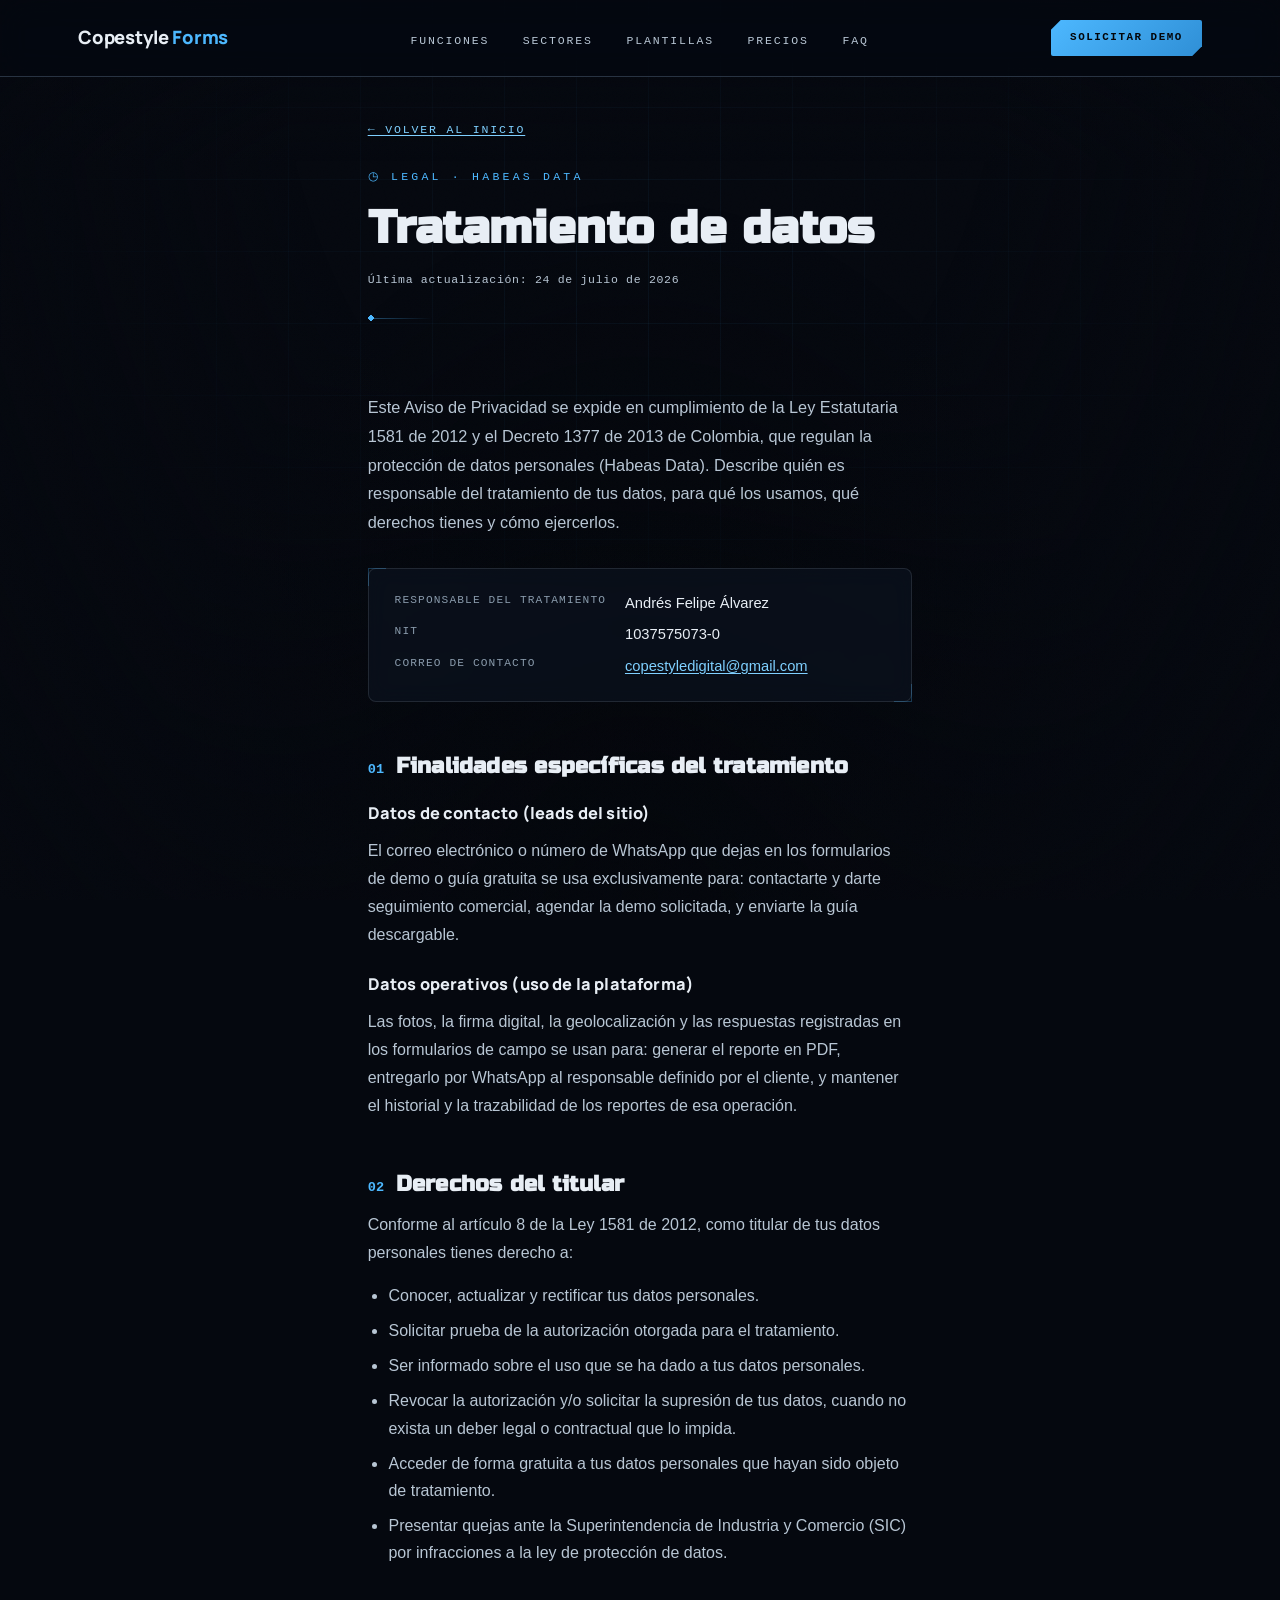
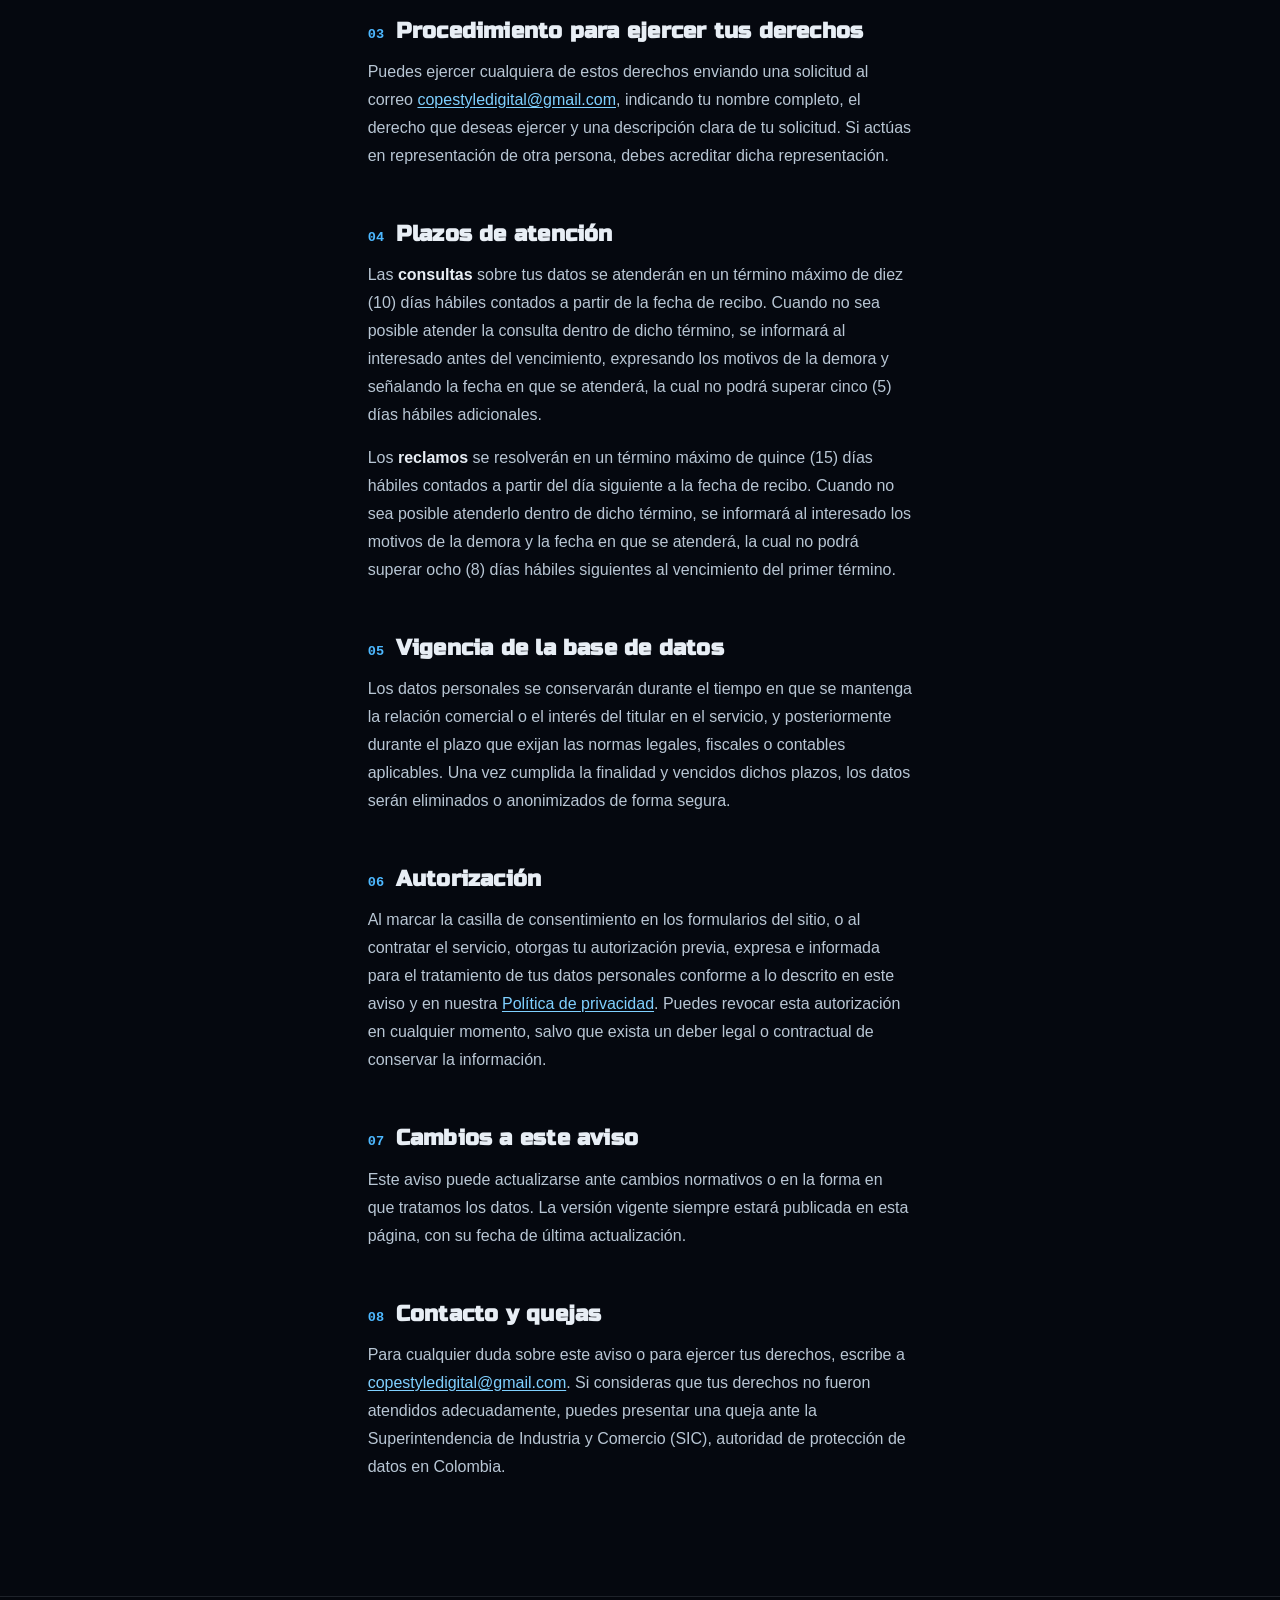
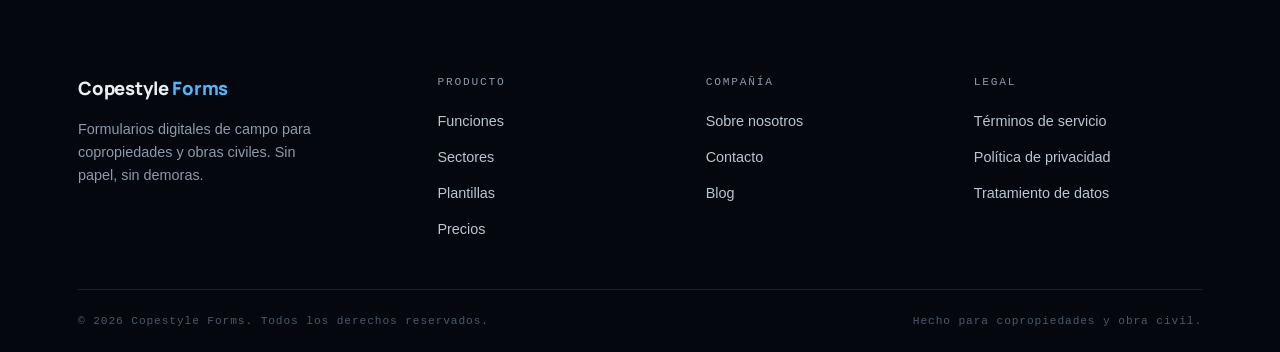
<file: tratamiento-de-datos.html>
<!DOCTYPE html>
<html lang="es">
<head>
<meta charset="UTF-8" />
<meta name="viewport" content="width=device-width, initial-scale=1.0" />
<title>Tratamiento de datos — Copestyle Forms</title>
<meta name="description" content="Aviso de privacidad de Copestyle Forms conforme a la Ley 1581 de 2012: finalidades del tratamiento, derechos del titular y procedimiento para ejercerlos." />

<link rel="icon" type="image/png" href="assets/LogoCopestyle.png">
<link rel="apple-touch-icon" href="assets/LogoCopestyle.png">

<meta property="og:type" content="website" />
<meta property="og:url" content="https://copestyleforms.github.io/copestyle-forms-landing/tratamiento-de-datos.html" />
<meta property="og:title" content="Tratamiento de datos — Copestyle Forms" />
<meta property="og:description" content="Aviso de privacidad conforme a la Ley 1581 de 2012 (Colombia)." />
<meta property="og:image" content="https://copestyleforms.github.io/copestyle-forms-landing/assets/LogoCopestyle.png" />

<link rel="preconnect" href="https://fonts.googleapis.com">
<link rel="preconnect" href="https://fonts.gstatic.com" crossorigin>
<link href="https://fonts.googleapis.com/css2?family=Russo+One&family=Manrope:wght@700;800&display=swap" rel="stylesheet">

<link rel="stylesheet" href="css/reset.css">
<link rel="stylesheet" href="css/layout.css">
<link rel="stylesheet" href="css/components.css">
<link rel="stylesheet" href="css/animations.css">
</head>
<body>

<div class="scroll-progress" id="scroll-progress" aria-hidden="true"></div>

<div class="vignette" aria-hidden="true"></div>
<div class="blueprint-grid" aria-hidden="true"></div>
<div class="grain" aria-hidden="true"></div>

<nav class="nav">
  <div class="container nav__inner">
    <div class="nav__brand">
      <span class="nav__wordmark">Copestyle <span>Forms</span></span>
    </div>
    <ul class="nav__links">
      <li><a href="index.html#funciones">Funciones</a></li>
      <li><a href="index.html#sectores">Sectores</a></li>
      <li><a href="index.html#plantillas">Plantillas</a></li>
      <li><a href="index.html#precios">Precios</a></li>
      <li><a href="index.html#faq">FAQ</a></li>
    </ul>
    <div class="nav__actions">
      <a href="index.html#hero-form" class="btn btn--primary btn--sm">Solicitar demo</a>
      <button type="button" class="nav__toggle" id="nav-toggle" aria-label="Abrir menú" aria-expanded="false" aria-controls="nav-mobile-menu">
        <span class="nav__toggle-bar"></span>
        <span class="nav__toggle-bar"></span>
        <span class="nav__toggle-bar"></span>
      </button>
    </div>
  </div>
  <div class="nav__mobile-menu" id="nav-mobile-menu">
    <ul class="nav__mobile-links">
      <li><a href="index.html#funciones">Funciones</a></li>
      <li><a href="index.html#sectores">Sectores</a></li>
      <li><a href="index.html#plantillas">Plantillas</a></li>
      <li><a href="index.html#precios">Precios</a></li>
      <li><a href="index.html#faq">FAQ</a></li>
    </ul>
  </div>
</nav>

<main>
  <section class="section" id="tratamiento">
    <div class="container legal-doc">
      <a href="index.html" class="legal-doc__back">← Volver al inicio</a>

      <div class="section__header">
        <span class="kicker">◷ Legal · Habeas Data</span>
        <h1 class="section__title">Tratamiento de datos</h1>
        <p class="legal-doc__updated">Última actualización: 24 de julio de 2026</p>
      </div>

      <p class="legal-doc__intro">Este Aviso de Privacidad se expide en cumplimiento de la Ley Estatutaria 1581 de 2012 y el Decreto 1377 de 2013 de Colombia, que regulan la protección de datos personales (Habeas Data). Describe quién es responsable del tratamiento de tus datos, para qué los usamos, qué derechos tienes y cómo ejercerlos.</p>

      <div class="panel legal-doc__entity">
        <dl>
          <dt>Responsable del tratamiento</dt>
          <dd>Andrés Felipe Álvarez</dd>
          <dt>NIT</dt>
          <dd>1037575073-0</dd>
          <dt>Correo de contacto</dt>
          <dd><a href="mailto:copestyledigital@gmail.com">copestyledigital@gmail.com</a></dd>
        </dl>
      </div>

      <section>
        <h2><span class="legal-doc__num">01</span> Finalidades específicas del tratamiento</h2>
        <h3>Datos de contacto (leads del sitio)</h3>
        <p>El correo electrónico o número de WhatsApp que dejas en los formularios de demo o guía gratuita se usa exclusivamente para: contactarte y darte seguimiento comercial, agendar la demo solicitada, y enviarte la guía descargable.</p>
        <h3>Datos operativos (uso de la plataforma)</h3>
        <p>Las fotos, la firma digital, la geolocalización y las respuestas registradas en los formularios de campo se usan para: generar el reporte en PDF, entregarlo por WhatsApp al responsable definido por el cliente, y mantener el historial y la trazabilidad de los reportes de esa operación.</p>
      </section>

      <section>
        <h2><span class="legal-doc__num">02</span> Derechos del titular</h2>
        <p>Conforme al artículo 8 de la Ley 1581 de 2012, como titular de tus datos personales tienes derecho a:</p>
        <ul>
          <li>Conocer, actualizar y rectificar tus datos personales.</li>
          <li>Solicitar prueba de la autorización otorgada para el tratamiento.</li>
          <li>Ser informado sobre el uso que se ha dado a tus datos personales.</li>
          <li>Revocar la autorización y/o solicitar la supresión de tus datos, cuando no exista un deber legal o contractual que lo impida.</li>
          <li>Acceder de forma gratuita a tus datos personales que hayan sido objeto de tratamiento.</li>
          <li>Presentar quejas ante la Superintendencia de Industria y Comercio (SIC) por infracciones a la ley de protección de datos.</li>
        </ul>
      </section>

      <section>
        <h2><span class="legal-doc__num">03</span> Procedimiento para ejercer tus derechos</h2>
        <p>Puedes ejercer cualquiera de estos derechos enviando una solicitud al correo <a href="mailto:copestyledigital@gmail.com">copestyledigital@gmail.com</a>, indicando tu nombre completo, el derecho que deseas ejercer y una descripción clara de tu solicitud. Si actúas en representación de otra persona, debes acreditar dicha representación.</p>
      </section>

      <section>
        <h2><span class="legal-doc__num">04</span> Plazos de atención</h2>
        <p>Las <strong>consultas</strong> sobre tus datos se atenderán en un término máximo de diez (10) días hábiles contados a partir de la fecha de recibo. Cuando no sea posible atender la consulta dentro de dicho término, se informará al interesado antes del vencimiento, expresando los motivos de la demora y señalando la fecha en que se atenderá, la cual no podrá superar cinco (5) días hábiles adicionales.</p>
        <p>Los <strong>reclamos</strong> se resolverán en un término máximo de quince (15) días hábiles contados a partir del día siguiente a la fecha de recibo. Cuando no sea posible atenderlo dentro de dicho término, se informará al interesado los motivos de la demora y la fecha en que se atenderá, la cual no podrá superar ocho (8) días hábiles siguientes al vencimiento del primer término.</p>
      </section>

      <section>
        <h2><span class="legal-doc__num">05</span> Vigencia de la base de datos</h2>
        <p>Los datos personales se conservarán durante el tiempo en que se mantenga la relación comercial o el interés del titular en el servicio, y posteriormente durante el plazo que exijan las normas legales, fiscales o contables aplicables. Una vez cumplida la finalidad y vencidos dichos plazos, los datos serán eliminados o anonimizados de forma segura.</p>
      </section>

      <section>
        <h2><span class="legal-doc__num">06</span> Autorización</h2>
        <p>Al marcar la casilla de consentimiento en los formularios del sitio, o al contratar el servicio, otorgas tu autorización previa, expresa e informada para el tratamiento de tus datos personales conforme a lo descrito en este aviso y en nuestra <a href="politica-de-privacidad.html">Política de privacidad</a>. Puedes revocar esta autorización en cualquier momento, salvo que exista un deber legal o contractual de conservar la información.</p>
      </section>

      <section>
        <h2><span class="legal-doc__num">07</span> Cambios a este aviso</h2>
        <p>Este aviso puede actualizarse ante cambios normativos o en la forma en que tratamos los datos. La versión vigente siempre estará publicada en esta página, con su fecha de última actualización.</p>
      </section>

      <section>
        <h2><span class="legal-doc__num">08</span> Contacto y quejas</h2>
        <p>Para cualquier duda sobre este aviso o para ejercer tus derechos, escribe a <a href="mailto:copestyledigital@gmail.com">copestyledigital@gmail.com</a>. Si consideras que tus derechos no fueron atendidos adecuadamente, puedes presentar una queja ante la Superintendencia de Industria y Comercio (SIC), autoridad de protección de datos en Colombia.</p>
      </section>
    </div>
  </section>
</main>

<footer class="footer">
  <div class="container">
    <div class="footer__grid">
      <div class="footer__col">
        <div class="footer__brand">
          <span class="nav__wordmark">Copestyle <span>Forms</span></span>
        </div>
        <p class="footer__desc">Formularios digitales de campo para copropiedades y obras civiles. Sin papel, sin demoras.</p>
      </div>

      <div class="footer__col">
        <p class="footer__col-title">Producto</p>
        <ul>
          <li><a href="index.html#funciones">Funciones</a></li>
          <li><a href="index.html#sectores">Sectores</a></li>
          <li><a href="index.html#plantillas">Plantillas</a></li>
          <li><a href="index.html#precios">Precios</a></li>
        </ul>
      </div>

      <div class="footer__col">
        <p class="footer__col-title">Compañía</p>
        <ul>
          <li><a href="index.html#">Sobre nosotros</a></li>
          <li><a href="index.html#">Contacto</a></li>
          <li><a href="index.html#">Blog</a></li>
        </ul>
      </div>

      <div class="footer__col">
        <p class="footer__col-title">Legal</p>
        <ul>
          <li><a href="terminos-de-servicio.html">Términos de servicio</a></li>
          <li><a href="politica-de-privacidad.html">Política de privacidad</a></li>
          <li><a href="tratamiento-de-datos.html">Tratamiento de datos</a></li>
        </ul>
      </div>
    </div>

    <div class="footer__bottom">
      <span>© 2026 Copestyle Forms. Todos los derechos reservados.</span>
      <span>Hecho para copropiedades y obra civil.</span>
    </div>
  </div>
</footer>

<script src="js/interactions.js" defer></script>
</body>
</html>
</file>
<file: css/layout.css>
/* =========================================================
   COPESTYLE FORMS — layout.css
   Estructura: nav, secciones, retícula, footer, responsive base
   ========================================================= */

.container {
  width: 100%;
  max-width: var(--container);
  margin-inline: auto;
  padding-inline: var(--gutter);
  position: relative;
}

/* ---------- Vignette ---------- */
.vignette {
  position: fixed;
  inset: 0;
  z-index: 1;
  pointer-events: none;
  background:
    radial-gradient(ellipse at 50% 0%, transparent 0%, transparent 40%, var(--void) 100%),
    radial-gradient(ellipse at 50% 100%, rgba(3, 5, 9, 0.9) 0%, transparent 55%),
    linear-gradient(180deg, rgba(5, 8, 15, 0.55) 0%, transparent 18%);
}

/* Retícula de plano técnico, se desvanece hacia los bordes */
.blueprint-grid {
  position: fixed;
  inset: 0;
  z-index: 1;
  pointer-events: none;
  background-image:
    repeating-linear-gradient(0deg, rgba(77, 184, 255, 0.06) 0, rgba(77, 184, 255, 0.06) 1px, transparent 1px, transparent 72px),
    repeating-linear-gradient(90deg, rgba(77, 184, 255, 0.06) 0, rgba(77, 184, 255, 0.06) 1px, transparent 1px, transparent 72px);
  mask-image: radial-gradient(ellipse 70% 60% at 50% 30%, black 0%, transparent 75%);
  -webkit-mask-image: radial-gradient(ellipse 70% 60% at 50% 30%, black 0%, transparent 75%);
}

/* Grano fino para romper el plano de color y dar textura de superficie */
.grain {
  position: fixed;
  inset: 0;
  z-index: 1;
  pointer-events: none;
  opacity: 0.035;
  mix-blend-mode: overlay;
  background-image: url('data:image/svg+xml;utf8,<svg xmlns="http://www.w3.org/2000/svg" width="140" height="140"><filter id="n"><feTurbulence type="fractalNoise" baseFrequency="0.85" numOctaves="2" stitchTiles="stitch"/></filter><rect width="100%25" height="100%25" filter="url(%23n)"/></svg>');
  background-size: 180px 180px;
}

/* ---------- Barra de progreso de scroll ---------- */
.scroll-progress {
  position: fixed;
  top: 0;
  left: 0;
  height: 2px;
  width: 0%;
  background: linear-gradient(90deg, var(--electric), var(--electric-bright));
  box-shadow: 0 0 12px rgba(77, 184, 255, 0.7);
  z-index: 100;
  transition: width 0.1s linear;
}

/* ---------- Nav ---------- */
.nav {
  position: fixed;
  top: 0;
  left: 0;
  right: 0;
  z-index: 50;
  background: rgba(5, 8, 15, 0.55);
  backdrop-filter: blur(16px) saturate(140%);
  -webkit-backdrop-filter: blur(16px) saturate(140%);
  border-bottom: 1px solid var(--border);
}

.nav__inner {
  display: flex;
  align-items: center;
  justify-content: space-between;
  height: 76px;
  gap: 2rem;
}

.nav__brand {
  display: flex;
  align-items: center;
  gap: 0.75rem;
  flex-shrink: 0;
}

.nav__wordmark {
  font-family: var(--font-wordmark);
  font-size: 1.15rem;
  font-weight: 800;
  letter-spacing: -0.01em;
  color: var(--ice);
  white-space: nowrap;
}

.nav__wordmark span {
  color: var(--electric);
}

.nav__links {
  display: flex;
  align-items: center;
  gap: 2.1rem;
  list-style: none;
}

.nav__links a {
  font-family: var(--font-mono);
  font-size: 0.72rem;
  text-transform: uppercase;
  letter-spacing: 0.16em;
  color: var(--silver);
  position: relative;
  padding-block: 0.35rem;
  transition: color var(--dur-fast) var(--ease);
}

.nav__links a::after {
  content: '';
  position: absolute;
  left: 0;
  bottom: 0;
  width: 0%;
  height: 1px;
  background: var(--electric);
  transition: width var(--dur-fast) var(--ease);
}

.nav__links a:hover {
  color: var(--ice);
}

.nav__links a:hover::after {
  width: 100%;
}

.nav__links a.is-active {
  color: var(--electric-bright);
}

.nav__links a.is-active::after {
  width: 100%;
  background: var(--electric-bright);
}

.nav__actions {
  display: flex;
  align-items: center;
  gap: 0.75rem;
  flex-shrink: 0;
}

/* ---------- Menú móvil ---------- */
.nav__toggle {
  display: none;
  flex-direction: column;
  justify-content: center;
  align-items: center;
  gap: 5px;
  width: 44px;
  height: 44px;
  padding: 0;
  border-radius: var(--radius-md);
}

.nav__toggle:hover {
  background: var(--surface);
}

.nav__toggle-bar {
  display: block;
  width: 20px;
  height: 2px;
  background: var(--ice);
  transition: transform var(--dur-fast) var(--ease), opacity var(--dur-fast) var(--ease);
}

.nav__toggle[aria-expanded="true"] .nav__toggle-bar:nth-child(1) {
  transform: translateY(7px) rotate(45deg);
}

.nav__toggle[aria-expanded="true"] .nav__toggle-bar:nth-child(2) {
  opacity: 0;
}

.nav__toggle[aria-expanded="true"] .nav__toggle-bar:nth-child(3) {
  transform: translateY(-7px) rotate(-45deg);
}

.nav__mobile-menu {
  position: absolute;
  top: 100%;
  left: 0;
  right: 0;
  z-index: 49;
  max-height: 0;
  overflow: hidden;
  background: var(--surface-strong);
  backdrop-filter: blur(16px) saturate(140%);
  -webkit-backdrop-filter: blur(16px) saturate(140%);
  border-bottom: 1px solid var(--border);
  transition: max-height var(--dur-med) var(--ease);
}

.nav__mobile-menu.is-open {
  max-height: 400px;
}

.nav__mobile-links {
  display: flex;
  flex-direction: column;
  padding: 0.25rem var(--gutter) 1.25rem;
}

.nav__mobile-links a {
  display: flex;
  align-items: center;
  min-height: 48px;
  font-family: var(--font-mono);
  font-size: 0.78rem;
  text-transform: uppercase;
  letter-spacing: 0.14em;
  color: var(--silver);
  border-bottom: 1px solid var(--border);
  transition: color var(--dur-fast) var(--ease);
}

.nav__mobile-links li:last-child a {
  border-bottom: none;
}

.nav__mobile-links a:hover,
.nav__mobile-links a.is-active {
  color: var(--electric-bright);
}

/* ---------- Secciones ---------- */
.section {
  position: relative;
  z-index: 2;
  padding-block: clamp(4rem, 9vw, 8rem);
}

.section__header {
  max-width: 640px;
  margin-bottom: clamp(2.5rem, 6vw, 4.5rem);
  position: relative;
}

.section__header--center {
  margin-inline: auto;
  text-align: center;
}

.section__title {
  font-size: clamp(1.9rem, 4vw, 2.9rem);
  margin-top: 0.9rem;
}

.section__lead {
  margin-top: 1.1rem;
  color: var(--silver);
  font-size: 1.05rem;
  max-width: 52ch;
}

.section__header--center .section__lead {
  margin-inline: auto;
}

.section__lead--center {
  margin-inline: auto;
}

/* ---------- Hero ---------- */
.hero {
  position: relative;
  z-index: 2;
  min-height: 100vh;
  display: flex;
  align-items: center;
  padding-top: 120px;
  padding-bottom: 6rem;
}

.hero__grid {
  display: grid;
  grid-template-columns: minmax(0, 620px) minmax(0, 1fr);
  gap: clamp(2rem, 6vw, 5rem);
  align-items: center;
}

.hero__visual {
  position: relative;
  display: flex;
  align-items: center;
  justify-content: center;
}

.hero__title {
  font-size: clamp(2.4rem, 6vw, 4.3rem);
  margin-top: 1.4rem;
  max-width: 15ch;
}

.hero__lead {
  margin-top: 1.4rem;
  font-size: 1.15rem;
  color: var(--silver);
  max-width: 46ch;
}

.hero__form {
  margin-top: 2.2rem;
  display: flex;
  gap: 0.7rem;
  max-width: 460px;
  flex-wrap: wrap;
}

.hero__meta {
  margin-top: 1rem;
  font-family: var(--font-mono);
  font-size: 0.7rem;
  letter-spacing: 0.12em;
  text-transform: uppercase;
  color: var(--steel);
}

.hero__stats {
  margin-top: 3.4rem;
  display: grid;
  grid-template-columns: repeat(4, minmax(0, 1fr));
  gap: 1.5rem;
  max-width: 640px;
}

.scroll-hint {
  position: absolute;
  bottom: 2.4rem;
  left: 50%;
  transform: translateX(-50%);
  display: flex;
  flex-direction: column;
  align-items: center;
  gap: 0.6rem;
  font-family: var(--font-mono);
  font-size: 0.65rem;
  letter-spacing: 0.2em;
  text-transform: uppercase;
  color: var(--steel);
}

/* ---------- Grids genéricos ---------- */
.features-grid {
  display: grid;
  grid-template-columns: repeat(3, minmax(0, 1fr));
  gap: 1.5rem;
}

.sectors-grid {
  display: grid;
  grid-template-columns: repeat(3, minmax(0, 1fr));
  gap: 1.75rem;
}

@media (max-width: 1100px) {
  .sectors-grid {
    grid-template-columns: minmax(0, 1fr);
  }
}

.templates-list {
  display: grid;
  grid-template-columns: repeat(2, minmax(0, 1fr));
  gap: 1.25rem;
}

.testimonials-grid {
  display: grid;
  grid-template-columns: repeat(3, minmax(0, 1fr));
  gap: 1.5rem;
}

.pricing-grid {
  display: grid;
  grid-template-columns: repeat(3, minmax(0, 1fr));
  gap: 1.5rem;
  align-items: stretch;
}

.faq-list {
  max-width: 760px;
  margin-inline: auto;
  display: flex;
  flex-direction: column;
  gap: 0.9rem;
}

/* ---------- Split (texto + hueco visual) ---------- */
.split {
  display: grid;
  grid-template-columns: minmax(0, 1fr) minmax(0, 1fr);
  gap: clamp(2rem, 6vw, 5rem);
  align-items: center;
}

.split--reverse .split__text {
  order: 2;
}

.split__steps {
  margin-top: 2rem;
  display: flex;
  flex-direction: column;
  gap: 1.4rem;
}

.split__visual {
  position: relative;
  min-height: 420px;
  display: flex;
  align-items: center;
  justify-content: center;
}

.split__points {
  margin-top: 1.8rem;
  display: grid;
  grid-template-columns: repeat(2, minmax(0, 1fr));
  gap: 0.9rem;
}

/* ---------- Lead magnet ---------- */
.lead-magnet {
  display: grid;
  grid-template-columns: minmax(0, 1fr) minmax(0, 420px);
  gap: clamp(2rem, 5vw, 4rem);
  align-items: center;
}

/* ---------- CTA final ---------- */
.cta-final {
  text-align: center;
}

.cta-final .container {
  max-width: 760px;
}

.cta-final__form {
  margin-top: 2rem;
  display: flex;
  justify-content: center;
  gap: 0.7rem;
  flex-wrap: wrap;
}

/* ---------- Footer ---------- */
.footer {
  position: relative;
  z-index: 2;
  border-top: 1px solid var(--border);
  background: rgba(5, 8, 15, 0.65);
  backdrop-filter: blur(14px);
  -webkit-backdrop-filter: blur(14px);
  padding-top: clamp(3rem, 6vw, 5rem);
}

.footer__grid {
  display: grid;
  grid-template-columns: 1.4fr 1fr 1fr 1fr;
  gap: 2.5rem;
  padding-bottom: 3rem;
}

.footer__brand {
  display: flex;
  align-items: center;
  margin-bottom: 0.9rem;
}

.footer__desc {
  color: var(--steel);
  font-size: 0.9rem;
  max-width: 32ch;
  margin-top: 0.9rem;
}

.footer__col-title {
  font-family: var(--font-mono);
  font-size: 0.7rem;
  text-transform: uppercase;
  letter-spacing: 0.16em;
  color: var(--steel);
  margin-bottom: 1rem;
}

.footer__col ul {
  display: flex;
  flex-direction: column;
  gap: 0.65rem;
}

.footer__col a {
  color: var(--silver);
  font-size: 0.9rem;
  transition: color var(--dur-fast) var(--ease);
}

.footer__col a:hover {
  color: var(--electric-bright);
}

.footer__bottom {
  border-top: 1px solid var(--border);
  padding-block: 1.4rem;
  display: flex;
  justify-content: space-between;
  align-items: center;
  gap: 1rem;
  font-family: var(--font-mono);
  font-size: 0.7rem;
  letter-spacing: 0.08em;
  color: var(--steel-dim);
}

/* =========================================================
   RESPONSIVE
   ========================================================= */

@media (max-width: 900px) {
  .nav__links {
    display: none;
  }

  .nav__toggle {
    display: flex;
  }

  .btn--sm {
    min-height: 44px;
    padding: 0.7rem 1.3rem;
  }

  .contact-toggle__option {
    min-height: 44px;
  }

  .hero__grid {
    grid-template-columns: minmax(0, 1fr);
  }

  .hero__visual {
    display: none;
  }

  .hero__stats {
    grid-template-columns: repeat(2, minmax(0, 1fr));
  }

  .features-grid,
  .testimonials-grid,
  .pricing-grid {
    grid-template-columns: repeat(2, minmax(0, 1fr));
  }

  .sectors-grid {
    grid-template-columns: minmax(0, 1fr);
  }

  .split,
  .split--reverse .split__text,
  .lead-magnet {
    grid-template-columns: minmax(0, 1fr);
  }

  .split--reverse .split__text {
    order: 0;
  }

  .split__visual {
    min-height: 300px;
    order: -1;
  }

  .footer__grid {
    grid-template-columns: repeat(2, minmax(0, 1fr));
  }
}

@media (max-width: 500px) {
  .nav__inner {
    height: 64px;
  }

  .nav__wordmark {
    font-size: 0.8rem;
  }

  .hero {
    padding-top: 100px;
  }

  .hero__form,
  .cta-final__form {
    flex-direction: column;
  }

  .hero__stats {
    grid-template-columns: repeat(2, minmax(0, 1fr));
    gap: 1rem;
  }

  .features-grid,
  .testimonials-grid,
  .pricing-grid,
  .templates-list,
  .split__points {
    grid-template-columns: minmax(0, 1fr);
  }

  .footer__grid {
    grid-template-columns: minmax(0, 1fr);
  }

  .footer__bottom {
    flex-direction: column;
    text-align: center;
  }
}
</file>
<file: css/components.css>
/* =========================================================
   COPESTYLE FORMS — components.css
   Piezas de UI: botones, tarjetas, badges, precios, FAQ, toast
   ========================================================= */

/* ---------- Kicker (etiqueta de sección) ---------- */
.kicker {
  font-family: var(--font-mono);
  font-size: 0.72rem;
  text-transform: uppercase;
  letter-spacing: 0.28em;
  color: var(--electric);
  display: inline-flex;
  align-items: center;
  gap: 0.6em;
}

.section__header::after {
  content: '';
  display: block;
  margin-top: 1.6rem;
  width: 64px;
  height: 6px;
  background-image:
    radial-gradient(circle at center, var(--electric) 60%, transparent 68%),
    linear-gradient(90deg, var(--electric-line), transparent);
  background-position: 0 50%, 0 50%;
  background-size: 6px 6px, 100% 1px;
  background-repeat: no-repeat, no-repeat;
}

.section__header--center::after {
  margin-inline: auto;
  background-image:
    radial-gradient(circle at center, var(--electric) 60%, transparent 68%),
    radial-gradient(circle at center, var(--electric) 60%, transparent 68%),
    linear-gradient(90deg, transparent, var(--electric-line), transparent);
  background-position: 0 50%, 100% 50%, 0 50%;
  background-size: 6px 6px, 6px 6px, 100% 1px;
  background-repeat: no-repeat, no-repeat, no-repeat;
}

/* ---------- Botones ---------- */
.btn {
  display: inline-flex;
  align-items: center;
  justify-content: center;
  gap: 0.5rem;
  padding: 0.85rem 1.6rem;
  font-family: var(--font-mono);
  font-size: 0.74rem;
  font-weight: 500;
  text-transform: uppercase;
  letter-spacing: 0.14em;
  border-radius: var(--radius-sm);
  clip-path: polygon(10px 0, 100% 0, 100% calc(100% - 10px), calc(100% - 10px) 100%, 0 100%, 0 10px);
  transition: transform var(--dur-fast) var(--ease), box-shadow var(--dur-fast) var(--ease), background var(--dur-fast) var(--ease), border-color var(--dur-fast) var(--ease);
  white-space: nowrap;
}

.btn--primary {
  background: linear-gradient(135deg, var(--electric) 0%, #2f8fd6 100%);
  color: var(--void-deep);
  font-weight: 700;
}

.btn--primary:hover {
  transform: translateY(-2px);
  box-shadow: var(--glow-md);
}

.btn--ghost {
  background: transparent;
  border: 1px solid var(--border-strong);
  color: var(--ice);
}

.btn--ghost:hover {
  transform: translateY(-2px);
  border-color: var(--border-electric);
  box-shadow: var(--glow-sm);
  color: var(--electric-bright);
}

.btn--sm {
  padding: 0.6rem 1.2rem;
  font-size: 0.68rem;
}

.btn--block {
  width: 100%;
}

/* ---------- Badge ---------- */
.badge {
  display: inline-flex;
  align-items: center;
  gap: 0.55rem;
  padding: 0.55rem 1.1rem;
  background: var(--surface);
  border: 1px solid var(--border-electric);
  clip-path: polygon(8px 0, 100% 0, 100% calc(100% - 8px), calc(100% - 8px) 100%, 0 100%, 0 8px);
  font-family: var(--font-mono);
  font-size: 0.68rem;
  letter-spacing: 0.16em;
  text-transform: uppercase;
  color: var(--electric-bright);
}

.section__lead + .badge {
  margin-top: 1.4rem;
}

/* ---------- Inputs ---------- */
.field {
  flex: 1;
  min-width: 220px;
  padding: 0.9rem 1.1rem;
  background: var(--surface);
  border: 1px solid var(--border-strong);
  border-radius: var(--radius-sm);
  color: var(--ice);
  font-size: 0.95rem;
  transition: border-color var(--dur-fast) var(--ease), box-shadow var(--dur-fast) var(--ease);
}

.field::placeholder {
  color: var(--steel);
}

.field:focus {
  border-color: var(--electric);
  box-shadow: 0 0 0 3px var(--electric-dim);
  outline: none;
}

.field-error {
  display: block;
  margin-top: 0.5rem;
  font-family: var(--font-mono);
  font-size: 0.72rem;
  letter-spacing: 0.04em;
  color: #ff8a8a;
  min-height: 1.1em;
}

.field-trap {
  position: absolute;
  left: -9999px;
  width: 1px;
  height: 1px;
  overflow: hidden;
}

.is-hidden {
  display: none;
}

/* ---------- Selector de método de contacto ---------- */
.contact-toggle {
  display: flex;
  gap: 0.6rem;
  width: 100%;
  margin-bottom: 0.2rem;
}

.contact-toggle__option {
  flex: 1;
  display: flex;
  align-items: center;
  justify-content: center;
  gap: 0.4rem;
  padding: 0.6rem 0.9rem;
  border: 1px solid var(--border-strong);
  border-radius: var(--radius-sm);
  background: var(--surface);
  font-family: var(--font-mono);
  font-size: 0.72rem;
  letter-spacing: 0.06em;
  text-transform: uppercase;
  color: var(--silver);
  cursor: pointer;
  transition: border-color var(--dur-fast) var(--ease), color var(--dur-fast) var(--ease), background var(--dur-fast) var(--ease);
}

.contact-toggle__option input {
  position: absolute;
  left: -9999px;
}

.contact-toggle__option.is-active {
  border-color: var(--electric);
  color: var(--electric-bright);
  background: var(--electric-dim);
}

/* ---------- Stats (hero) ---------- */
.stat {
  border-left: 1px solid var(--border);
  padding-left: 0.9rem;
}

.stat__value {
  font-family: var(--font-display);
  font-size: clamp(1.4rem, 2.4vw, 1.9rem);
  font-weight: 700;
  color: var(--ice);
}

.stat__label {
  margin-top: 0.35rem;
  font-family: var(--font-mono);
  font-size: 0.66rem;
  text-transform: uppercase;
  letter-spacing: 0.1em;
  color: var(--steel);
}

/* ---------- Tarjeta base (glass) ---------- */
.panel {
  position: relative;
  background: var(--surface);
  border: 1px solid var(--border);
  border-radius: var(--radius-lg);
  backdrop-filter: blur(10px);
  -webkit-backdrop-filter: blur(10px);
  transition: transform var(--dur-med) var(--ease), border-color var(--dur-med) var(--ease), box-shadow var(--dur-med) var(--ease), background var(--dur-med) var(--ease);
}

.panel::before,
.panel::after {
  content: '';
  position: absolute;
  z-index: 2;
  width: 18px;
  height: 18px;
  pointer-events: none;
  opacity: 0.7;
}

.panel::before {
  top: -1px;
  left: -1px;
  border-top: 1px solid var(--electric-line);
  border-left: 1px solid var(--electric-line);
}

.panel::after {
  bottom: -1px;
  right: -1px;
  border-bottom: 1px solid var(--electric-line);
  border-right: 1px solid var(--electric-line);
}

/* ---------- Hero: mockup de formulario en el celular ---------- */
.hero__halo {
  position: relative;
  width: 100%;
  max-width: 380px;
}

.phone-mock {
  position: relative;
  z-index: 2;
  width: 230px;
  margin-inline: auto;
  border-radius: 30px;
  padding: 14px 14px 18px;
  background: var(--surface-strong);
  border: 1px solid var(--border-strong);
  box-shadow: var(--shadow-lift);
}

.phone-mock__notch {
  width: 56px;
  height: 6px;
  margin: 0 auto 12px;
  border-radius: 4px;
  background: var(--void-soft);
}

.phone-mock__screen {
  display: flex;
  flex-direction: column;
  gap: 10px;
  padding: 12px;
  border-radius: 18px;
  background: var(--surface-solid);
}

.phone-mock__head {
  display: flex;
  align-items: baseline;
  justify-content: space-between;
  gap: 0.5rem;
  padding-bottom: 8px;
  margin-bottom: 2px;
  border-bottom: 1px solid var(--border);
}

.phone-mock__head-title {
  font-size: 0.72rem;
  font-weight: 700;
  color: var(--ice);
}

.phone-mock__head-folio {
  font-family: var(--font-mono);
  font-size: 0.6rem;
  color: var(--electric-bright);
}

.phone-mock__field {
  display: flex;
  align-items: center;
  gap: 0.5rem;
  font-size: 0.66rem;
  color: var(--steel);
}

.phone-mock__field.is-done {
  color: var(--silver);
}

.phone-mock__check {
  display: flex;
  align-items: center;
  justify-content: center;
  width: 15px;
  height: 15px;
  flex-shrink: 0;
  border-radius: 4px;
  border: 1px solid var(--border-strong);
  font-size: 0.6rem;
  color: transparent;
}

.phone-mock__field.is-done .phone-mock__check {
  background: var(--electric);
  border-color: var(--electric);
  color: var(--void-deep);
}

.phone-mock__photos {
  display: flex;
  gap: 6px;
  margin-top: 2px;
}

.phone-mock__photo {
  width: 32px;
  height: 32px;
  border-radius: 6px;
  background: linear-gradient(135deg, var(--surface-solid), #16283f);
  border: 1px solid var(--border);
}

.phone-mock__photo.is-add {
  display: flex;
  align-items: center;
  justify-content: center;
  font-size: 0.8rem;
  color: var(--steel);
  border-style: dashed;
}

.phone-mock__signature {
  display: flex;
  align-items: center;
  gap: 0.5rem;
  padding-top: 8px;
  margin-top: 2px;
  border-top: 1px solid var(--border);
  font-size: 0.62rem;
  color: var(--steel);
}

.phone-mock__signature-svg {
  width: 56px;
  height: 16px;
  flex-shrink: 0;
}

.phone-mock__signature-svg path {
  fill: none;
  stroke: var(--electric-bright);
  stroke-width: 2;
  stroke-linecap: round;
  stroke-linejoin: round;
}

.phone-mock__submit {
  margin-top: 4px;
  padding: 8px;
  border-radius: 10px;
  background: var(--electric);
  color: var(--void-deep);
  text-align: center;
  font-size: 0.66rem;
  font-weight: 700;
}

.hero__halo-tag {
  position: absolute;
  z-index: 3;
  white-space: nowrap;
}

.hero__halo-tag--1 {
  top: 2%;
  right: -4%;
}

.hero__halo-tag--2 {
  top: 46%;
  right: -12%;
}

.hero__halo-tag--3 {
  bottom: -6%;
  left: -10%;
}

/* ---------- Feature cards ---------- */
.feature-card {
  padding: 2rem 1.75rem;
}

.feature-card:hover {
  transform: translateY(-6px);
  border-color: var(--border-electric);
  background: var(--surface-strong);
  box-shadow: var(--shadow-lift);
}

.feature-card__icon {
  width: 52px;
  height: 52px;
  display: flex;
  align-items: center;
  justify-content: center;
  font-size: 1.4rem;
  color: var(--electric);
  background: var(--electric-dim);
  border: 1px solid var(--border-electric);
  border-radius: var(--radius-md);
  margin-bottom: 1.4rem;
}

.feature-card__title {
  font-family: var(--font-display);
  font-size: 1.08rem;
  font-weight: 600;
  margin-bottom: 0.7rem;
}

.feature-card__desc {
  color: var(--silver);
  font-size: 0.92rem;
}

.feature-card__meta {
  margin-top: 1.4rem;
  font-family: var(--font-mono);
  font-size: 0.64rem;
  text-transform: uppercase;
  letter-spacing: 0.14em;
  color: var(--steel);
}

/* ---------- Sector cards ---------- */
.sector-card {
  padding: 0;
  overflow: hidden;
}

.sector-card:hover {
  border-color: var(--border-electric);
  box-shadow: var(--shadow-lift);
}

.sector-card__media {
  position: relative;
  height: 220px;
  background: linear-gradient(135deg, var(--surface-solid), #0a1220);
}

.sector-card__media img {
  position: absolute;
  inset: 0;
  width: 100%;
  height: 100%;
  object-fit: cover;
  filter: saturate(0.85) contrast(1.05);
}

.sector-card__media::after {
  content: '';
  position: absolute;
  inset: 0;
  background:
    linear-gradient(180deg, rgba(5, 8, 15, 0.15) 0%, var(--void) 96%),
    linear-gradient(100deg, rgba(6, 12, 22, 0.75) 0%, rgba(10, 20, 34, 0.25) 60%);
}

.sector-card__body {
  padding: 2rem 2.4rem 2.4rem;
  margin-top: -2.6rem;
  position: relative;
}

.sector-card__tag {
  font-family: var(--font-mono);
  font-size: 0.66rem;
  text-transform: uppercase;
  letter-spacing: 0.18em;
  color: var(--electric);
}

.sector-card__title {
  margin-top: 0.8rem;
  font-size: 1.6rem;
}

.sector-card__desc {
  margin-top: 0.9rem;
  color: var(--silver);
}

.sector-card__list {
  margin-top: 1.6rem;
  display: flex;
  flex-direction: column;
  gap: 0.8rem;
}

.sector-card__list li {
  display: flex;
  align-items: baseline;
  gap: 0.7rem;
  font-size: 0.95rem;
  color: var(--ice-dim);
}

.sector-card__list li::before {
  content: '☑';
  color: var(--electric);
  font-size: 0.85rem;
  flex-shrink: 0;
}

.sector-card__cta {
  margin-top: 2rem;
}

/* ---------- Split visual: tarjetas con esquinas de plano técnico ---------- */
.flow-mock,
.record-mock {
  position: relative;
  width: 100%;
  max-width: 380px;
  border: 1px solid var(--border-electric);
  border-radius: var(--radius-lg);
  background: var(--surface);
  backdrop-filter: blur(8px);
  -webkit-backdrop-filter: blur(8px);
}

.flow-mock::before,
.flow-mock::after,
.record-mock::before,
.record-mock::after {
  content: '';
  position: absolute;
  width: 26px;
  height: 26px;
  z-index: 2;
}

.flow-mock::before,
.record-mock::before {
  top: -1px;
  left: -1px;
  border-top: 2px solid var(--electric);
  border-left: 2px solid var(--electric);
}

.flow-mock::after,
.record-mock::after {
  bottom: -1px;
  right: -1px;
  border-bottom: 2px solid var(--electric);
  border-right: 2px solid var(--electric);
}

/* ---------- Cómo funciona: mini flujo de 3 pasos ---------- */
.flow-mock {
  padding: 2.6rem 2rem;
  display: flex;
  flex-direction: column;
  align-items: center;
}

.flow-mock__step {
  display: flex;
  flex-direction: column;
  align-items: center;
  gap: 0.6rem;
  text-align: center;
}

.flow-mock__icon {
  display: flex;
  align-items: center;
  justify-content: center;
  width: 56px;
  height: 56px;
  border-radius: 50%;
  border: 1px solid var(--border-electric);
  background: var(--surface-strong);
  font-size: 1.4rem;
  color: var(--electric);
}

.flow-mock__step.is-active .flow-mock__icon {
  color: var(--void-deep);
  background: var(--electric);
  box-shadow: var(--glow-sm);
}

.flow-mock__label {
  font-family: var(--font-mono);
  font-size: 0.64rem;
  letter-spacing: 0.06em;
  text-transform: uppercase;
  color: var(--silver);
  max-width: 14ch;
}

.flow-mock__connector {
  width: 1px;
  height: 32px;
  margin: 0.2rem 0;
  background: linear-gradient(180deg, var(--electric-line), var(--border));
}

/* ---------- Trazabilidad: tarjeta de registro archivado ---------- */
.record-mock {
  padding: 1.7rem 1.7rem 1.9rem;
}

.record-mock__head {
  display: flex;
  align-items: center;
  justify-content: space-between;
  gap: 0.75rem;
  padding-bottom: 0.9rem;
  margin-bottom: 0.4rem;
  border-bottom: 1px solid var(--border);
}

.record-mock__folio {
  font-family: var(--font-mono);
  font-size: 0.78rem;
  color: var(--ice);
}

.record-mock__stamp {
  flex-shrink: 0;
  font-family: var(--font-mono);
  font-size: 0.6rem;
  letter-spacing: 0.08em;
  text-transform: uppercase;
  color: var(--electric-bright);
  padding: 0.3rem 0.6rem;
  border: 1px solid var(--border-electric);
  border-radius: var(--radius-sm);
  white-space: nowrap;
}

.record-mock__row {
  display: flex;
  align-items: center;
  justify-content: space-between;
  gap: 0.75rem;
  padding-block: 0.6rem;
  border-bottom: 1px solid var(--border);
  font-size: 0.82rem;
}

.record-mock__row:last-of-type {
  border-bottom: none;
}

.record-mock__label {
  color: var(--steel);
}

.record-mock__value {
  color: var(--ice);
}

.record-mock__value.is-check {
  color: var(--electric-bright);
}

.record-mock__photos {
  display: flex;
  gap: 0.5rem;
  margin-top: 1rem;
}

.record-mock__photo {
  width: 44px;
  height: 44px;
  border-radius: var(--radius-sm);
  background: linear-gradient(135deg, var(--surface-solid), #16283f);
  border: 1px solid var(--border);
}

.split__step {
  display: flex;
  gap: 1.1rem;
  align-items: flex-start;
}

.split__step-num {
  font-family: var(--font-mono);
  font-size: 0.8rem;
  color: var(--electric);
  border: 1px solid var(--border-electric);
  border-radius: 50%;
  width: 32px;
  height: 32px;
  flex-shrink: 0;
  display: flex;
  align-items: center;
  justify-content: center;
}

.split__step-title {
  font-family: var(--font-display);
  font-size: 1rem;
  font-weight: 600;
  margin-bottom: 0.35rem;
}

.split__step-desc {
  color: var(--silver);
  font-size: 0.92rem;
}

.split__point {
  display: flex;
  align-items: center;
  gap: 0.6rem;
  padding: 0.9rem 1rem;
  border: 1px solid var(--border);
  border-radius: var(--radius-md);
  font-size: 0.85rem;
  color: var(--ice-dim);
}

.split__point::before {
  content: '✓';
  color: var(--electric);
}

/* ---------- Plantillas ---------- */
.template-item {
  padding: 1.6rem 1.8rem;
  display: flex;
  flex-direction: column;
  gap: 0.7rem;
}

.template-item:hover {
  border-color: var(--border-electric);
  transform: translateY(-4px);
}

.template-item__head {
  display: flex;
  align-items: center;
  justify-content: space-between;
  gap: 0.8rem;
  flex-wrap: wrap;
}

.template-item__name {
  font-family: var(--font-display);
  font-size: 1rem;
  font-weight: 600;
}

.template-item__tag {
  font-family: var(--font-mono);
  font-size: 0.6rem;
  letter-spacing: 0.12em;
  text-transform: uppercase;
  color: var(--electric);
  border: 1px solid var(--border-electric);
  padding: 0.28rem 0.6rem;
  border-radius: 999px;
  white-space: nowrap;
}

.template-item__desc {
  color: var(--silver);
  font-size: 0.88rem;
}

/* ---------- Lead magnet / documento 3D ---------- */
.lead-magnet__panel {
  padding: 2.6rem;
}

.lead-magnet__form {
  margin-top: 1.8rem;
  display: flex;
  gap: 0.7rem;
  flex-wrap: wrap;
}

.doc-3d-stage {
  perspective: 1200px;
  display: flex;
  align-items: center;
  justify-content: center;
}

.doc-3d {
  width: 220px;
  height: 300px;
  background: linear-gradient(160deg, #0e1a2c, #0a1220);
  border: 1px solid var(--border-electric);
  border-radius: var(--radius-md);
  transform: rotateY(-24deg) rotateX(6deg);
  transition: transform var(--dur-med) var(--ease);
  padding: 1.6rem 1.4rem;
  box-shadow: var(--shadow-card), var(--glow-sm);
}

.doc-3d-stage:hover .doc-3d {
  transform: rotateY(-12deg) rotateX(3deg) translateZ(10px);
}

.doc-3d__bar {
  height: 8px;
  background: var(--electric-dim);
  border-radius: 2px;
  margin-bottom: 0.9rem;
}

.doc-3d__bar:nth-child(1) {
  width: 60%;
  background: var(--electric);
  height: 10px;
}

.doc-3d__bar:nth-child(4) {
  width: 40%;
}

.doc-3d__bar:nth-child(6) {
  width: 70%;
}

/* ---------- Testimonios ---------- */
.testimonial-card {
  padding: 2rem;
  display: flex;
  flex-direction: column;
  gap: 1.4rem;
}

.testimonial-card:hover {
  border-color: var(--border-electric);
  transform: translateY(-4px);
}

.testimonial-card__quote {
  color: var(--ice-dim);
  font-size: 0.96rem;
  line-height: 1.7;
}

.testimonial-card__quote::before {
  content: '“';
  color: var(--electric);
  font-size: 1.4rem;
  line-height: 0;
}

.testimonial-card__author {
  display: flex;
  align-items: center;
  gap: 0.9rem;
}

.testimonial-card__avatar {
  position: relative;
  width: 42px;
  height: 42px;
  border-radius: 50%;
  background: var(--electric-dim);
  border: 1px solid var(--border-electric);
  display: flex;
  align-items: center;
  justify-content: center;
  font-family: var(--font-mono);
  font-size: 0.78rem;
  font-weight: 600;
  color: var(--electric-bright);
  flex-shrink: 0;
}

.testimonial-card__name {
  font-size: 0.92rem;
  font-weight: 600;
  color: var(--ice);
}

.testimonial-card__role {
  font-size: 0.78rem;
  color: var(--steel);
}

/* ---------- Precios ---------- */
.price-card {
  padding: 2.2rem 1.9rem;
  display: flex;
  flex-direction: column;
}

.price-card:hover {
  transform: translateY(-6px);
  box-shadow: var(--shadow-lift);
}

.price-card--featured {
  border-color: var(--border-electric);
  background: var(--surface-strong);
  box-shadow: var(--shadow-lift);
}

.price-card__badge {
  position: absolute;
  top: -13px;
  left: 50%;
  transform: translateX(-50%);
  background: var(--electric);
  color: var(--void-deep);
  font-family: var(--font-mono);
  font-size: 0.62rem;
  font-weight: 700;
  letter-spacing: 0.1em;
  text-transform: uppercase;
  padding: 0.4rem 0.9rem;
  border-radius: 999px;
  white-space: nowrap;
}

.price-card__name {
  font-size: 1.2rem;
  font-family: var(--font-mono);
  text-transform: uppercase;
  letter-spacing: 0.1em;
  color: var(--silver);
}

.price-card__tagline {
  margin-top: 0.4rem;
  font-size: 0.85rem;
  color: var(--silver);
}

.price-card__was {
  margin-top: 1.2rem;
  display: flex;
  align-items: center;
  gap: 0.6rem;
}

.price-card__old {
  font-family: var(--font-mono);
  font-size: 0.85rem;
  color: var(--steel);
  text-decoration: line-through;
  text-decoration-color: var(--steel-dim);
}

.price-card__discount {
  font-family: var(--font-mono);
  font-size: 0.62rem;
  font-weight: 700;
  letter-spacing: 0.06em;
  color: var(--void-deep);
  background: var(--electric-bright);
  padding: 0.18rem 0.55rem;
  border-radius: 999px;
}

.price-card__price {
  margin-top: 0.2rem;
  display: flex;
  align-items: baseline;
  gap: 0.4rem;
}

.price-card__amount {
  font-family: var(--font-display);
  font-size: 2.5rem;
  font-weight: 800;
  color: var(--ice);
}

.price-card__currency {
  font-family: var(--font-mono);
  font-size: 0.8rem;
  color: var(--steel);
}

.price-card__note {
  margin-top: 0.6rem;
  font-size: 0.82rem;
  color: var(--steel);
}

.price-card__note strong {
  color: var(--electric-bright);
}

.price-card__features {
  margin-top: 1.8rem;
  margin-bottom: 2rem;
  display: flex;
  flex-direction: column;
  gap: 0.85rem;
  flex: 1;
}

.price-card__features li {
  font-size: 0.88rem;
  display: flex;
  gap: 0.6rem;
}

.price-card__features li.is-included {
  color: var(--ice-dim);
}

/* ---------- FAQ ---------- */
.faq-item {
  border: 1px solid var(--border);
  border-radius: var(--radius-md);
  background: var(--surface);
  overflow: hidden;
  transition: border-color var(--dur-fast) var(--ease);
}

.faq-item.is-open,
.faq-item:hover {
  border-color: var(--border-electric);
}

.faq-question {
  width: 100%;
  display: flex;
  align-items: center;
  justify-content: space-between;
  gap: 1rem;
  padding: 1.2rem 1.5rem;
  text-align: left;
  font-family: var(--font-body);
  font-size: 0.98rem;
  font-weight: 600;
  color: var(--ice);
}

.faq-icon {
  font-family: var(--font-mono);
  font-size: 1.1rem;
  color: var(--electric);
  flex-shrink: 0;
  transition: transform var(--dur-med) var(--ease);
}

.faq-item.is-open .faq-icon {
  transform: rotate(45deg);
}

.faq-answer {
  max-height: 0;
  overflow: hidden;
  transition: max-height var(--dur-med) var(--ease);
}

.faq-answer p {
  padding: 0 1.5rem 1.3rem;
  color: var(--silver);
  font-size: 0.92rem;
  max-width: 60ch;
}

/* ---------- Toast ---------- */
.toast {
  position: fixed;
  bottom: 2rem;
  left: 50%;
  transform: translateX(-50%) translateY(20px);
  z-index: 200;
  background: var(--surface-strong);
  border: 1px solid var(--border-electric);
  color: var(--ice);
  padding: 1rem 1.6rem;
  border-radius: var(--radius-md);
  font-size: 0.9rem;
  max-width: min(90vw, 420px);
  box-shadow: var(--shadow-lift);
  backdrop-filter: blur(12px);
  -webkit-backdrop-filter: blur(12px);
  opacity: 0;
  pointer-events: none;
  transition: opacity var(--dur-med) var(--ease), transform var(--dur-med) var(--ease);
}

.toast.is-visible {
  opacity: 1;
  transform: translateX(-50%) translateY(0);
}

.toast::before {
  content: '✓ ';
  color: var(--electric);
  font-weight: 700;
}

/* ---------- Consentimiento de datos (formularios) ---------- */
.consent {
  display: flex;
  align-items: flex-start;
  gap: 0.65rem;
  width: 100%;
  margin-top: 0.2rem;
}

.consent__input {
  flex-shrink: 0;
  width: 17px;
  height: 17px;
  margin-top: 0.15rem;
  accent-color: var(--electric);
  cursor: pointer;
}

.consent__label {
  font-size: 0.8rem;
  line-height: 1.45;
  color: var(--steel);
  cursor: pointer;
}

.consent__label a {
  color: var(--electric-bright);
  text-decoration: underline;
  text-underline-offset: 2px;
}

.consent[aria-invalid="true"] .consent__label {
  color: #ff8a8a;
}

/* ---------- Documento legal ---------- */
.legal-doc {
  max-width: 72ch;
}

.legal-doc__back {
  display: inline-flex;
  align-items: center;
  gap: 0.5em;
  font-family: var(--font-mono);
  font-size: 0.72rem;
  text-transform: uppercase;
  letter-spacing: 0.16em;
  color: var(--silver);
  margin-bottom: 1.4rem;
  transition: color var(--dur-fast) var(--ease);
}

.legal-doc__back:hover {
  color: var(--electric-bright);
}

.legal-doc__updated {
  margin-top: 0.6rem;
  font-family: var(--font-mono);
  font-size: 0.72rem;
  letter-spacing: 0.06em;
  color: var(--steel);
}

.legal-doc__intro {
  margin-top: 1.6rem;
  color: var(--silver);
  font-size: 1.02rem;
  line-height: 1.7;
}

.legal-doc__entity {
  margin-top: 2rem;
  padding: 1.4rem 1.6rem;
}

.legal-doc__entity dl {
  display: grid;
  grid-template-columns: auto 1fr;
  gap: 0.5rem 1.2rem;
}

.legal-doc__entity dt {
  font-family: var(--font-mono);
  font-size: 0.7rem;
  text-transform: uppercase;
  letter-spacing: 0.1em;
  color: var(--steel);
  white-space: nowrap;
}

.legal-doc__entity dd {
  color: var(--ice);
  font-size: 0.92rem;
}

.legal-doc section {
  margin-top: clamp(2.4rem, 4vw, 3.2rem);
}

.legal-doc h2 {
  display: flex;
  align-items: baseline;
  gap: 0.7rem;
  font-family: var(--font-display);
  font-size: clamp(1.15rem, 2vw, 1.4rem);
  color: var(--ice);
}

.legal-doc h2 .legal-doc__num {
  font-family: var(--font-mono);
  font-size: 0.85rem;
  color: var(--electric);
}

.legal-doc h3 {
  margin-top: 1.6rem;
  font-family: var(--font-wordmark);
  font-size: 1.02rem;
  font-weight: 800;
  color: var(--ice);
}

.legal-doc p {
  margin-top: 0.9rem;
  color: var(--silver);
  line-height: 1.75;
}

.legal-doc ul,
.legal-doc ol {
  margin-top: 0.9rem;
  padding-left: 1.3rem;
  color: var(--silver);
  line-height: 1.7;
}

.legal-doc ul { list-style: disc; }
.legal-doc ol { list-style: decimal; }

.legal-doc li + li {
  margin-top: 0.5rem;
}

.legal-doc strong {
  color: var(--ice);
}

.legal-doc a {
  color: var(--electric-bright);
  text-decoration: underline;
  text-underline-offset: 2px;
}
</file>
<file: css/animations.css>
/* =========================================================
   COPESTYLE FORMS — animations.css
   Keyframes, scroll-reveal, transiciones, estados de hover
   ========================================================= */

@keyframes fade-up {
  from {
    opacity: 0;
    transform: translateY(28px);
  }
  to {
    opacity: 1;
    transform: translateY(0);
  }
}

@keyframes badge-pulse {
  0%,
  100% {
    box-shadow: 0 0 0 0 rgba(77, 184, 255, 0.35);
  }
  50% {
    box-shadow: 0 0 0 6px rgba(77, 184, 255, 0);
  }
}

@keyframes bounce-down {
  0%,
  100% {
    transform: translateY(0);
    opacity: 0.5;
  }
  50% {
    transform: translateY(8px);
    opacity: 1;
  }
}

@keyframes line-grow {
  from {
    transform: scaleX(0);
  }
  to {
    transform: scaleX(1);
  }
}

@keyframes scan-sweep {
  0% {
    top: 8%;
    opacity: 0;
  }
  15% {
    opacity: 1;
  }
  85% {
    opacity: 1;
  }
  100% {
    top: 92%;
    opacity: 0;
  }
}

@keyframes spin-slow {
  from {
    transform: rotate(0deg);
  }
  to {
    transform: rotate(360deg);
  }
}

/* ---------- Entrada del hero ---------- */
.hero__badge {
  animation: fade-up var(--dur-slow) var(--ease) both, badge-pulse 3.5s ease-in-out 1.2s infinite;
}

.hero__title {
  animation: fade-up var(--dur-slow) var(--ease) 0.1s both;
}

.hero__lead {
  animation: fade-up var(--dur-slow) var(--ease) 0.22s both;
}

.hero__form {
  animation: fade-up var(--dur-slow) var(--ease) 0.34s both;
}

.hero__meta {
  animation: fade-up var(--dur-slow) var(--ease) 0.42s both;
}

.hero__stats {
  animation: fade-up var(--dur-slow) var(--ease) 0.5s both;
}

.hero__halo {
  animation: fade-up var(--dur-slow) var(--ease) 0.4s both;
}

.hero__halo-tag {
  opacity: 0;
  animation: fade-up var(--dur-slow) var(--ease) forwards;
}

.hero__halo-tag--1 {
  animation-delay: 0.75s;
}

.hero__halo-tag--2 {
  animation-delay: 0.95s;
}

.hero__halo-tag--3 {
  animation-delay: 1.15s;
}

.scroll-hint {
  animation: fade-up var(--dur-slow) var(--ease) 0.7s both;
}

.scroll-hint span:last-child {
  animation: bounce-down 2.2s ease-in-out infinite;
}

/* ---------- Scroll-reveal genérico ---------- */
.reveal {
  opacity: 0;
  transform: translateY(32px);
  transition: opacity 0.8s var(--ease), transform 0.8s var(--ease);
}

.reveal.is-visible {
  opacity: 1;
  transform: translateY(0);
}

.reveal-stagger.is-visible .feature-card,
.reveal-stagger.is-visible .sector-card,
.reveal-stagger.is-visible .template-item,
.reveal-stagger.is-visible .testimonial-card,
.reveal-stagger.is-visible .price-card {
  animation: fade-up 0.7s var(--ease) both;
}

.reveal-stagger .feature-card:nth-child(1),
.reveal-stagger .sector-card:nth-child(1),
.reveal-stagger .template-item:nth-child(1),
.reveal-stagger .testimonial-card:nth-child(1),
.reveal-stagger .price-card:nth-child(1) {
  animation-delay: 0.05s;
}
.reveal-stagger .feature-card:nth-child(2),
.reveal-stagger .sector-card:nth-child(2),
.reveal-stagger .template-item:nth-child(2),
.reveal-stagger .testimonial-card:nth-child(2),
.reveal-stagger .price-card:nth-child(2) {
  animation-delay: 0.14s;
}
.reveal-stagger .feature-card:nth-child(3),
.reveal-stagger .sector-card:nth-child(3),
.reveal-stagger .template-item:nth-child(3),
.reveal-stagger .testimonial-card:nth-child(3),
.reveal-stagger .price-card:nth-child(3) {
  animation-delay: 0.23s;
}
.reveal-stagger .feature-card:nth-child(4),
.reveal-stagger .template-item:nth-child(4) {
  animation-delay: 0.32s;
}
.reveal-stagger .feature-card:nth-child(5),
.reveal-stagger .template-item:nth-child(5) {
  animation-delay: 0.41s;
}
.reveal-stagger .feature-card:nth-child(6),
.reveal-stagger .template-item:nth-child(6) {
  animation-delay: 0.5s;
}
.reveal-stagger .template-item:nth-child(7) {
  animation-delay: 0.59s;
}
.reveal-stagger .template-item:nth-child(8) {
  animation-delay: 0.68s;
}

.section__header::after {
  animation: line-grow 0.9s var(--ease) both;
  transform-origin: left;
}

.section__header--center::after {
  transform-origin: center;
}

/* ---------- Plan destacado: respiro de brillo ---------- */
@keyframes price-glow {
  0%,
  100% {
    box-shadow: var(--shadow-lift);
  }
  50% {
    box-shadow: 0 24px 60px -18px rgba(0, 0, 0, 0.8), var(--glow-md);
  }
}

.price-card--featured {
  animation: price-glow 3.6s ease-in-out infinite;
}

/* ---------- Avatar de testimonio: anillo giratorio ---------- */
.testimonial-card__avatar::before {
  content: '';
  position: absolute;
  inset: -5px;
  border: 1px dashed var(--border-electric);
  border-radius: 50%;
  animation: spin-slow 10s linear infinite;
}

/* ---------- Reduced motion ---------- */
@media (prefers-reduced-motion: reduce) {
  *,
  *::before,
  *::after {
    animation-duration: 0.01ms !important;
    animation-iteration-count: 1 !important;
    transition-duration: 0.01ms !important;
    scroll-behavior: auto !important;
  }
}
</file>
<file: css/rutas.css>
/* =========================================================
   Copestyle Rutas — estilos propios (se apoya en los CSS de Forms)
   ========================================================= */

a.nav__wordmark { text-decoration: none; }

.nav__product-link {
  color: var(--electric) !important;
}

/* ---------- Hero ---------- */
.rutas-hero__grid {
  grid-template-columns: minmax(0, 560px) minmax(0, 1fr);
}

.rutas-hero__visual {
  min-height: 460px;
}

.screen-frame {
  margin: 0;
  border: 1px solid var(--border-electric);
  border-radius: var(--radius-lg);
  overflow: hidden;
  background: var(--surface-solid);
  box-shadow: var(--shadow-card), var(--glow-sm);
}

.screen-frame img {
  display: block;
  width: 100%;
  height: auto;
}

.screen-frame--hero {
  width: 100%;
  transform: perspective(1400px) rotateY(-8deg) rotateX(2deg);
  transform-origin: left center;
}

.phone-frame {
  margin: 0;
  width: 100%;
  max-width: 250px;
  border-radius: 28px;
  padding: 8px;
  background: #0b111c;
  border: 1px solid var(--border-strong);
  box-shadow: var(--shadow-lift);
}

.phone-frame img {
  display: block;
  width: 100%;
  height: auto;
  border-radius: 20px;
}

.phone-frame--float {
  position: absolute;
  right: -10px;
  bottom: -40px;
  max-width: 170px;
}

.phone-pair {
  display: flex;
  gap: 1.25rem;
  align-items: flex-start;
  justify-content: center;
  width: 100%;
}

.phone-pair .phone-frame {
  max-width: 230px;
}

.phone-frame--offset {
  margin-top: 3rem;
}

/* ---------- Trío de piezas bajo el hero ---------- */
.rutas-trio {
  margin-top: 2.2rem;
  display: grid;
  grid-template-columns: repeat(3, minmax(0, 1fr));
  gap: 0.75rem;
}

.rutas-trio__item {
  display: flex;
  flex-direction: column;
  gap: 0.35rem;
  padding: 0.9rem 1rem;
  border: 1px solid var(--border);
  border-radius: var(--radius-md);
  background: var(--surface);
  color: var(--ice-dim);
  font-size: 0.9rem;
}

.rutas-trio__num {
  font-family: var(--font-mono);
  font-size: 0.7rem;
  letter-spacing: 0.14em;
  color: var(--electric);
}

/* ---------- Pasos ---------- */
.rutas-steps {
  display: grid;
  grid-template-columns: repeat(3, minmax(0, 1fr));
  gap: 1.5rem;
}

.rutas-step {
  padding: 2rem;
}

.rutas-step__num {
  font-family: var(--font-display);
  font-size: 2.4rem;
  color: var(--electric);
  text-shadow: var(--glow-sm);
}

.rutas-step__title {
  margin-top: 0.8rem;
  font-size: 1.25rem;
}

.rutas-step__desc {
  margin-top: 0.7rem;
  color: var(--silver);
}

/* ---------- Tabs del despachador ---------- */
.rutas-tabs {
  margin-bottom: 3rem;
}

.rutas-tabs__list {
  display: flex;
  flex-wrap: wrap;
  gap: 0.5rem;
  margin-bottom: 1.25rem;
}

.rutas-tabs__tab {
  font-family: var(--font-mono);
  font-size: 0.75rem;
  letter-spacing: 0.1em;
  text-transform: uppercase;
  color: var(--silver);
  background: var(--surface);
  border: 1px solid var(--border);
  border-radius: 999px;
  padding: 0.65rem 1.1rem;
  min-height: 44px;
  cursor: pointer;
  transition: color var(--dur-fast), border-color var(--dur-fast), background var(--dur-fast);
}

.rutas-tabs__tab:hover {
  color: var(--ice);
  border-color: var(--border-electric);
}

.rutas-tabs__tab.is-active {
  color: var(--void);
  background: var(--electric);
  border-color: var(--electric);
}

.rutas-tabs__tab:focus-visible {
  outline: 2px solid var(--electric-bright);
  outline-offset: 2px;
}

.rutas-note {
  margin-top: 0.75rem;
  font-family: var(--font-mono);
  font-size: 0.7rem;
  letter-spacing: 0.08em;
  color: var(--steel);
}

/* ---------- Chips "para quién" ---------- */
.rutas-chips {
  display: flex;
  flex-wrap: wrap;
  justify-content: center;
  gap: 0.75rem;
  max-width: 900px;
  margin: 0 auto;
}

.rutas-chips span {
  padding: 0.7rem 1.2rem;
  border: 1px solid var(--border-electric);
  border-radius: 999px;
  background: var(--surface);
  color: var(--ice-dim);
  font-size: 0.95rem;
}

/* ---------- Responsive ---------- */
@media (max-width: 1100px) {
  .rutas-hero__grid {
    grid-template-columns: minmax(0, 1fr);
  }
  .rutas-hero__visual {
    display: flex;
    min-height: 0;
    margin-top: 1rem;
  }
  .screen-frame--hero {
    transform: none;
  }
}

@media (max-width: 900px) {
  .rutas-hero__visual {
    display: flex !important;
  }
  .phone-frame--float {
    display: none;
  }
  .rutas-steps {
    grid-template-columns: minmax(0, 1fr);
  }
  #conductor .split__visual,
  #cliente .split__visual {
    min-height: 0;
  }
}

@media (max-width: 500px) {
  .rutas-trio {
    grid-template-columns: minmax(0, 1fr);
  }
  .phone-pair .phone-frame {
    max-width: 48%;
  }
  .phone-frame--offset {
    margin-top: 1.5rem;
  }
  .phone-frame {
    border-radius: 20px;
    padding: 5px;
  }
  .phone-frame img {
    border-radius: 15px;
  }
}
</file>
<file: css/home.css>
/* =========================================================
   Copestyle Digital — portada (se apoya en Forms + rutas.css)
   ========================================================= */

/* ---------- Hero ---------- */
.home-hero__grid {
  grid-template-columns: minmax(0, 600px) minmax(0, 1fr);
}

.home-hero__visual {
  min-height: 480px;
}

.home-hero__screen {
  width: 100%;
  transform: perspective(1400px) rotateY(-10deg) rotateX(3deg);
  transform-origin: left center;
}

.home-hero__phone {
  position: absolute;
  left: -30px;
  bottom: -30px;
  width: 190px;
  transform: scale(0.9);
  transform-origin: bottom left;
}

.home-hero__tag {
  position: absolute;
  z-index: 3;
}

.home-hero__tag--1 { top: 8%; right: 0; }
.home-hero__tag--2 { bottom: -4%; left: 160px; }

.home-proof {
  margin-top: 2.2rem;
  display: grid;
  grid-template-columns: repeat(2, minmax(0, 1fr));
  gap: 0.75rem;
}

.home-proof__item {
  display: flex;
  flex-direction: column;
  gap: 0.3rem;
  padding: 1rem 1.1rem;
  border: 1px solid var(--border);
  border-radius: var(--radius-md);
  background: var(--surface);
}

.home-proof__value {
  font-family: var(--font-display);
  font-size: 1.35rem;
  color: var(--electric);
}

.home-proof__label {
  font-size: 0.88rem;
  color: var(--ice-dim);
}

/* ---------- Servicios ---------- */
.home-services {
  display: grid;
  grid-template-columns: repeat(4, minmax(0, 1fr));
  gap: 1.5rem;
}

.home-service__list {
  margin-top: 1.2rem;
  display: flex;
  flex-direction: column;
  gap: 0.6rem;
}

.home-service__list li {
  display: flex;
  gap: 0.6rem;
  align-items: baseline;
  font-size: 0.9rem;
  color: var(--ice-dim);
}

.home-service__list li::before {
  content: '☑';
  color: var(--electric);
  font-size: 0.8rem;
  flex-shrink: 0;
}

/* ---------- Proyectos ---------- */
.home-projects {
  display: grid;
  grid-template-columns: repeat(2, minmax(0, 1fr));
  gap: 1.75rem;
}

.home-project {
  padding: 0;
  overflow: hidden;
  display: flex;
  flex-direction: column;
}

.home-project:hover {
  border-color: var(--border-electric);
  box-shadow: var(--shadow-lift);
}

.home-project__media {
  position: relative;
  display: block;
  height: 240px;
  overflow: hidden;
  background: var(--surface-solid);
  border-bottom: 1px solid var(--border);
}

.home-project__media img {
  width: 100%;
  height: 100%;
  object-fit: cover;
  object-position: top left;
  filter: saturate(0.9);
  transition: transform var(--dur-slow) var(--ease);
}

.home-project:hover .home-project__media img {
  transform: scale(1.04);
}

.home-project__body {
  padding: 2rem 2.2rem 2.4rem;
  display: flex;
  flex-direction: column;
  align-items: flex-start;
  flex: 1;
}

.home-project__meta {
  display: flex;
  flex-wrap: wrap;
  align-items: center;
  gap: 0.75rem;
}

.home-project__sector {
  font-family: var(--font-mono);
  font-size: 0.66rem;
  letter-spacing: 0.14em;
  text-transform: uppercase;
  color: var(--steel);
}

.home-project__title {
  margin-top: 1rem;
  font-size: 1.6rem;
}

.home-project__desc {
  margin-top: 0.8rem;
  color: var(--silver);
}

.home-project__list {
  margin: 1.3rem 0 1.8rem;
  display: flex;
  flex-direction: column;
  gap: 0.6rem;
}

.home-project__list li {
  display: flex;
  gap: 0.6rem;
  align-items: baseline;
  font-size: 0.93rem;
  color: var(--ice-dim);
}

.home-project__list li::before {
  content: '☑';
  color: var(--electric);
  font-size: 0.8rem;
  flex-shrink: 0;
}

.home-project .btn {
  margin-top: auto;
}

.home-next {
  margin-top: 1.75rem;
  padding: 2rem 2.2rem;
  display: flex;
  align-items: center;
  justify-content: space-between;
  gap: 2rem;
  border-style: dashed;
  border-color: var(--border-electric);
}

.home-next__title {
  font-size: 1.3rem;
}

.home-next__desc {
  margin-top: 0.5rem;
  color: var(--silver);
  max-width: 640px;
}

.home-next .btn {
  flex-shrink: 0;
}

/* ---------- Proceso ---------- */
.home-process {
  display: grid;
  grid-template-columns: repeat(4, minmax(0, 1fr));
  gap: 1.5rem;
}

/* ---------- Responsive ---------- */
@media (max-width: 1100px) {
  .home-hero__grid {
    grid-template-columns: minmax(0, 1fr);
  }
  .home-hero__visual {
    display: flex !important;
    min-height: 0;
    margin: 1rem 0 2rem;
  }
  .home-hero__screen {
    transform: none;
  }
  .home-hero__phone,
  .home-hero__tag {
    display: none;
  }
  .home-services,
  .home-process {
    grid-template-columns: repeat(2, minmax(0, 1fr));
  }
}

@media (max-width: 900px) {
  .home-projects {
    grid-template-columns: minmax(0, 1fr);
  }
  .home-next {
    flex-direction: column;
    align-items: flex-start;
  }
}

@media (max-width: 500px) {
  .home-proof,
  .home-services,
  .home-process {
    grid-template-columns: minmax(0, 1fr);
  }
  .home-project__media {
    height: 190px;
  }
  .home-project__body,
  .home-next {
    padding: 1.6rem 1.4rem 1.8rem;
  }
}

/* ---------- Proyectos: 3 columnas + mock de chat ---------- */
.home-projects {
  grid-template-columns: repeat(3, minmax(0, 1fr));
}

@media (max-width: 1100px) {
  .home-projects {
    grid-template-columns: minmax(0, 1fr);
  }
}

.home-project__media--chat {
  display: flex;
  align-items: center;
  justify-content: center;
  padding: 1rem;
  background:
    linear-gradient(rgba(77, 184, 255, 0.06) 1px, transparent 1px) 0 0 / 22px 22px,
    linear-gradient(90deg, rgba(77, 184, 255, 0.06) 1px, transparent 1px) 0 0 / 22px 22px,
    linear-gradient(135deg, var(--surface-solid), #0a1220);
}

.chat-mock {
  width: 100%;
  max-width: 300px;
  display: flex;
  flex-direction: column;
  gap: 0.4rem;
  font-size: 0.72rem;
  line-height: 1.35;
  transition: transform var(--dur-slow) var(--ease);
}

.home-project:hover .chat-mock {
  transform: scale(1.03);
}

.chat-mock__head {
  display: flex;
  align-items: center;
  gap: 0.5rem;
  padding-bottom: 0.4rem;
  margin-bottom: 0.1rem;
  border-bottom: 1px solid var(--border);
  font-family: var(--font-mono);
  font-size: 0.62rem;
  letter-spacing: 0.1em;
  text-transform: uppercase;
  color: var(--steel);
}

.chat-mock__avatar {
  display: grid;
  place-items: center;
  width: 22px;
  height: 22px;
  border-radius: 50%;
  background: var(--electric-dim);
  border: 1px solid var(--border-electric);
  color: var(--electric);
  font-size: 0.55rem;
}

.chat-mock__msg {
  max-width: 82%;
  padding: 0.4rem 0.6rem;
  border-radius: 10px;
}

.chat-mock__msg--in {
  align-self: flex-start;
  background: var(--surface-strong);
  border: 1px solid var(--border);
  color: var(--ice-dim);
  border-bottom-left-radius: 3px;
}

.chat-mock__msg--out {
  align-self: flex-end;
  background: rgba(77, 184, 255, 0.16);
  border: 1px solid var(--border-electric);
  color: var(--ice);
  border-bottom-right-radius: 3px;
}

@media (max-width: 500px) {
  .home-project__media--chat {
    height: auto;
    min-height: 190px;
    padding: 1rem 1rem 1.2rem;
  }
}
</file>
